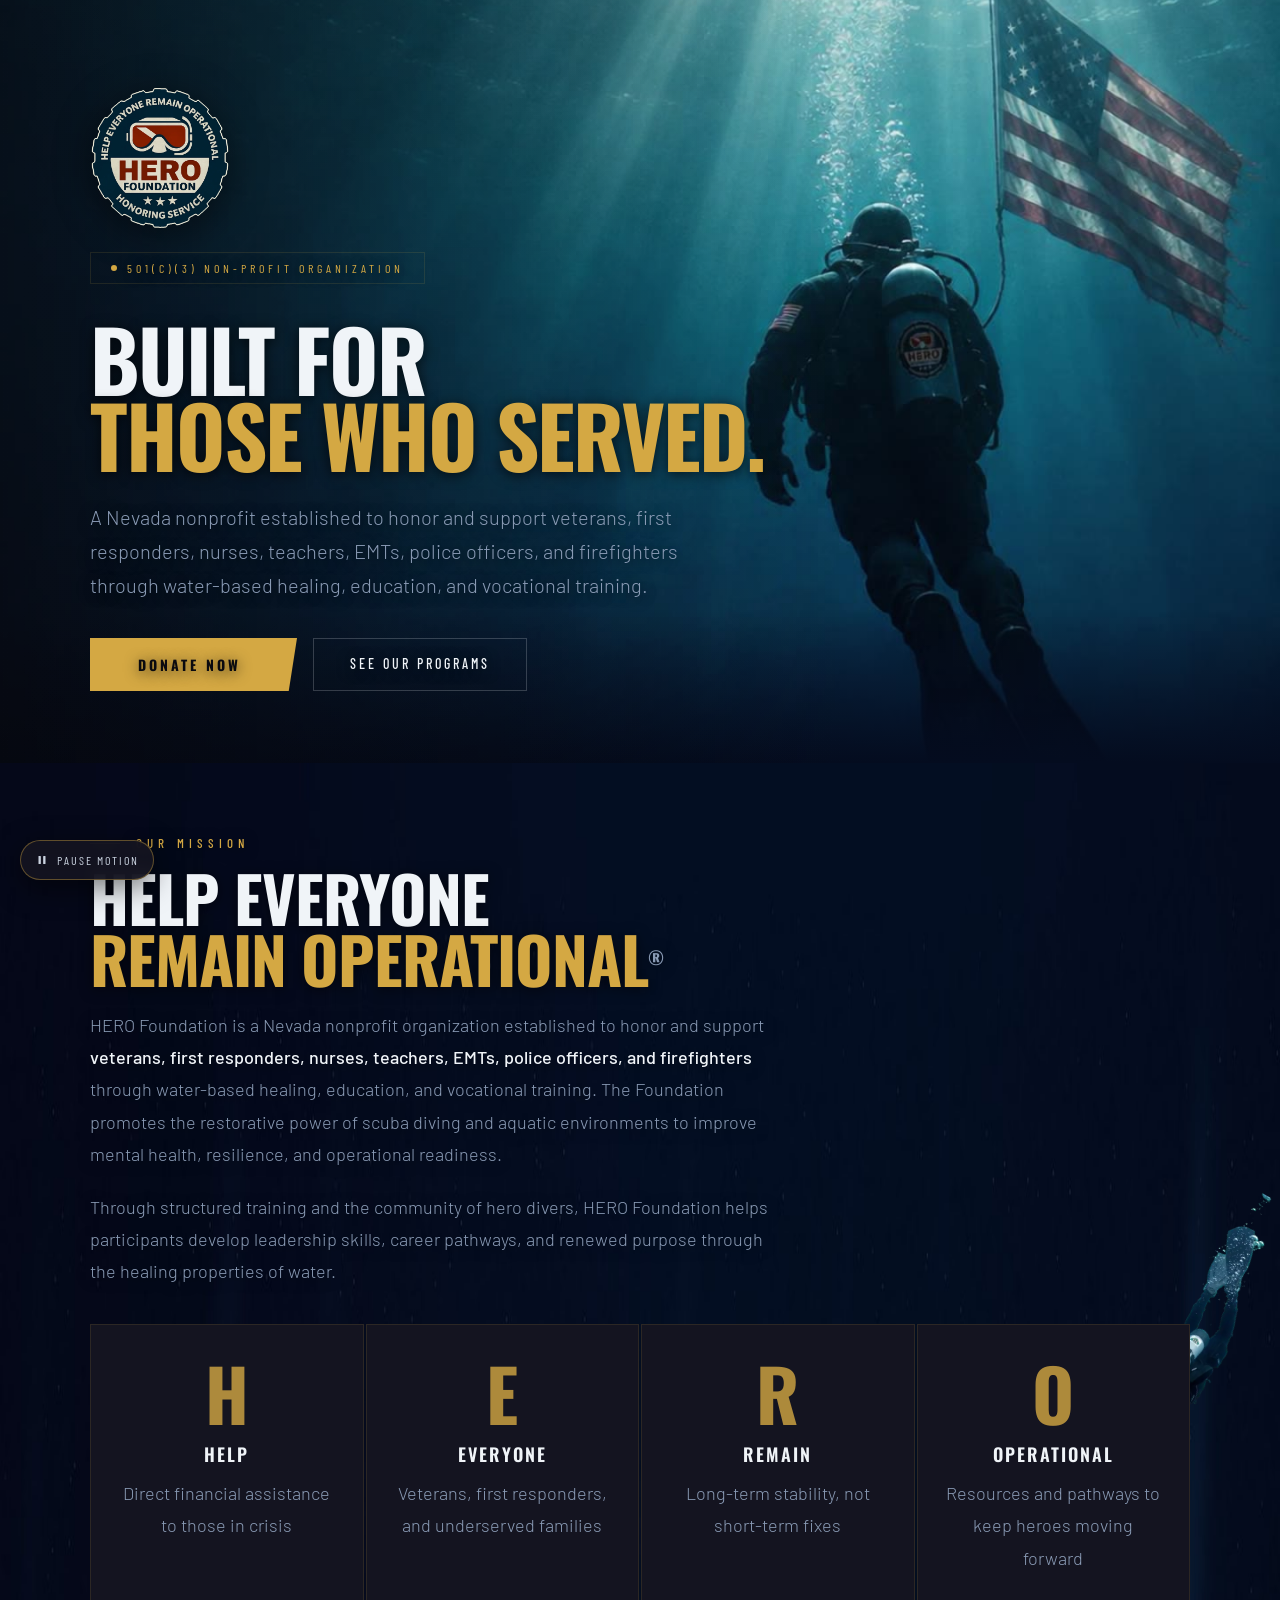
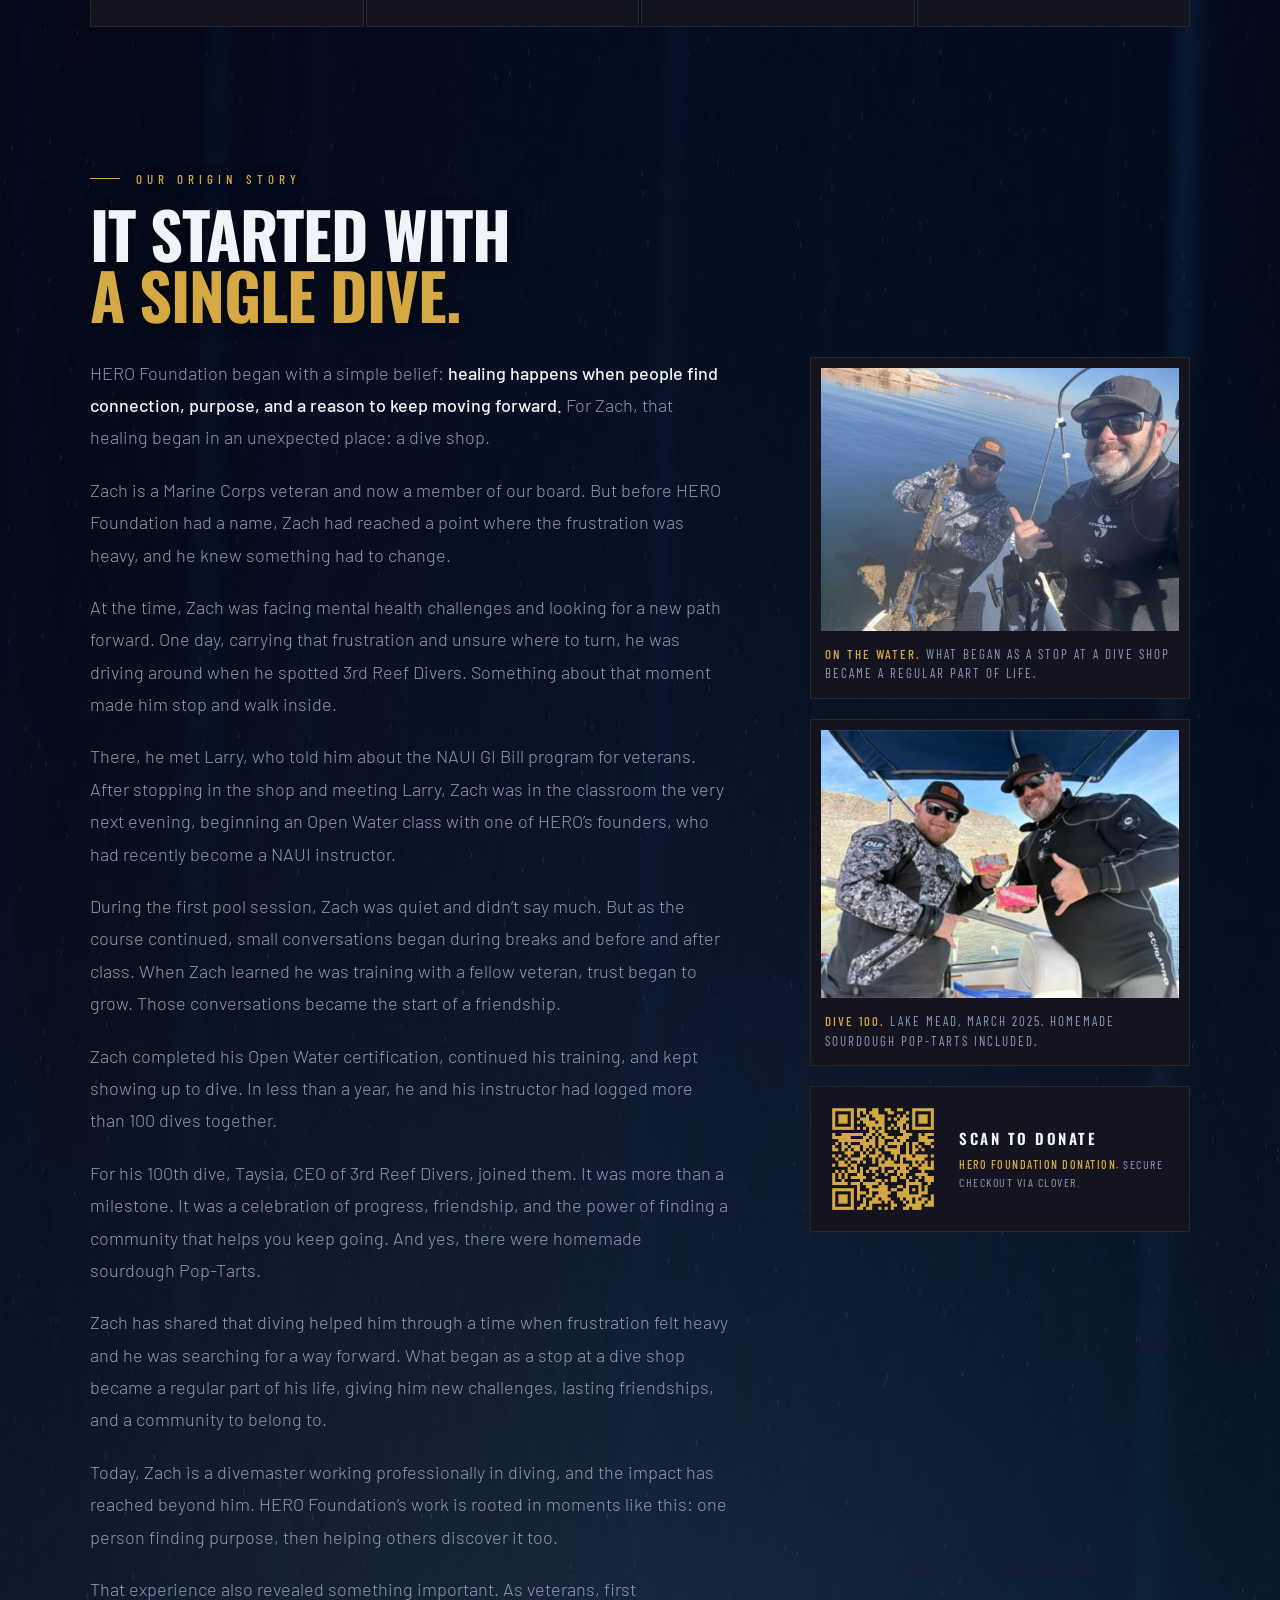
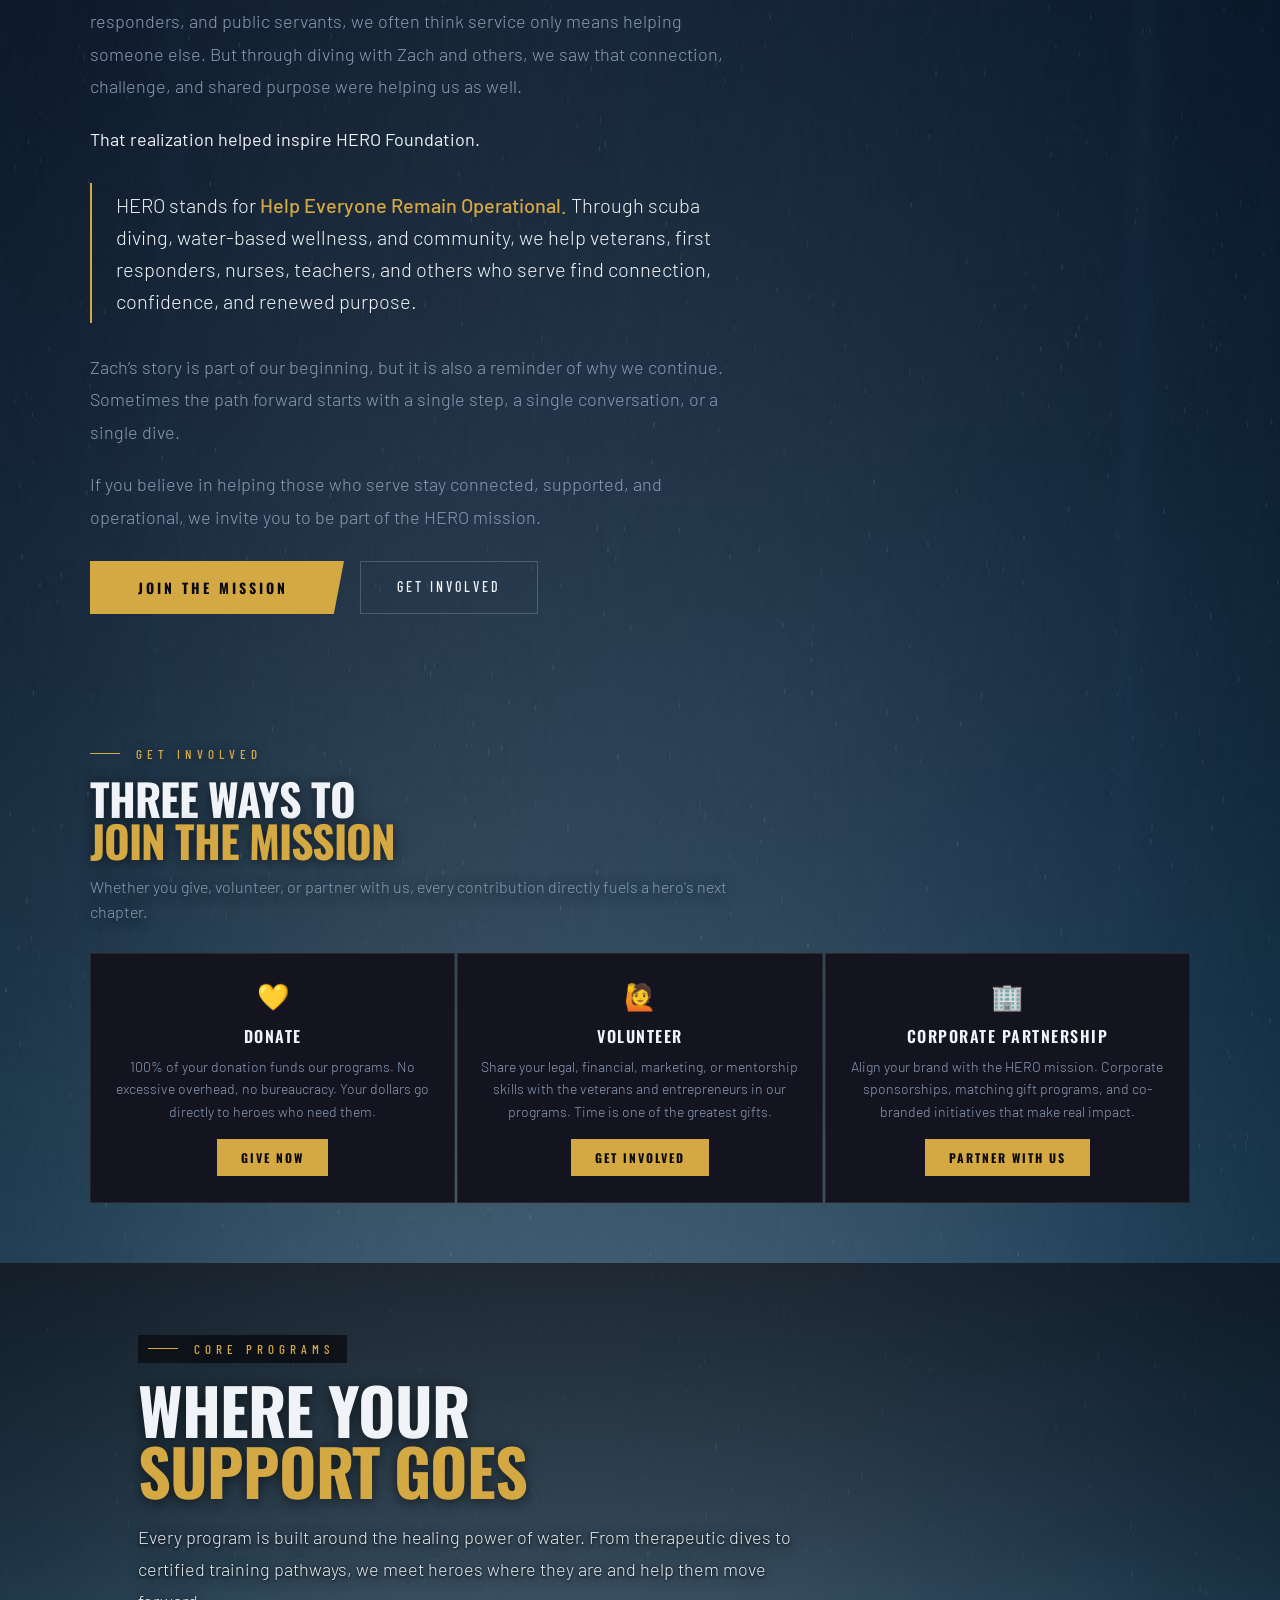
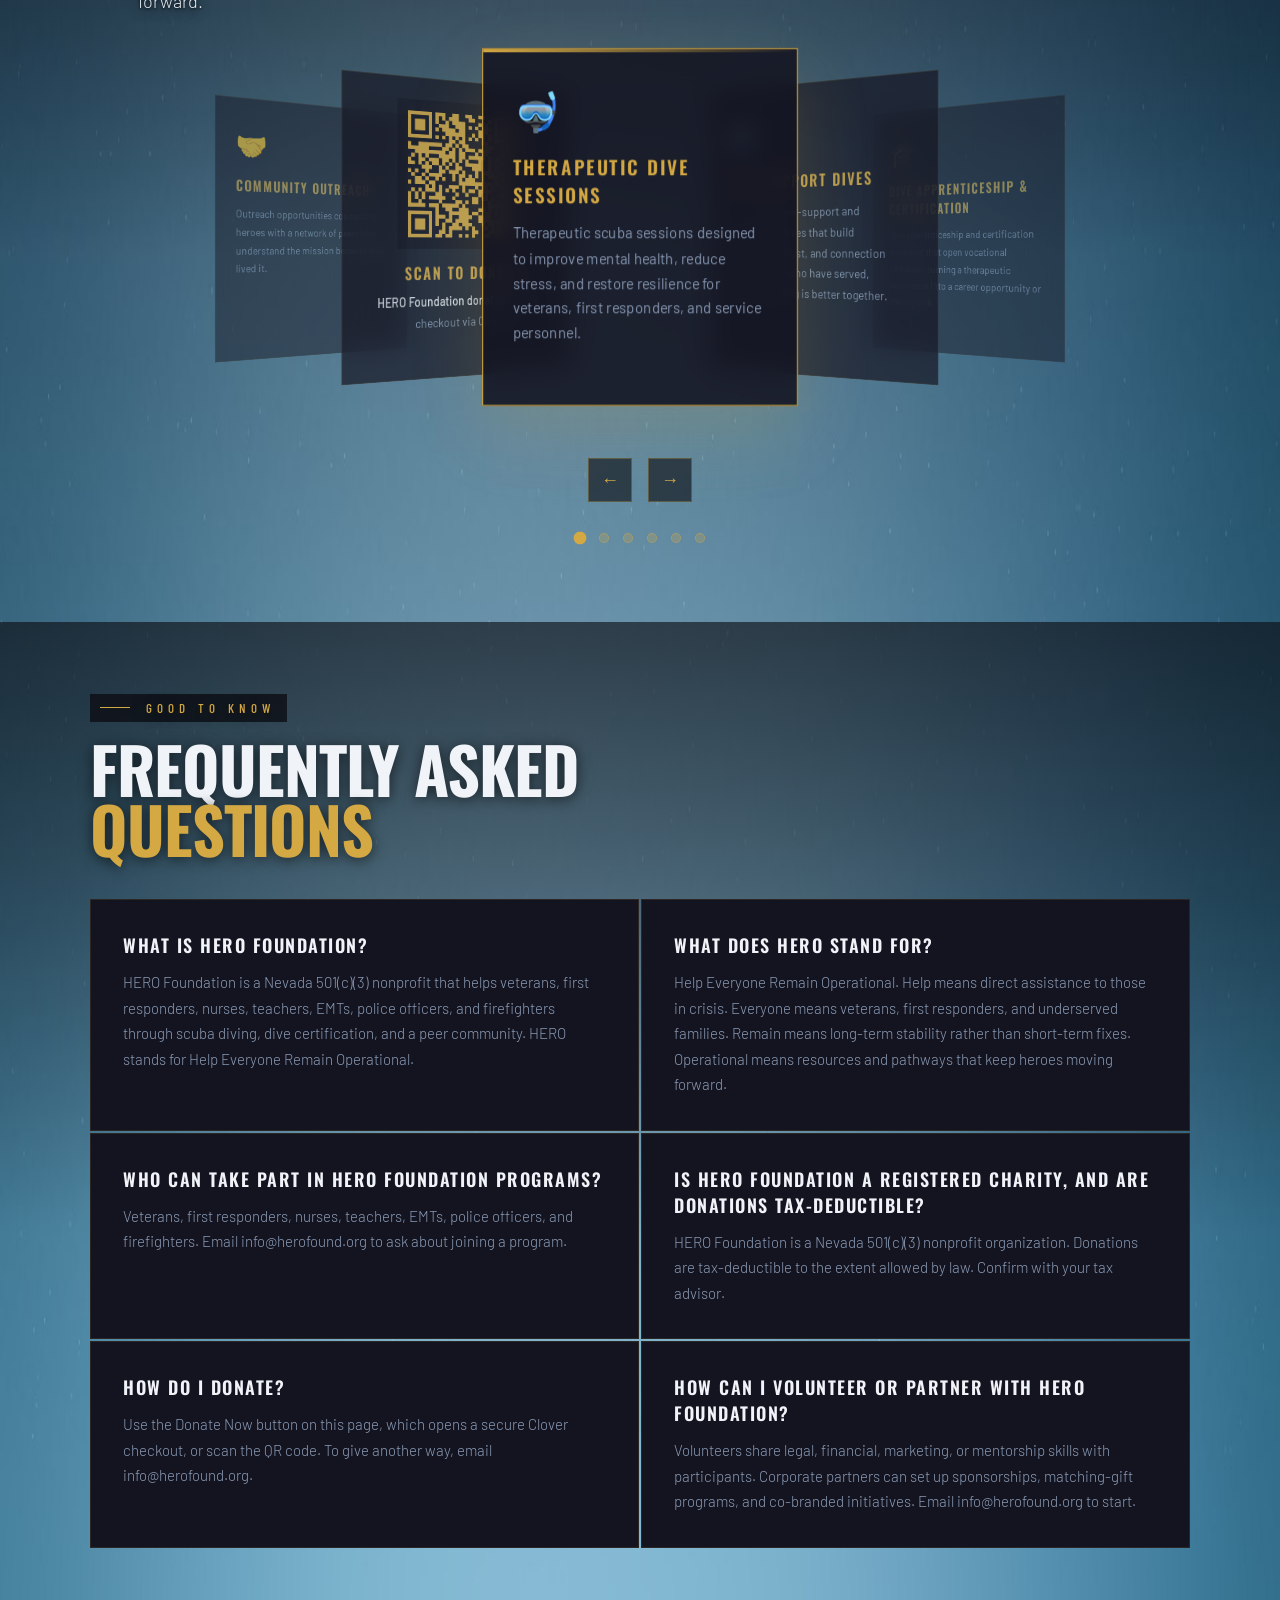
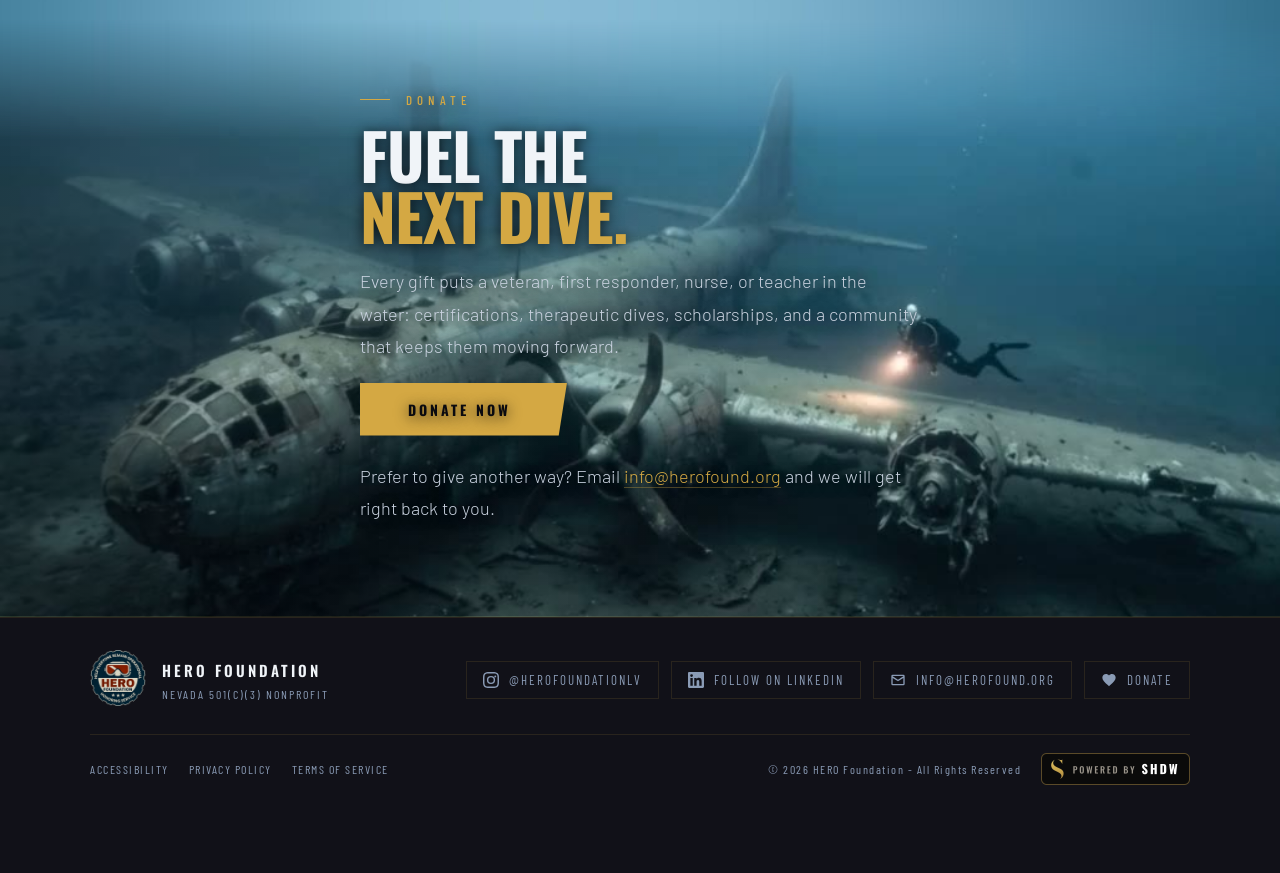
<file: index.html>
<!DOCTYPE html>
<html lang="en">
<head>
  <meta charset="UTF-8">
  <meta name="viewport" content="width=device-width, initial-scale=1.0">
  <title>HERO Foundation | Dive Therapy for Veterans &amp; First Responders</title>
  <meta name="description" content="Nevada 501(c)(3) helping veterans, first responders, nurses, and teachers heal through scuba diving and dive certification. Donate or volunteer today.">
  <link rel="canonical" href="https://herofound.org/">
  <meta name="robots" content="index, follow, max-image-preview:large">
  <meta name="theme-color" content="#0A0A0F">
  <link rel="icon" href="/favicon.ico" sizes="any">
  <link rel="icon" type="image/png" sizes="32x32" href="/favicon-32.png">
  <link rel="icon" type="image/png" sizes="192x192" href="/favicon-192.png">
  <link rel="apple-touch-icon" href="/apple-touch-icon.png">
  <link rel="manifest" href="/site.webmanifest">
  <meta property="og:type" content="website">
  <meta property="og:site_name" content="HERO Foundation">
  <meta property="og:locale" content="en_US">
  <meta property="og:url" content="https://herofound.org/">
  <meta property="og:title" content="HERO Foundation: Help Everyone Remain Operational">
  <meta property="og:description" content="A Nevada 501(c)(3) using scuba diving, dive certification, and community to help veterans, first responders, nurses, and teachers stay operational.">
  <meta property="og:image" content="https://herofound.org/og-image.jpg">
  <meta property="og:image:width" content="1200">
  <meta property="og:image:height" content="630">
  <meta property="og:image:alt" content="Scuba diver carrying an American flag underwater, lit by sunlight from the surface">
  <meta name="twitter:card" content="summary_large_image">
  <meta name="twitter:title" content="HERO Foundation: Help Everyone Remain Operational">
  <meta name="twitter:description" content="A Nevada 501(c)(3) using scuba diving, dive certification, and community to help veterans, first responders, nurses, and teachers stay operational.">
  <meta name="twitter:image" content="https://herofound.org/og-image.jpg">
  <meta name="twitter:image:alt" content="Scuba diver carrying an American flag underwater, lit by sunlight from the surface">
  <script type="application/ld+json">
  {
    "@context": "https://schema.org",
    "@graph": [
      {
        "@type": "NonprofitOrganization",
        "@id": "https://herofound.org/#organization",
        "name": "HERO Foundation",
        "alternateName": "Help Everyone Remain Operational",
        "slogan": "Help Everyone Remain Operational",
        "url": "https://herofound.org/",
        "image": "https://herofound.org/og-image.jpg",
        "logo": {
          "@type": "ImageObject",
          "url": "https://herofound.org/hero-foundation-logo-512.png",
          "width": 512,
          "height": 512
        },
        "email": "info@herofound.org",
        "description": "HERO Foundation (Help Everyone Remain Operational) is a Nevada 501(c)(3) nonprofit that uses scuba diving, dive certification, and peer community to support the mental health, resilience, and career pathways of veterans, first responders, nurses, teachers, EMTs, police officers, and firefighters.",
        "nonprofitStatus": "https://schema.org/Nonprofit501c3",
        "address": {
          "@type": "PostalAddress",
          "addressRegion": "NV",
          "addressCountry": "US"
        },
        "areaServed": {
          "@type": "State",
          "name": "Nevada"
        },
        "knowsAbout": [
          "Scuba diving therapy",
          "Veteran mental health",
          "First responder wellness",
          "Dive certification",
          "NAUI training"
        ],
        "sameAs": [
          "https://www.instagram.com/herofoundationlv/",
          "https://www.linkedin.com/company/hero-foundation"
        ],
        "contactPoint": {
          "@type": "ContactPoint",
          "email": "info@herofound.org",
          "contactType": "general inquiries",
          "availableLanguage": "English"
        },
        "potentialAction": {
          "@type": "DonateAction",
          "name": "Donate to HERO Foundation",
          "target": "https://link.clover.com/urlshortener/wZVcKj"
        }
      },
      {
        "@type": "WebSite",
        "@id": "https://herofound.org/#website",
        "url": "https://herofound.org/",
        "name": "HERO Foundation",
        "publisher": {
          "@id": "https://herofound.org/#organization"
        },
        "inLanguage": "en-US"
      },
      {
        "@type": "WebPage",
        "@id": "https://herofound.org/#webpage",
        "url": "https://herofound.org/",
        "name": "HERO Foundation | Dive Therapy for Veterans & First Responders",
        "description": "Nevada 501(c)(3) helping veterans, first responders, nurses, and teachers heal through scuba diving and dive certification. Donate or volunteer today.",
        "isPartOf": {
          "@id": "https://herofound.org/#website"
        },
        "about": {
          "@id": "https://herofound.org/#organization"
        },
        "primaryImageOfPage": {
          "@type": "ImageObject",
          "url": "https://herofound.org/og-image.jpg",
          "width": 1200,
          "height": 630,
          "caption": "Scuba diver carrying an American flag underwater, lit by sunlight from the surface"
        },
        "inLanguage": "en-US"
      },
      {
        "@type": "ItemList",
        "@id": "https://herofound.org/#programs-list",
        "name": "HERO Foundation core programs",
        "itemListOrder": "https://schema.org/ItemListOrderAscending",
        "itemListElement": [
          {
            "@type": "ListItem",
            "position": 1,
            "item": {
              "@type": "Service",
              "name": "Therapeutic Dive Sessions",
              "description": "Therapeutic scuba sessions designed to improve mental health, reduce stress, and restore resilience for veterans, first responders, and service personnel.",
              "provider": {
                "@id": "https://herofound.org/#organization"
              }
            }
          },
          {
            "@type": "ListItem",
            "position": 2,
            "item": {
              "@type": "Service",
              "name": "Peer-Support Dives",
              "description": "Structured peer-support and mentorship dives that build community, trust, and connection among those who have served, because healing is better together.",
              "provider": {
                "@id": "https://herofound.org/#organization"
              }
            }
          },
          {
            "@type": "ListItem",
            "position": 3,
            "item": {
              "@type": "Service",
              "name": "Dive Apprenticeship & Certification",
              "description": "Dive apprenticeship and certification programs that open vocational pathways, turning a therapeutic experience into a career opportunity or lifelong skill.",
              "provider": {
                "@id": "https://herofound.org/#organization"
              }
            }
          },
          {
            "@type": "ListItem",
            "position": 4,
            "item": {
              "@type": "Service",
              "name": "Educational Workshops",
              "description": "Workshops focused on stress recovery, ocean awareness, and personal development, providing tools that extend well beyond the water.",
              "provider": {
                "@id": "https://herofound.org/#organization"
              }
            }
          },
          {
            "@type": "ListItem",
            "position": 5,
            "item": {
              "@type": "Service",
              "name": "Community Outreach",
              "description": "Outreach opportunities connecting heroes with a network of peers who understand the mission because they lived it.",
              "provider": {
                "@id": "https://herofound.org/#organization"
              }
            }
          }
        ]
      },
      {
        "@type": "FAQPage",
        "@id": "https://herofound.org/#faq",
        "mainEntity": [
          {
            "@type": "Question",
            "name": "What is HERO Foundation?",
            "acceptedAnswer": {
              "@type": "Answer",
              "text": "HERO Foundation is a Nevada 501(c)(3) nonprofit that helps veterans, first responders, nurses, teachers, EMTs, police officers, and firefighters through scuba diving, dive certification, and a peer community. HERO stands for Help Everyone Remain Operational."
            }
          },
          {
            "@type": "Question",
            "name": "What does HERO stand for?",
            "acceptedAnswer": {
              "@type": "Answer",
              "text": "Help Everyone Remain Operational. Help means direct assistance to those in crisis. Everyone means veterans, first responders, and underserved families. Remain means long-term stability rather than short-term fixes. Operational means resources and pathways that keep heroes moving forward."
            }
          },
          {
            "@type": "Question",
            "name": "Who can take part in HERO Foundation programs?",
            "acceptedAnswer": {
              "@type": "Answer",
              "text": "Veterans, first responders, nurses, teachers, EMTs, police officers, and firefighters. Email info@herofound.org to ask about joining a program."
            }
          },
          {
            "@type": "Question",
            "name": "Is HERO Foundation a registered charity, and are donations tax-deductible?",
            "acceptedAnswer": {
              "@type": "Answer",
              "text": "HERO Foundation is a Nevada 501(c)(3) nonprofit organization. Donations are tax-deductible to the extent allowed by law. Confirm with your tax advisor."
            }
          },
          {
            "@type": "Question",
            "name": "How do I donate?",
            "acceptedAnswer": {
              "@type": "Answer",
              "text": "Use the Donate Now button on this page, which opens a secure Clover checkout, or scan the QR code. To give another way, email info@herofound.org."
            }
          },
          {
            "@type": "Question",
            "name": "How can I volunteer or partner with HERO Foundation?",
            "acceptedAnswer": {
              "@type": "Answer",
              "text": "Volunteers share legal, financial, marketing, or mentorship skills with participants. Corporate partners can set up sponsorships, matching-gift programs, and co-branded initiatives. Email info@herofound.org to start."
            }
          }
        ]
      }
    ]
  }
  </script>
  <link rel="preload" as="image" href="hero-diver-flag-poster.jpg">
  <link rel="preconnect" href="https://fonts.googleapis.com">
  <link rel="preconnect" href="https://fonts.gstatic.com" crossorigin>
  <link href="https://fonts.googleapis.com/css2?family=Oswald:wght@400;500;600;700&family=Barlow+Condensed:wght@300;400;500;600;700&family=Barlow:wght@300;400;500;600&display=swap" rel="stylesheet">
  <style>
    * { margin: 0; padding: 0; box-sizing: border-box; }
    [hidden] { display: none !important; }
    html { scroll-behavior: smooth; overflow-x: hidden; }

    :root {
      --white: #f0f4f8;
      --fog: #8a9bb5;
      --gold: #D4A843;
      --gold-dim: rgba(212,168,67,0.15);
      --gold-glow: rgba(212,168,67,0.08);
      --fund-dark: #0A0A0F;
      --fund-deep: #111118;
      --fund-card: #141420;
      --fund-border: rgba(212,168,67,0.12);
    }

    body {
      background: var(--fund-dark);
      color: var(--white);
      font-family: 'Barlow', sans-serif;
    }

    a { color: inherit; }
    a:hover { color: var(--white); }

    .foundation-page { background: var(--fund-dark); color: var(--white); font-family: 'Barlow', sans-serif; }
    html { scroll-padding-bottom: 96px; }
    a:focus-visible, button:focus-visible { outline: 2px solid var(--gold); outline-offset: 3px; }
    .skip-link {
      position: absolute; left: -999px; top: 8px; z-index: 1000;
      background: var(--gold); color: #0A0A0F; padding: 10px 16px; text-decoration: none;
      font-family: 'Oswald', sans-serif; font-size: 12px; letter-spacing: 2px; text-transform: uppercase;
    }
    .skip-link:focus { left: 8px; }
    .sr-only { position: absolute; width: 1px; height: 1px; padding: 0; margin: -1px; overflow: hidden; clip: rect(0,0,0,0); white-space: nowrap; border: 0; }

    .foundation-hero {
      min-height: 78vh;
      display: flex; align-items: center; justify-content: center;
      text-align: left; padding: 88px 48px 72px;
      position: relative; overflow: hidden;
      /* Poster frame sits under the looping video so the hero is never blank. */
      background: url('hero-diver-flag-poster.jpg') center 32% / cover no-repeat #060609;
    }

    .foundation-hero-video {
      position: absolute; inset: 0; z-index: 0;
      width: 100%; height: 100%;
      object-fit: cover; object-position: center 32%;
      pointer-events: none;
    }

    /* Gradient scrim over the video, under the copy. */
    .foundation-hero::before {
      content: ''; position: absolute; inset: 0; z-index: 1; pointer-events: none;
      background:
        linear-gradient(90deg, rgba(6,6,9,0.68) 0%, rgba(6,6,9,0.34) 38%, rgba(6,6,9,0) 66%),
        linear-gradient(180deg, rgba(6,6,9,0.10) 0%, rgba(10,10,15,0) 35%, rgba(10,10,15,0) 80%, #040c1f 100%);
    }

    @media (prefers-reduced-motion: reduce) {
      .foundation-hero-video { display: none; }
    }

    .foundation-hero-inner { width: 100%; max-width: 1100px; position: relative; z-index: 2; }
    .foundation-hero-copy { max-width: 760px; text-shadow: 0 2px 14px rgba(0,0,0,0.7); }
    .site-brand { display: block; width: max-content; margin-bottom: 24px; line-height: 0; }
    .site-brand img { width: 140px; height: 140px; display: block; filter: drop-shadow(0 6px 18px rgba(0,0,0,0.5)); }

    .foundation-badge {
      display: inline-flex; align-items: center; gap: 10px;
      font-family: 'Barlow Condensed', sans-serif; font-size: 12px;
      letter-spacing: 4px; text-transform: uppercase;
      color: var(--gold); border: 1px solid var(--fund-border);
      padding: 8px 20px; margin-bottom: 36px;
    }

    .foundation-badge::before {
      content: ''; width: 6px; height: 6px;
      background: var(--gold); border-radius: 50%;
      animation: pulse 2s ease-in-out infinite;
    }

    @keyframes pulse { 0%,100% { opacity:1; transform:scale(1); } 50% { opacity:0.5; transform:scale(1.4); } }

    .foundation-hero h1 {
      font-family: 'Oswald', sans-serif; font-weight: 700;
      font-size: clamp(48px, 6.6vw, 92px);
      line-height: 0.9; text-transform: uppercase; letter-spacing: -2px; margin-bottom: 28px;
    }

    .foundation-hero h1 em { font-style: normal; color: var(--gold); }

    .foundation-hero-sub {
      font-weight: 300; font-size: 20px; line-height: 1.7;
      color: var(--fog); max-width: 640px; margin: 0 0 36px;
    }

    .foundation-hero-actions { display: flex; gap: 16px; justify-content: flex-start; flex-wrap: wrap; }

    .btn-gold {
      display: inline-block; padding: 16px 48px;
      background: var(--gold); color: #0A0A0F;
      font-family: 'Oswald', sans-serif; font-weight: 700;
      font-size: 14px; letter-spacing: 3px; text-transform: uppercase;
      text-decoration: none; transition: all 0.3s ease;
      clip-path: polygon(0 0, 100% 0, 96% 100%, 0 100%); padding-right: 56px;
    }

    .btn-gold:hover { background: #e8ba50; transform: translateY(-2px); box-shadow: 0 8px 32px rgba(212,168,67,0.3); color: #0A0A0F; }

    .btn-fund-ghost {
      display: inline-block; padding: 16px 36px;
      background: transparent; color: var(--white);
      font-family: 'Barlow Condensed', sans-serif; font-weight: 500;
      font-size: 14px; letter-spacing: 3px; text-transform: uppercase;
      text-decoration: none; border: 1px solid rgba(240,244,248,0.2); transition: all 0.3s ease;
    }

    .btn-fund-ghost:hover { border-color: var(--gold); color: var(--gold); background: var(--gold-glow); }

    .foundation-stats {
      background: var(--fund-deep);
      border-top: 1px solid var(--fund-border);
      border-bottom: 1px solid var(--fund-border);
      padding: 36px 48px; display: flex; justify-content: center; flex-wrap: wrap;
    }

    .foundation-stat { text-align: center; flex: 1; min-width: 160px; padding: 0 32px; border-right: 1px solid var(--fund-border); display: flex; align-items: center; justify-content: center; }
    .foundation-stat:last-child { border-right: none; }

    .foundation-stat-title {
      font-family: 'Oswald', sans-serif; font-weight: 700;
      font-size: clamp(28px, 3.2vw, 44px); line-height: 1.05;
      text-transform: uppercase; letter-spacing: 1px; color: var(--gold);
    }

    .f-section { padding: 72px 48px; position: relative; overflow: hidden; }
    .f-section.dark { background: var(--fund-dark); }
    .f-section.deep { background: var(--fund-deep); }
    .f-wrap { max-width: 1100px; margin: 0 auto; position: relative; z-index: 5; }

    .f-tag {
      font-family: 'Barlow Condensed', sans-serif; font-weight: 500;
      font-size: 13px; letter-spacing: 5px; text-transform: uppercase;
      color: var(--gold); display: flex; align-items: center; gap: 16px; margin-bottom: 16px;
    }

    .f-tag::before { content: ''; width: 30px; height: 1px; background: var(--gold); }

    .f-section h2, .programs-section h2 {
      font-family: 'Oswald', sans-serif; font-weight: 700;
      font-size: clamp(36px, 5vw, 68px); line-height: 0.95;
      text-transform: uppercase; letter-spacing: -1px; margin-bottom: 20px;
    }

    .f-section h2 em, .programs-section h2 em { font-style: normal; color: var(--gold); }

    .f-section p, .programs-content > p {
      font-weight: 300; font-size: 18px; line-height: 1.8;
      color: var(--fog); max-width: 680px; margin-bottom: 20px;
    }

    .f-section p strong { color: var(--white); font-weight: 500; }

    .pillars-grid {
      display: grid; grid-template-columns: repeat(4, 1fr);
      gap: 2px; margin-top: 36px;
    }

    .f-pillar {
      background: var(--fund-card); border: 1px solid var(--fund-border);
      padding: 32px 24px; text-align: center; transition: all 0.3s ease;
    }

    .f-pillar:hover { border-color: var(--gold); background: var(--gold-glow); }

    .f-pillar-letter {
      font-family: 'Oswald', sans-serif; font-weight: 700;
      font-size: 72px; line-height: 1; color: var(--gold); opacity: 0.8; margin-bottom: 12px;
    }

    .f-pillar-word {
      font-family: 'Oswald', sans-serif; font-weight: 600;
      font-size: 18px; text-transform: uppercase; letter-spacing: 2px;
      color: var(--white); margin-bottom: 10px;
    }

    .f-pillar-desc { font-size: 14px; line-height: 1.6; color: var(--fog); margin: 0; }

    /* ── PROGRAMS COVERFLOW ── */
    .programs-section {
      position: relative; padding: 72px 0; overflow: hidden;
    }

    .programs-bg {
      position: absolute; inset: 0;
      background: url('programs-bg.jpg') center center / cover no-repeat;
    }

    .programs-bg::after {
      content: ''; position: absolute; inset: 0;
      background: linear-gradient(180deg,
        rgba(10,10,15,0.46) 0%,
        rgba(10,10,15,0.22) 40%,
        rgba(10,10,15,0.22) 60%,
        rgba(10,10,15,0.52) 100%);
    }

    .programs-content {
      position: relative; z-index: 5;
      max-width: 1100px; margin: 0 auto; padding: 0 48px;
    }
    .programs-content > .f-tag, .programs-content > h2, .programs-content > p { text-shadow: 0 2px 14px rgba(0,0,0,0.7); }

    /* coverflow stage */
    .coverflow-stage {
      position: relative; height: 380px;
      perspective: 1200px;
      margin-top: 40px; cursor: pointer;
      user-select: none;
    }

    .cf-track {
      position: relative; width: 100%; height: 100%;
      transform-style: preserve-3d;
    }

    .cf-card {
      position: absolute;
      width: 300px; height: 340px;
      top: 0; left: 50%; margin-left: -150px;
      background: rgba(20,20,32,0.88);
      border: 1px solid var(--fund-border);
      padding: 36px 28px;
      backdrop-filter: blur(12px);
      -webkit-backdrop-filter: blur(12px);
      transition: transform 0.9s cubic-bezier(0.25,0.46,0.45,0.94),
                  opacity 0.9s ease,
                  box-shadow 0.9s ease;
      will-change: transform, opacity;
      overflow: hidden;
    }

    .cf-card::before {
      content: ''; position: absolute; top: 0; left: 0;
      width: 100%; height: 3px;
      background: linear-gradient(90deg, var(--gold), transparent);
      transform: scaleX(0); transform-origin: left;
      transition: transform 0.4s ease;
    }

    .cf-card.cf-active::before { transform: scaleX(1); }
    .cf-card.cf-active { border-color: var(--gold); box-shadow: 0 24px 64px rgba(212,168,67,0.18); }

    .cf-card .program-icon { font-size: 36px; margin-bottom: 18px; display: block; }

    .cf-card h3 {
      font-family: 'Oswald', sans-serif; font-weight: 600;
      font-size: 18px; text-transform: uppercase; letter-spacing: 2px;
      color: var(--gold); margin-bottom: 12px;
    }

    .cf-card p { font-size: 14px; line-height: 1.7; color: var(--fog); margin: 0; }
    .cf-card.cf-donate { padding: 24px 28px; text-align: center; }
    .cf-card.cf-donate a { display: block; text-decoration: none; color: inherit; }
    .cf-card.cf-donate img { display: block; width: 168px; height: 168px; margin: 0 auto 14px; }
    .cf-card.cf-donate h3 { margin-bottom: 8px; }
    .cf-card.cf-donate p strong { color: var(--white); font-weight: 500; }

    /* nav dots */
    .cf-dots {
      display: flex; justify-content: center; gap: 0;
      margin-top: 24px;
    }

    /* Each dot is a 24px button (WCAG 2.5.8) drawing an 8px dot. */
    .cf-dot {
      width: 24px; height: 24px; padding: 0; border: 0; background: transparent;
      display: grid; place-items: center; cursor: pointer; appearance: none; -webkit-appearance: none;
    }
    .cf-dot::before {
      content: ''; width: 8px; height: 8px; border-radius: 50%;
      background: rgba(212,168,67,0.25);
      border: 1px solid rgba(212,168,67,0.4);
      transition: all 0.3s ease;
    }

    .cf-dot.active::before { background: var(--gold); transform: scale(1.3); }

    /* nav arrows */
    .cf-arrows {
      display: flex; justify-content: center; gap: 16px; margin-top: 20px;
    }

    .cf-arrow {
      width: 44px; height: 44px; padding: 0; font-family: inherit; appearance: none; -webkit-appearance: none;
      border: 1px solid rgba(212,168,67,0.3);
      background: rgba(10,10,15,0.6);
      color: var(--gold); font-size: 18px;
      display: flex; align-items: center; justify-content: center;
      cursor: pointer; transition: all 0.3s ease;
      backdrop-filter: blur(8px);
    }

    .cf-arrow:hover { border-color: var(--gold); background: rgba(212,168,67,0.1); }

    .impact-grid { display: grid; grid-template-columns: repeat(2, 1fr); gap: 2px; margin-top: 48px; }

    .impact-item {
      background: var(--fund-card); border: 1px solid var(--fund-border);
      padding: 36px; display: flex; gap: 24px; align-items: flex-start;
      transition: border-color 0.3s ease;
    }

    .impact-item:hover { border-color: var(--gold); }

    .impact-num {
      font-family: 'Oswald', sans-serif; font-weight: 700;
      font-size: 52px; line-height: 1; color: rgba(212,168,67,0.2); flex-shrink: 0;
    }

    .impact-item h3 {
      font-family: 'Oswald', sans-serif; font-weight: 600;
      font-size: 18px; text-transform: uppercase; letter-spacing: 1px;
      color: var(--white); margin-bottom: 8px;
    }

    .impact-item p { font-size: 15px; line-height: 1.7; color: var(--fog); margin: 0; }

    .ways-grid { display: grid; grid-template-columns: repeat(3, 1fr); gap: 2px; margin-top: 48px; }

    .way-card {
      background: var(--fund-card); border: 1px solid var(--fund-border);
      padding: 40px 32px; text-align: center; transition: all 0.3s ease;
    }

    .way-card:hover { border-color: var(--gold); background: var(--gold-glow); }

    .way-icon { font-size: 40px; margin-bottom: 20px; display: block; }

    .way-card h3 {
      font-family: 'Oswald', sans-serif; font-weight: 600;
      font-size: 20px; text-transform: uppercase; letter-spacing: 2px;
      color: var(--white); margin-bottom: 12px;
    }

    .way-card p { font-size: 15px; line-height: 1.7; color: var(--fog); margin: 0 0 24px; }

    .faq-grid { display: grid; grid-template-columns: repeat(2, 1fr); gap: 2px; margin-top: 40px; }
    .faq-item { background: var(--fund-card); border: 1px solid var(--fund-border); padding: 32px; }
    .faq-item h3 {
      font-family: 'Oswald', sans-serif; font-weight: 600;
      font-size: 18px; text-transform: uppercase; letter-spacing: 1.5px;
      color: var(--white); margin-bottom: 12px;
    }
    .faq-item p { font-size: 15px; line-height: 1.7; color: var(--fog); margin: 0; max-width: none; }

    .foundation-cta {
      padding: 88px 48px; text-align: center; position: relative; overflow: hidden;
      background: radial-gradient(ellipse at 50% 50%, rgba(212,168,67,0.08) 0%, transparent 60%),
                  linear-gradient(180deg, var(--fund-deep), var(--fund-dark));
    }

    .foundation-cta h2 {
      font-family: 'Oswald', sans-serif; font-weight: 700;
      font-size: clamp(44px, 6vw, 80px); line-height: 0.95;
      text-transform: uppercase; letter-spacing: -2px; margin-bottom: 20px;
    }

    .foundation-cta h2 em { font-style: normal; color: var(--gold); }

    .foundation-cta p {
      font-weight: 300; font-size: 18px; color: var(--fog);
      max-width: 520px; margin: 0 auto 40px; line-height: 1.6;
    }

    .foundation-cta-buttons { display: flex; gap: 16px; justify-content: center; flex-wrap: wrap; }

    /* ── ORIGIN STORY ── */
    .origin-grid {
      display: grid; grid-template-columns: minmax(0, 1fr) 380px;
      gap: 64px; align-items: start; margin-top: 32px;
    }
    .origin-story { order: 1; }
    .origin-story p { max-width: 640px; }
    .origin-lead { font-size: 22px; line-height: 1.6; color: var(--white); }
    .origin-story .origin-lead strong { font-weight: 500; }
    .origin-story .origin-turn { color: var(--white); font-weight: 400; }
    .origin-callout { border-left: 2px solid var(--gold); padding: 6px 0 6px 24px; margin: 28px 0; }
    .origin-callout p { margin: 0; color: var(--white); font-size: 20px; line-height: 1.6; }
    .origin-callout p em { color: var(--gold); font-style: normal; font-weight: 500; }
    .origin-actions { display: flex; gap: 16px; flex-wrap: wrap; margin-top: 28px; }
    .origin-photos { order: 2; position: sticky; top: 32px; display: grid; gap: 20px; }
    .origin-photo {
      margin: 0; background: var(--fund-card); border: 1px solid var(--fund-border);
      padding: 10px; transition: border-color 0.3s ease;
    }
    .origin-photo:hover { border-color: var(--gold); }
    .origin-photo img { display: block; width: 100%; height: auto; }
    .origin-photo figcaption {
      font-family: 'Barlow Condensed', sans-serif; font-size: 13px; letter-spacing: 2px;
      text-transform: uppercase; color: var(--fog); padding: 14px 4px 4px; line-height: 1.5;
    }
    .origin-photo figcaption strong { color: var(--gold); font-weight: 500; }
    .origin-qr {
      display: flex; align-items: center; gap: 16px;
      background: var(--fund-card); border: 1px solid var(--fund-border);
      padding: 12px 16px 12px 12px; text-decoration: none; color: inherit;
      transition: border-color 0.3s ease;
    }
    .origin-qr:hover { border-color: var(--gold); color: inherit; }
    .origin-qr img { display: block; width: 120px; height: 120px; flex-shrink: 0; }
    .origin-qr-label {
      font-family: 'Oswald', sans-serif; font-weight: 600; font-size: 15px;
      letter-spacing: 2.5px; text-transform: uppercase; color: var(--white); margin-bottom: 6px;
    }
    .origin-qr-sub {
      font-family: 'Barlow Condensed', sans-serif; font-size: 12px; letter-spacing: 1.5px;
      text-transform: uppercase; color: var(--fog); line-height: 1.5;
    }
    .origin-qr-sub strong { color: var(--gold); font-weight: 500; }

    /* ── WATER COLUMN + DESCENDING DIVER ── */
    /* One continuous dive: the flag diver at the surface, open water through the middle sections,
       the B-29 on the lakebed. The connector image stretches over every section between the two videos. */
    .dive-scope { position: relative; }
    .water-column {
      position: relative;
      background: url('water-column.jpg') center / 100% 100% no-repeat #040c1f;
    }
    .water-column .f-section.dark, .water-column .f-section.deep, .water-column .programs-section { background: transparent; }
    .water-column .programs-bg { display: none; }
    .water-column .f-tag, .water-column h2, .water-column .f-section > .f-wrap > p { text-shadow: 0 2px 14px rgba(0,0,0,0.6); }
    /* The lower half of the column is bright: darken the top of the two sections that sit on it. */
    .water-column .programs-section::before, .water-column #faq::before {
      content: ''; position: absolute; left: 0; right: 0; top: 0; height: 62%; pointer-events: none;
      background: linear-gradient(180deg, rgba(10,10,15,0.62) 0%, rgba(10,10,15,0.38) 45%, rgba(10,10,15,0) 100%);
    }
    .water-column .programs-content > p { color: #e6ecf3; text-shadow: 0 1px 3px rgba(0,0,0,0.9), 0 2px 14px rgba(0,0,0,0.7); }
    .water-column .programs-content > .f-tag, .water-column #faq .f-tag {
      background: rgba(10,10,15,0.74); padding: 6px 12px 6px 10px; width: max-content; max-width: 100%;
    }

    /* The diver rides above the videos and scrims (z 0/1) and below the copy (.f-wrap is z 5). */
    .dive-layer { position: absolute; inset: 0; z-index: 2; pointer-events: none; overflow: hidden; }
    .dive-diver {
      position: absolute; left: 0; top: 0;
      width: clamp(64px, 7.5vw, 112px); aspect-ratio: 240 / 773;
      will-change: transform; opacity: 0; transition: opacity 0.6s ease;
    }
    .dive-diver.ready { opacity: 1; }
    .dive-diver img { width: 100%; height: 100%; display: block; }
    /* Tablets have no gutter: a smaller diver rides the very edge, behind the content. */
    @media (max-width: 1199px) { .dive-diver { width: 60px; } }
    /* Phones: single column, no clear lane, so the diver sits out and only the water column shows. */
    @media (max-width: 767px) { .dive-layer { display: none; } }

    /* ── DONATE ── */
    .donate-section {
      /* Poster frame sits under the looping video so the section is never blank. */
      background: url('donate-wreck-poster.jpg') left 45% / 125% auto no-repeat var(--fund-dark);
      border-bottom: 1px solid var(--fund-border);
    }

    .donate-video {
      position: absolute; inset: 0; z-index: 0;
      /* Clip is mirrored; running it 125% wide from the left edge puts the diver in the clear right third. */
      width: 125%; height: 100%;
      object-fit: cover; object-position: left 45%;
      pointer-events: none;
    }

    /* Gradient scrim over the video, under the copy (.f-wrap is z-index 5). */
    .donate-section::before {
      content: ''; position: absolute; inset: 0; z-index: 1; pointer-events: none;
      background:
        linear-gradient(90deg, rgba(10,10,15,0.38) 0%, rgba(10,10,15,0.18) 38%, rgba(10,10,15,0) 66%);
    }

    /* Seam: the bottom rows of the water column, stretched and faded into the top of the wreck clip. */
    .donate-section::after {
      content: ''; position: absolute; left: 0; right: 0; top: 0; height: 120px; z-index: 1; pointer-events: none;
      background: url('water-column-edge.jpg') center top / 100% 100% no-repeat;
      -webkit-mask-image: linear-gradient(180deg, #000 0%, rgba(0,0,0,0) 100%);
      mask-image: linear-gradient(180deg, #000 0%, rgba(0,0,0,0) 100%);
    }

    @media (prefers-reduced-motion: reduce) {
      .donate-video { display: none; }
    }
    .donate-section { min-height: 440px; display: flex; align-items: center; }
    .donate-copy { position: relative; text-shadow: 0 2px 14px rgba(0,0,0,0.75); }
    .donate-copy p { max-width: 560px; color: #c9d2df; }
    .donate-actions { display: flex; gap: 16px; flex-wrap: wrap; align-items: center; margin-top: 8px; }
    .donate-alt { font-size: 15px; margin: 24px 0 0; }
    .donate-alt a { color: var(--gold); text-decoration: none; border-bottom: 1px solid rgba(212,168,67,0.35); }
    .donate-alt a:hover { color: var(--white); border-color: var(--white); }
    .donate-qr-frame { background: var(--fund-card); padding: 0; margin: 0 auto 18px; width: 100%; max-width: 272px; }
    .donate-qr-frame img { display: block; width: 100%; height: auto; }

    /* ── FLOATING DONATE PILL ── */
    .donate-fab {
      position: fixed; right: 20px; bottom: calc(20px + env(safe-area-inset-bottom, 0px));
      z-index: 900; display: flex; align-items: center; gap: 8px;
      opacity: 0; transform: translateY(16px); pointer-events: none;
      transition: opacity 0.4s ease, transform 0.4s ease;
    }
    .donate-fab.show { opacity: 1; transform: translateY(0); pointer-events: auto; }
    .donate-fab-link {
      display: inline-flex; align-items: center; gap: 8px;
      background: var(--gold); color: #0A0A0F; text-decoration: none;
      font-family: 'Oswald', sans-serif; font-weight: 700; font-size: 12px;
      letter-spacing: 2.5px; text-transform: uppercase;
      padding: 12px 18px; border-radius: 999px;
      box-shadow: 0 8px 28px rgba(0,0,0,0.5), 0 0 0 1px rgba(212,168,67,0.4);
      transition: background 0.3s ease, transform 0.3s ease;
    }
    .donate-fab-link:hover { background: #e8ba50; color: #0A0A0F; transform: translateY(-2px); }
    .donate-fab-link svg { width: 14px; height: 14px; }
    .donate-fab-qr { position: relative; }
    .donate-fab-qr-btn {
      width: 42px; height: 42px; border-radius: 50%; cursor: pointer;
      background: rgba(20,20,32,0.92); color: var(--gold);
      border: 1px solid rgba(212,168,67,0.4);
      display: inline-flex; align-items: center; justify-content: center;
      backdrop-filter: blur(8px); -webkit-backdrop-filter: blur(8px);
      transition: all 0.3s ease; box-shadow: 0 8px 28px rgba(0,0,0,0.5);
    }
    .donate-fab-qr-btn:hover, .donate-fab-qr-btn[aria-expanded="true"] { border-color: var(--gold); background: rgba(212,168,67,0.14); }
    .donate-fab-qr-btn svg { width: 18px; height: 18px; }
    .donate-pop {
      position: absolute; right: 0; bottom: calc(100% + 12px);
      width: 220px; background: var(--fund-card); border: 1px solid var(--fund-border);
      padding: 16px; text-align: center; box-shadow: 0 24px 64px rgba(0,0,0,0.55);
    }
    .donate-pop .donate-qr-frame { margin-bottom: 12px; }
    .donate-pop p {
      margin: 0; font-family: 'Barlow Condensed', sans-serif; font-size: 12px;
      letter-spacing: 2px; text-transform: uppercase; color: var(--fog); line-height: 1.5;
    }
    .donate-pop p strong { color: var(--white); font-weight: 500; display: block; font-size: 13px; }
    .donate-fab-link:focus-visible, .donate-fab-qr-btn:focus-visible { outline: 2px solid var(--white); outline-offset: 3px; }

    /* ── FOOTER ── */
    .foundation-footer {
      border-top: 1px solid var(--fund-border); background: var(--fund-deep);
      /* Extra bottom room so the fixed Pause motion control never sits over the legal links. */
      padding: 32px 48px 88px;
    }
    .footer-wrap {
      max-width: 1100px; margin: 0 auto;
      display: flex; justify-content: space-between; align-items: center; gap: 24px; flex-wrap: wrap;
    }
    .footer-brand {
      font-family: 'Oswald', sans-serif; font-weight: 600; font-size: 15px;
      letter-spacing: 3px; text-transform: uppercase; color: var(--white);
      display: flex; align-items: center; gap: 16px;
    }
    .footer-logo { width: 56px; height: 56px; flex: none; }
    .footer-brand span {
      display: block; font-family: 'Barlow Condensed', sans-serif; font-weight: 400;
      font-size: 12px; letter-spacing: 2px; color: var(--fog); margin-top: 6px;
    }
    .footer-links { display: flex; align-items: center; gap: 12px; flex-wrap: wrap; }
    .footer-link {
      display: inline-flex; align-items: center; gap: 10px;
      font-family: 'Barlow Condensed', sans-serif; font-size: 13px; letter-spacing: 2px;
      text-transform: uppercase; color: var(--fog); text-decoration: none;
      border: 1px solid var(--fund-border); padding: 10px 16px; transition: all 0.3s ease;
    }
    .footer-link:hover { color: var(--gold); border-color: var(--gold); background: var(--gold-glow); }
    .footer-link svg { width: 16px; height: 16px; fill: currentColor; }
    .footer-bottom {
      max-width: 1100px; margin: 24px auto 0; padding-top: 18px; border-top: 1px solid var(--fund-border);
      display: flex; justify-content: space-between; align-items: center; gap: 12px 24px; flex-wrap: wrap;
    }
    .footer-legal { display: flex; gap: 20px; flex-wrap: wrap; }
    .footer-legal a {
      font-family: 'Barlow Condensed', sans-serif; font-size: 12px; letter-spacing: 1.5px; text-transform: uppercase;
      color: var(--fog); text-decoration: none; border-bottom: 1px solid transparent; transition: all 0.3s ease;
    }
    .footer-legal a:hover { color: var(--gold); border-color: var(--gold); }
    .footer-copy { font-family: 'Barlow Condensed', sans-serif; font-size: 12px; letter-spacing: 1.5px; color: var(--fog); margin: 0; }
    /* Copyright and the small Powered by SHDW badge sit together at the right end of the bottom row. */
    .footer-meta { display: flex; align-items: center; gap: 12px 20px; flex-wrap: wrap; }
    .footer-badge { display: inline-flex; flex: none; line-height: 0; border-radius: 5px; }
    .footer-badge img { display: block; width: 149px; height: 32px; }

    @media (max-width: 1024px) {
      .origin-grid { grid-template-columns: minmax(0, 1fr) 320px; gap: 40px; }
    }

    /* ── COMPACT SECTION (Get Involved) ── */
    .btn-sm { display: inline-block; padding: 10px 24px; font-size: 12px; letter-spacing: 2px; clip-path: none; }
    .f-section-compact { padding: 60px 48px; }
    .f-section-compact h2 { font-size: clamp(28px, 3.6vw, 44px); margin-bottom: 12px; }
    .f-section-compact > .f-wrap > p { font-size: 16px; line-height: 1.6; margin-bottom: 0; }
    .f-section-compact .ways-grid { margin-top: 28px; }
    .f-section-compact .way-card { padding: 26px 22px; }
    .f-section-compact .way-icon { font-size: 26px; margin-bottom: 12px; }
    .f-section-compact .way-card h3 { font-size: 16px; letter-spacing: 1.5px; margin-bottom: 8px; }
    .f-section-compact .way-card p { font-size: 14px; line-height: 1.6; margin: 0 0 16px; }

    /* Reveal animations */
    .reveal { opacity: 0; transform: translateY(24px); transition: opacity 0.7s ease, transform 0.7s ease; }
    .reveal.visible { opacity: 1; transform: translateY(0); }
    .reveal-delay-1 { transition-delay: 0.1s; }
    .reveal-delay-2 { transition-delay: 0.2s; }
    .reveal-delay-3 { transition-delay: 0.3s; }
    .reveal-delay-4 { transition-delay: 0.4s; }

    @media (max-width: 768px) {
      .foundation-hero { padding: 72px 24px 56px; }
      .foundation-stats { flex-direction: column; }
      .foundation-stat { border-right: none; border-bottom: 1px solid var(--fund-border); padding: 18px 0; }
      .foundation-stat:last-child { border-bottom: none; }
      .f-section { padding: 48px 24px; }
      .f-section-compact { padding: 40px 24px; }
      .pillars-grid { grid-template-columns: repeat(2, 1fr); }
      .ways-grid { grid-template-columns: 1fr; }
      .faq-grid { grid-template-columns: 1fr; }
      .coverflow-stage { height: 420px; }
      .cf-card { width: 260px; margin-left: -130px; }
      .impact-grid { grid-template-columns: 1fr; }
      .foundation-hero {
        text-align: center;
        background: url('hero-diver-flag-poster.jpg') 72% 30% / cover no-repeat #060609;
      }
      .foundation-hero-video { object-position: 72% 30%; }
      .foundation-hero::before {
        background:
          linear-gradient(180deg, rgba(6,6,9,0.46) 0%, rgba(6,6,9,0.40) 50%, rgba(10,10,15,0.78) 88%, #040c1f 100%);
      }
      .foundation-hero-copy { max-width: none; }
      .site-brand { margin: 0 auto 18px; }
      .site-brand img { width: 104px; height: 104px; }
      .foundation-hero-sub { margin: 0 auto 40px; }
      .foundation-hero-actions { justify-content: center; }
      .origin-grid { grid-template-columns: 1fr; gap: 40px; }
      .origin-photos { order: 0; position: static; }
      .donate-section {
        background: url('donate-wreck-poster.jpg') 41% center / cover no-repeat var(--fund-dark);
      }
      /* Crop so the diver swims at the right edge, beside the ragged line ends; keep the scrim light so it reads. */
      .donate-video { width: 100%; object-position: 41% center; }
      .donate-section::before {
        background:
          linear-gradient(180deg, rgba(10,10,15,0.08) 0%, rgba(10,10,15,0.05) 50%, rgba(10,10,15,0.50) 100%);
      }
      .donate-fab { right: 16px; }
      .donate-fab-qr { display: none; }
      .foundation-footer { padding: 32px 24px 88px; }
      .footer-wrap, .footer-bottom { flex-direction: column; align-items: flex-start; }
    }

    @media (max-width: 420px) {
      .pillars-grid { grid-template-columns: 1fr; }
    }
  </style>
  <!-- Loaded after the page styles so its cursor rules win over the pointer rules above. -->
  <link rel="stylesheet" href="/cursor.css">
</head>
<body>

<div class="foundation-page">
  <a class="skip-link" href="#diveScope">Skip to content</a>

  <main class="dive-scope" id="diveScope" tabindex="-1">
  <div class="dive-layer" id="diveLayer" aria-hidden="true"><div class="dive-diver" id="diver"><img id="diverImg" alt="" src="diver/diver_00.webp" decoding="async"></div></div>

  <!-- HERO -->
  <section class="foundation-hero">
    <video class="foundation-hero-video" autoplay muted loop playsinline preload="auto" poster="hero-diver-flag-poster.jpg" aria-hidden="true" tabindex="-1">
      <source src="hero-diver-flag.mp4" type="video/mp4">
    </video>
    <div class="foundation-hero-inner">
      <div class="foundation-hero-copy">
      <a class="site-brand" href="/" aria-label="HERO Foundation home"><picture><source type="image/webp" srcset="hero-foundation-logo-512.webp"><img src="hero-foundation-logo-512.png" alt="HERO Foundation badge: red dive goggles above the words HERO Foundation, Honoring Service" width="140" height="140"></picture></a>
      <div class="foundation-badge reveal">501(c)(3) Non-Profit Organization</div>
      <h1 class="reveal reveal-delay-1">BUILT FOR<br><em>THOSE WHO SERVED.</em></h1>
      <p class="foundation-hero-sub reveal reveal-delay-2">A Nevada nonprofit established to honor and support veterans, first responders, nurses, teachers, EMTs, police officers, and firefighters through water-based healing, education, and vocational training.</p>
      <div class="foundation-hero-actions reveal reveal-delay-3">
        <a href="https://link.clover.com/urlshortener/wZVcKj" class="btn-gold" target="_blank" rel="noopener">Donate Now</a>
        <a href="#programs" class="btn-fund-ghost">See Our Programs</a>
      </div>
      </div>
    </div>
  </section>

  <!-- STATS: hidden for now (Oct 2026). To restore, delete this comment opener and the matching closer after the closing div.
  <div class="foundation-stats">
    <div class="foundation-stat reveal">
      <div class="foundation-stat-title">Heroes Supported</div>
    </div>
    <div class="foundation-stat reveal reveal-delay-1">
      <div class="foundation-stat-title">Community Partners</div>
    </div>
    <div class="foundation-stat reveal reveal-delay-2">
      <div class="foundation-stat-title">Mission Driven</div>
    </div>
    <div class="foundation-stat reveal reveal-delay-3">
      <div class="foundation-stat-title">Core Programs</div>
    </div>
  </div>
  -->

  <div class="water-column">

  <!-- MISSION -->
  <section class="f-section dark">
    <div class="f-wrap">
      <div class="f-tag reveal">Our Mission</div>
      <h2 class="reveal reveal-delay-1">HELP EVERYONE<br><em>REMAIN OPERATIONAL</em><sup style="font-size:18px; color:var(--fog);">®</sup></h2>
      <p class="reveal reveal-delay-2">HERO Foundation is a Nevada nonprofit organization established to honor and support <strong>veterans, first responders, nurses, teachers, EMTs, police officers, and firefighters</strong> through water-based healing, education, and vocational training. The Foundation promotes the restorative power of scuba diving and aquatic environments to improve mental health, resilience, and operational readiness.</p>
      <p class="reveal reveal-delay-3">Through structured training and the community of hero divers, HERO Foundation helps participants develop leadership skills, career pathways, and renewed purpose through the healing properties of water.</p>

      <div class="pillars-grid">
        <div class="f-pillar reveal">
          <div class="f-pillar-letter">H</div>
          <div class="f-pillar-word">Help</div>
          <p class="f-pillar-desc">Direct financial assistance to those in crisis</p>
        </div>
        <div class="f-pillar reveal reveal-delay-1">
          <div class="f-pillar-letter">E</div>
          <div class="f-pillar-word">Everyone</div>
          <p class="f-pillar-desc">Veterans, first responders, and underserved families</p>
        </div>
        <div class="f-pillar reveal reveal-delay-2">
          <div class="f-pillar-letter">R</div>
          <div class="f-pillar-word">Remain</div>
          <p class="f-pillar-desc">Long-term stability, not short-term fixes</p>
        </div>
        <div class="f-pillar reveal reveal-delay-3">
          <div class="f-pillar-letter">O</div>
          <div class="f-pillar-word">Operational</div>
          <p class="f-pillar-desc">Resources and pathways to keep heroes moving forward</p>
        </div>
      </div>
    </div>
  </section>

  <!-- ORIGIN STORY -->
  <section class="f-section deep" id="origin">
    <div class="f-wrap">
      <div class="f-tag reveal">Our Origin Story</div>
      <h2 class="reveal reveal-delay-1">IT STARTED WITH<br><em>A SINGLE DIVE.</em></h2>

      <div class="origin-grid">
        <div class="origin-photos">
          <figure class="origin-photo reveal">
            <img src="origin-recovery.jpg" alt="Two divers on a boat, one holding up a recovered anchor chain and the other giving a shaka sign" loading="lazy" width="1179" height="867">
            <figcaption><strong>On the water.</strong> What began as a stop at a dive shop became a regular part of life.</figcaption>
          </figure>
          <figure class="origin-photo reveal reveal-delay-1">
            <img src="origin-dive-100.jpg" alt="Two divers on a boat at Lake Mead holding homemade sourdough Pop-Tarts to celebrate a 100th dive" loading="lazy" width="709" height="532">
            <figcaption><strong>Dive 100.</strong> Lake Mead, March 2025. Homemade sourdough Pop-Tarts included.</figcaption>
          </figure>
          <a class="origin-qr reveal reveal-delay-2" href="https://link.clover.com/urlshortener/wZVcKj" target="_blank" rel="noopener" aria-label="Open the HERO Foundation donation page">
            <img src="donate-qr-gold.png" alt="QR code linking to the HERO Foundation donation page" width="624" height="624" loading="lazy">
            <div>
              <div class="origin-qr-label">Scan to Donate</div>
              <div class="origin-qr-sub"><strong>HERO Foundation donation.</strong> Secure checkout via Clover.</div>
            </div>
          </a>
        </div>

        <div class="origin-story">
          <p class="origin-lead reveal">HERO Foundation began with a simple belief: <strong>healing happens when people find connection, purpose, and a reason to keep moving forward.</strong> For Zach, that healing began in an unexpected place: a dive shop.</p>
          <p class="reveal">Zach is a Marine Corps veteran and now a member of our board. But before HERO Foundation had a name, Zach had reached a point where the frustration was heavy, and he knew something had to change.</p>
          <p class="reveal">At the time, Zach was facing mental health challenges and looking for a new path forward. One day, carrying that frustration and unsure where to turn, he was driving around when he spotted 3rd Reef Divers. Something about that moment made him stop and walk inside.</p>
          <p class="reveal">There, he met Larry, who told him about the NAUI GI Bill program for veterans. After stopping in the shop and meeting Larry, Zach was in the classroom the very next evening, beginning an Open Water class with one of HERO’s founders, who had recently become a NAUI instructor.</p>
          <p class="reveal">During the first pool session, Zach was quiet and didn’t say much. But as the course continued, small conversations began during breaks and before and after class. When Zach learned he was training with a fellow veteran, trust began to grow. Those conversations became the start of a friendship.</p>
          <p class="reveal">Zach completed his Open Water certification, continued his training, and kept showing up to dive. In less than a year, he and his instructor had logged more than 100 dives together.</p>
          <p class="reveal">For his 100th dive, Taysia, CEO of 3rd Reef Divers, joined them. It was more than a milestone. It was a celebration of progress, friendship, and the power of finding a community that helps you keep going. And yes, there were homemade sourdough Pop-Tarts.</p>
          <p class="reveal">Zach has shared that diving helped him through a time when frustration felt heavy and he was searching for a way forward. What began as a stop at a dive shop became a regular part of his life, giving him new challenges, lasting friendships, and a community to belong to.</p>
          <p class="reveal">Today, Zach is a divemaster working professionally in diving, and the impact has reached beyond him. HERO Foundation’s work is rooted in moments like this: one person finding purpose, then helping others discover it too.</p>
          <p class="reveal">That experience also revealed something important. As veterans, first responders, and public servants, we often think service only means helping someone else. But through diving with Zach and others, we saw that connection, challenge, and shared purpose were helping us as well.</p>
          <p class="origin-turn reveal">That realization helped inspire HERO Foundation.</p>
          <div class="origin-callout reveal">
            <p>HERO stands for <em>Help Everyone Remain Operational.</em> Through scuba diving, water-based wellness, and community, we help veterans, first responders, nurses, teachers, and others who serve find connection, confidence, and renewed purpose.</p>
          </div>
          <p class="reveal">Zach’s story is part of our beginning, but it is also a reminder of why we continue. Sometimes the path forward starts with a single step, a single conversation, or a single dive.</p>
          <p class="reveal">If you believe in helping those who serve stay connected, supported, and operational, we invite you to be part of the HERO mission.</p>
          <div class="origin-actions reveal">
            <a href="#donate" class="btn-gold">Join the Mission</a>
            <a href="#contact" class="btn-fund-ghost">Get Involved</a>
          </div>
        </div>
      </div>
    </div>
  </section>

  <!-- HOW TO HELP -->
  <section class="f-section dark f-section-compact" id="contact">
    <div class="f-wrap">
      <div class="f-tag reveal">Get Involved</div>
      <h2 class="reveal reveal-delay-1">THREE WAYS TO<br><em>JOIN THE MISSION</em></h2>
      <p class="reveal reveal-delay-2">Whether you give, volunteer, or partner with us, every contribution directly fuels a hero's next chapter.</p>

      <div class="ways-grid">
        <div class="way-card reveal">
          <span class="way-icon">💛</span>
          <h3>Donate</h3>
          <p>100% of your donation funds our programs. No excessive overhead, no bureaucracy. Your dollars go directly to heroes who need them.</p>
          <a href="https://link.clover.com/urlshortener/wZVcKj" class="btn-gold btn-sm" target="_blank" rel="noopener">Give Now</a>
        </div>
        <div class="way-card reveal reveal-delay-1">
          <span class="way-icon">🙋</span>
          <h3>Volunteer</h3>
          <p>Share your legal, financial, marketing, or mentorship skills with the veterans and entrepreneurs in our programs. Time is one of the greatest gifts.</p>
          <a href="mailto:info@herofound.org" class="btn-gold btn-sm">Get Involved</a>
        </div>
        <div class="way-card reveal reveal-delay-2">
          <span class="way-icon">🏢</span>
          <h3>Corporate Partnership</h3>
          <p>Align your brand with the HERO mission. Corporate sponsorships, matching gift programs, and co-branded initiatives that make real impact.</p>
          <a href="mailto:info@herofound.org" class="btn-gold btn-sm">Partner With Us</a>
        </div>
      </div>
    </div>
  </section>

  <!-- PROGRAMS -->
  <section class="programs-section" id="programs">
    <div class="programs-bg"></div>
    <div class="programs-content">
      <div class="f-tag reveal">Core Programs</div>
      <h2 class="reveal reveal-delay-1">WHERE YOUR<br><em>SUPPORT GOES</em></h2>
      <p class="reveal reveal-delay-2" style="max-width:680px;">Every program is built around the healing power of water. From therapeutic dives to certified training pathways, we meet heroes where they are and help them move forward.</p>

      <div class="coverflow-stage" id="cfStage" role="region" aria-roledescription="carousel" aria-label="Core programs">
        <div class="cf-track" id="cfTrack">
          <div class="cf-card" data-index="0">
            <span class="program-icon">🤿</span>
            <h3>Therapeutic Dive Sessions</h3>
            <p>Therapeutic scuba sessions designed to improve mental health, reduce stress, and restore resilience for veterans, first responders, and service personnel.</p>
          </div>
          <div class="cf-card" data-index="1">
            <span class="program-icon">🌊</span>
            <h3>Peer-Support Dives</h3>
            <p>Structured peer-support and mentorship dives that build community, trust, and connection among those who have served, because healing is better together.</p>
          </div>
          <div class="cf-card" data-index="2">
            <span class="program-icon">🎓</span>
            <h3>Dive Apprenticeship & Certification</h3>
            <p>Dive apprenticeship and certification programs that open vocational pathways, turning a therapeutic experience into a career opportunity or lifelong skill.</p>
          </div>
          <div class="cf-card" data-index="3">
            <span class="program-icon">📚</span>
            <h3>Educational Workshops</h3>
            <p>Workshops focused on stress recovery, ocean awareness, and personal development, providing tools that extend well beyond the water.</p>
          </div>
          <!-- SCHOLARSHIP CARD: hidden for now (Oct 2026). To restore, delete this comment opener and the matching closer after the closing div.
          <div class="cf-card" data-index="4">
            <span class="program-icon">🎖️</span>
            <h3>HERO Scholarship Program</h3>
            <p>Scholarships for veterans, first responders, nurses, teachers, EMTs, police officers, and firefighters pursuing dive certifications, education, and professional development.</p>
          </div>
          -->
          <div class="cf-card" data-index="5">
            <span class="program-icon">🤝</span>
            <h3>Community Outreach</h3>
            <p>Outreach opportunities connecting heroes with a network of peers who understand the mission because they lived it.</p>
          </div>
          <div class="cf-card cf-donate" data-index="6">
            <a href="https://link.clover.com/urlshortener/wZVcKj" target="_blank" rel="noopener" aria-label="Open the HERO Foundation donation page">
              <img src="donate-qr-gold.png" alt="QR code linking to the HERO Foundation donation page" width="624" height="624" loading="lazy">
              <h3>Scan to Donate</h3>
              <p><strong>HERO Foundation donation.</strong> Secure checkout via Clover.</p>
            </a>
          </div>
        </div>
      </div>

      <div class="cf-arrows">
        <button type="button" class="cf-arrow" id="cfPrev" aria-label="Previous program">&#8592;</button>
        <button type="button" class="cf-arrow" id="cfNext" aria-label="Next program">&#8594;</button>
      </div>
      <div class="cf-dots" id="cfDots"></div>
      <p class="sr-only" id="cfStatus" aria-live="polite"></p>
    </div>
  </section>

  <!-- IMPACT: hidden for now (Oct 2026) until the Foundation has results to report.
       To restore, delete this comment opener and the matching closer after </section>.
  <section class="f-section dark">
    <div class="f-wrap">
      <div class="f-tag reveal">Our Impact</div>
      <h2 class="reveal reveal-delay-1">MISSION<br><em>RESULTS</em></h2>

      <div class="impact-grid">
        <div class="impact-item reveal">
          <div class="impact-num">01</div>
          <div>
            <h3>Direct Financial Relief</h3>
            <p>Funds are directly distributed in emergency grants to veterans and first responders facing housing, medical, and family crises across the country.</p>
          </div>
        </div>
        <div class="impact-item reveal reveal-delay-1">
          <div class="impact-num">02</div>
          <div>
            <h3>Education Funded</h3>
            <p>Scholarships awarded to veterans and their families pursuing degrees, certifications, and trade programs to build new careers after service.</p>
          </div>
        </div>
        <div class="impact-item reveal reveal-delay-2">
          <div class="impact-num">03</div>
          <div>
            <h3>Businesses Launched</h3>
            <p>Veteran entrepreneurs guided through our entrepreneurship pipeline have launched sustainable businesses that now employ fellow veterans in their communities.</p>
          </div>
        </div>
        <div class="impact-item reveal reveal-delay-3">
          <div class="impact-num">04</div>
          <div>
            <h3>Community Built</h3>
            <p>A growing network of heroes supporting heroes: peer mentors, business partners, and friends who understand the mission because they lived it.</p>
          </div>
        </div>
      </div>
    </div>
  </section>
  -->

  <!-- FAQ -->
  <section class="f-section deep" id="faq">
    <div class="f-wrap">
      <div class="f-tag reveal">Good to Know</div>
      <h2 class="reveal reveal-delay-1">FREQUENTLY ASKED<br><em>QUESTIONS</em></h2>
      <div class="faq-grid">
        <div class="faq-item reveal">
          <h3>What is HERO Foundation?</h3>
          <p>HERO Foundation is a Nevada 501(c)(3) nonprofit that helps veterans, first responders, nurses, teachers, EMTs, police officers, and firefighters through scuba diving, dive certification, and a peer community. HERO stands for Help Everyone Remain Operational.</p>
        </div>
        <div class="faq-item reveal reveal-delay-1">
          <h3>What does HERO stand for?</h3>
          <p>Help Everyone Remain Operational. Help means direct assistance to those in crisis. Everyone means veterans, first responders, and underserved families. Remain means long-term stability rather than short-term fixes. Operational means resources and pathways that keep heroes moving forward.</p>
        </div>
        <div class="faq-item reveal reveal-delay-2">
          <h3>Who can take part in HERO Foundation programs?</h3>
          <p>Veterans, first responders, nurses, teachers, EMTs, police officers, and firefighters. Email info@herofound.org to ask about joining a program.</p>
        </div>
        <div class="faq-item reveal">
          <h3>Is HERO Foundation a registered charity, and are donations tax-deductible?</h3>
          <p>HERO Foundation is a Nevada 501(c)(3) nonprofit organization. Donations are tax-deductible to the extent allowed by law. Confirm with your tax advisor.</p>
        </div>
        <div class="faq-item reveal reveal-delay-1">
          <h3>How do I donate?</h3>
          <p>Use the Donate Now button on this page, which opens a secure Clover checkout, or scan the QR code. To give another way, email info@herofound.org.</p>
        </div>
        <div class="faq-item reveal reveal-delay-2">
          <h3>How can I volunteer or partner with HERO Foundation?</h3>
          <p>Volunteers share legal, financial, marketing, or mentorship skills with participants. Corporate partners can set up sponsorships, matching-gift programs, and co-branded initiatives. Email info@herofound.org to start.</p>
        </div>
      </div>
    </div>
  </section>

  </div><!-- /water-column -->

  <!-- DONATE -->
  <section class="f-section donate-section" id="donate">
    <video class="donate-video" autoplay muted loop playsinline preload="metadata" poster="donate-wreck-poster.jpg" aria-hidden="true" tabindex="-1">
      <source src="donate-wreck.mp4" type="video/mp4">
    </video>
    <div class="f-wrap">
      <div class="donate-copy">
          <div class="f-tag reveal">Donate</div>
          <h2 class="reveal reveal-delay-1">FUEL THE<br><em>NEXT DIVE.</em></h2>
          <p class="reveal reveal-delay-2">Every gift puts a veteran, first responder, nurse, or teacher in the water: certifications, therapeutic dives, scholarships, and a community that keeps them moving forward.</p>
          <div class="donate-actions reveal reveal-delay-3">
            <a href="https://link.clover.com/urlshortener/wZVcKj" class="btn-gold" target="_blank" rel="noopener">Donate Now</a>
          </div>
          <p class="donate-alt reveal reveal-delay-3">Prefer to give another way? Email <a href="mailto:info@herofound.org">info@herofound.org</a> and we will get right back to you.</p>
      </div>
    </div>
  </section>

  </main><!-- /dive-scope -->

  <!-- CTA: hidden for now (Oct 2026), it repeated the Donate and Origin Story calls above. To restore, delete this comment opener and the matching closer after </section>.
  <section class="foundation-cta">
    <div class="f-tag reveal" style="justify-content:center;"><span></span>The Mission Continues</div>
    <h2 class="reveal reveal-delay-1">STAND WITH<br><em>YOUR HEROES.</em></h2>
    <p class="reveal reveal-delay-2">These men and women gave everything. Now it's our turn. Join HERO Foundation and help us keep every hero operational.</p>
    <div class="foundation-cta-buttons reveal reveal-delay-3">
      <a href="https://link.clover.com/urlshortener/wZVcKj" class="btn-gold" target="_blank" rel="noopener">Donate Now</a>
      <a href="#origin" class="btn-fund-ghost">Read Our Story</a>
    </div>
  </section>
  -->

  <!-- FOOTER -->
  <footer class="foundation-footer">
    <div class="footer-wrap">
      <div class="footer-brand"><picture><source type="image/webp" srcset="hero-foundation-logo-512.webp"><img class="footer-logo" src="hero-foundation-logo-512.png" alt="" width="56" height="56"></picture><div>HERO Foundation<span>Nevada 501(c)(3) Nonprofit</span></div></div>
      <div class="footer-links">
        <a href="https://www.instagram.com/herofoundationlv/" class="footer-link" target="_blank" rel="noopener"><svg viewBox="0 0 24 24" aria-hidden="true"><path d="M12 2.16c3.2 0 3.58.01 4.85.07 1.17.05 1.8.25 2.23.41.56.22.96.48 1.38.9.42.42.68.82.9 1.38.16.42.36 1.06.41 2.23.06 1.27.07 1.65.07 4.85s-.01 3.58-.07 4.85c-.05 1.17-.25 1.8-.41 2.23-.22.56-.48.96-.9 1.38-.42.42-.82.68-1.38.9-.42.16-1.06.36-2.23.41-1.27.06-1.65.07-4.85.07s-3.58-.01-4.85-.07c-1.17-.05-1.8-.25-2.23-.41a3.7 3.7 0 0 1-1.38-.9 3.7 3.7 0 0 1-.9-1.38c-.16-.42-.36-1.06-.41-2.23C2.17 15.58 2.16 15.2 2.16 12s.01-3.58.07-4.85c.05-1.17.25-1.8.41-2.23.22-.56.48-.96.9-1.38.42-.42.82-.68 1.38-.9.42-.16 1.06-.36 2.23-.41C8.42 2.17 8.8 2.16 12 2.16M12 0C8.74 0 8.33.01 7.05.07 5.78.13 4.9.33 4.14.63a5.9 5.9 0 0 0-2.13 1.38A5.9 5.9 0 0 0 .63 4.14C.33 4.9.13 5.78.07 7.05.01 8.33 0 8.74 0 12s.01 3.67.07 4.95c.06 1.27.26 2.15.56 2.91.31.79.72 1.46 1.38 2.13a5.9 5.9 0 0 0 2.13 1.38c.76.3 1.64.5 2.91.56C8.33 23.99 8.74 24 12 24s3.67-.01 4.95-.07c1.27-.06 2.15-.26 2.91-.56a5.9 5.9 0 0 0 2.13-1.38 5.9 5.9 0 0 0 1.38-2.13c.3-.76.5-1.64.56-2.91.06-1.28.07-1.69.07-4.95s-.01-3.67-.07-4.95c-.06-1.27-.26-2.15-.56-2.91a5.9 5.9 0 0 0-1.38-2.13A5.9 5.9 0 0 0 19.86.63C19.1.33 18.22.13 16.95.07 15.67.01 15.26 0 12 0zm0 5.84A6.16 6.16 0 1 0 12 18.16 6.16 6.16 0 0 0 12 5.84zM12 16a4 4 0 1 1 0-8 4 4 0 0 1 0 8zm6.4-10.85a1.44 1.44 0 1 0 0 2.88 1.44 1.44 0 0 0 0-2.88z"/></svg>@herofoundationlv</a>
        <a href="https://www.linkedin.com/company/hero-foundation" class="footer-link" target="_blank" rel="noopener"><svg viewBox="0 0 24 24" aria-hidden="true"><path d="M20.45 20.45h-3.56v-5.57c0-1.33-.02-3.04-1.85-3.04-1.85 0-2.13 1.45-2.13 2.94v5.67H9.35V9h3.41v1.56h.05c.48-.9 1.64-1.85 3.37-1.85 3.6 0 4.27 2.37 4.27 5.46v6.28zM5.34 7.43a2.06 2.06 0 1 1 0-4.13 2.06 2.06 0 0 1 0 4.13zM7.12 20.45H3.56V9h3.56v11.45zM22.22 0H1.77C.79 0 0 .77 0 1.73v20.54C0 23.23.79 24 1.77 24h20.45c.98 0 1.78-.77 1.78-1.73V1.73C24 .77 23.2 0 22.22 0z"/></svg>Follow on LinkedIn</a>
        <a href="mailto:info@herofound.org" class="footer-link"><svg viewBox="0 0 24 24" aria-hidden="true"><path d="M20 4H4a2 2 0 0 0-2 2v12a2 2 0 0 0 2 2h16a2 2 0 0 0 2-2V6a2 2 0 0 0-2-2zm0 2v.51l-8 5-8-5V6h16zM4 18V8.83l8 5 8-5V18H4z"/></svg>info@herofound.org</a>
        <a href="https://link.clover.com/urlshortener/wZVcKj" class="footer-link" target="_blank" rel="noopener"><svg viewBox="0 0 24 24" fill="currentColor" aria-hidden="true"><path d="M12 21.35l-1.45-1.32C5.4 15.36 2 12.28 2 8.5 2 5.42 4.42 3 7.5 3c1.74 0 3.41.81 4.5 2.09C13.09 3.81 14.76 3 16.5 3 19.58 3 22 5.42 22 8.5c0 3.78-3.4 6.86-8.55 11.54L12 21.35z"/></svg>Donate</a>
      </div>
    </div>
    <div class="footer-bottom">
      <nav class="footer-legal" aria-label="Legal">
        <a href="/accessibility">Accessibility</a>
        <a href="/privacy-policy">Privacy Policy</a>
        <a href="/terms-of-service">Terms of Service</a>
      </nav>
      <div class="footer-meta">
        <div class="footer-copy">&copy; 2026 HERO Foundation - All Rights Reserved</div>
        <a class="footer-badge" href="https://www.shdw.com" title="Powered by SHDW" target="_blank" rel="noopener"><img src="/powered-by-shdw-compact-dark.png" srcset="/powered-by-shdw-compact-dark.png 1x, /powered-by-shdw-compact-dark@2x.png 2x" alt="Powered by SHDW" width="149" height="32" loading="lazy" decoding="async"></a>
      </div>
    </div>
  </footer>

</div>

<!-- FLOATING DONATE -->
<div class="donate-fab" id="donateFab">
  <div class="donate-fab-qr">
    <button type="button" class="donate-fab-qr-btn" id="donateFabQrBtn" aria-expanded="false" aria-controls="donateFabPop" aria-label="Show donation QR code"><svg viewBox="0 0 24 24" fill="none" stroke="currentColor" stroke-width="2" stroke-linejoin="round" aria-hidden="true"><rect x="3" y="3" width="7" height="7"/><rect x="14" y="3" width="7" height="7"/><rect x="3" y="14" width="7" height="7"/><path d="M14 14h3v3h-3zM19 14h2v2h-2zM14 19h2v2h-2zM19 19h2v2h-2z"/></svg></button>
    <div class="donate-pop" id="donateFabPop" hidden>
      <div class="donate-qr-frame"><img src="donate-qr-gold.png" alt="QR code linking to the HERO Foundation donation page" width="624" height="624"></div>
      <p><strong>Scan to donate</strong>HERO Foundation Donation</p>
    </div>
  </div>
  <a href="https://link.clover.com/urlshortener/wZVcKj" class="donate-fab-link" target="_blank" rel="noopener"><svg viewBox="0 0 24 24" fill="currentColor" aria-hidden="true"><path d="M12 21.35l-1.45-1.32C5.4 15.36 2 12.28 2 8.5 2 5.42 4.42 3 7.5 3c1.74 0 3.41.81 4.5 2.09C13.09 3.81 14.76 3 16.5 3 19.58 3 22 5.42 22 8.5c0 3.78-3.4 6.86-8.55 11.54L12 21.35z"/></svg>Donate Now</a>
</div>

<script src="/motion.js"></script>
<script>
  // Reveal on scroll
  const observer = new IntersectionObserver((entries) => {
    entries.forEach(e => { if (e.isIntersecting) e.target.classList.add('visible'); });
  }, { threshold: 0.1 });
  document.querySelectorAll('.reveal').forEach(el => observer.observe(el));

  // Coverflow
  (function() {
    const cards = Array.from(document.querySelectorAll('.cf-card'));
    const dotsContainer = document.getElementById('cfDots');
    const total = cards.length;
    let active = 0;
    let autoTimer;

    const status = document.getElementById('cfStatus');
    const titleOf = (card) => (card.querySelector('h3') || card).textContent.trim();
    // Slides and dots carry labels for screen readers; the dots are real buttons.
    cards.forEach((card, i) => {
      card.setAttribute('role', 'group');
      card.setAttribute('aria-roledescription', 'slide');
      card.setAttribute('aria-label', `${i + 1} of ${total}`);
      const d = document.createElement('button');
      d.type = 'button';
      d.className = 'cf-dot' + (i === 0 ? ' active' : '');
      d.setAttribute('aria-label', `Show program ${i + 1} of ${total}: ${titleOf(card)}`);
      if (i === 0) d.setAttribute('aria-current', 'true');
      d.addEventListener('click', () => goTo(i));
      dotsContainer.appendChild(d);
    });

    function layout() {
      const dots = dotsContainer.querySelectorAll('.cf-dot');
      // positions relative to active: -2, -1, 0, +1, +2 ...
      const configs = [
        { x: -640, rotY:  52, z: -220, opacity: 0,    scale: 0.75 },
        { x: -360, rotY:  48, z: -140, opacity: 0.55, scale: 0.82 },
        { x: -185, rotY:  38, z:  -60, opacity: 0.8,  scale: 0.91 },
        { x:    0, rotY:   0, z:   60, opacity: 1,    scale: 1    }, // active
        { x:  185, rotY: -38, z:  -60, opacity: 0.8,  scale: 0.91 },
        { x:  360, rotY: -48, z: -140, opacity: 0.55, scale: 0.82 },
        { x:  640, rotY: -52, z: -220, opacity: 0,    scale: 0.75 },
      ];

      cards.forEach((card, i) => {
        // offset from active (-total/2 .. +total/2), wrapped
        let offset = i - active;
        // wrap for circular
        if (offset > total / 2)  offset -= total;
        if (offset < -total / 2) offset += total;

        const configIndex = offset + 3; // center index = 3
        const cfg = configs[Math.max(0, Math.min(6, configIndex))];

        card.style.transform = `translateX(${cfg.x}px) translateZ(${cfg.z}px) rotateY(${cfg.rotY}deg) scale(${cfg.scale})`;
        card.style.opacity   = cfg.opacity;
        card.style.zIndex    = String(10 + (offset === 0 ? 5 : -Math.abs(offset)));
        card.classList.toggle('cf-active', offset === 0);
        card.style.pointerEvents = offset === 0 ? 'auto' : 'none';
      });

      dots.forEach((d, i) => {
        d.classList.toggle('active', i === active);
        if (i === active) d.setAttribute('aria-current', 'true'); else d.removeAttribute('aria-current');
      });
      if (status) status.textContent = `Program ${active + 1} of ${total}: ${titleOf(cards[active])}`;
    }

    function goTo(idx) {
      active = ((idx % total) + total) % total;
      layout();
      resetAuto();
    }

    function next() { goTo(active + 1); }
    function prev() { goTo(active - 1); }

    // Auto-advance stops while motion is paused (the Pause motion control) and while a keyboard user
    // is inside the carousel; the hover pause below covers mouse users.
    let focusInside = false;
    function motionPaused() { return document.documentElement.classList.contains('motion-paused'); }
    function resetAuto() {
      clearInterval(autoTimer);
      if (motionPaused() || focusInside) return;
      autoTimer = setInterval(next, 7000);
    }
    document.documentElement.addEventListener('motionchange', resetAuto);
    const programs = document.querySelector('.programs-content');
    programs.addEventListener('focusin', () => { focusInside = true; clearInterval(autoTimer); });
    programs.addEventListener('focusout', (e) => { if (!programs.contains(e.relatedTarget)) { focusInside = false; resetAuto(); } });

    document.getElementById('cfNext').addEventListener('click', next);
    document.getElementById('cfPrev').addEventListener('click', prev);

    // Pause auto-advance while the reader is hovering over the cards
    const stage = document.getElementById('cfStage');
    stage.addEventListener('mouseenter', () => clearInterval(autoTimer));
    stage.addEventListener('mouseleave', resetAuto);

    // Swipe support
    let touchStartX = 0;
    stage.addEventListener('touchstart', e => { touchStartX = e.touches[0].clientX; }, { passive: true });
    stage.addEventListener('touchend', e => {
      const dx = e.changedTouches[0].clientX - touchStartX;
      if (Math.abs(dx) > 40) dx < 0 ? next() : prev();
    });

    layout();
    resetAuto();
  })();

  // Floating donate pill: appears after the hero, hides while the Donate section is on screen
  (function() {
    const fab = document.getElementById('donateFab');
    const donateSection = document.getElementById('donate');
    const qrBtn = document.getElementById('donateFabQrBtn');
    const pop = document.getElementById('donateFabPop');
    if (!fab || !donateSection) return;
    let donateInView = false, footerInView = false;
    const footer = document.querySelector('.foundation-footer');

    function closePop() { pop.hidden = true; qrBtn.setAttribute('aria-expanded', 'false'); }
    function update() {
      const show = window.scrollY > 420 && !donateInView && !footerInView;
      fab.classList.toggle('show', show);
      if (!show) closePop();
    }
    new IntersectionObserver(entries => {
      entries.forEach(e => { if (e.target === donateSection) donateInView = e.isIntersecting; else footerInView = e.isIntersecting; });
      update();
    }, { threshold: 0.15 }).observe(donateSection);
    if (footer) new IntersectionObserver(entries => { entries.forEach(e => { footerInView = e.isIntersecting; }); update(); }, { threshold: 0.05 }).observe(footer);
    window.addEventListener('scroll', update, { passive: true });
    update();

    qrBtn.addEventListener('click', () => {
      const open = pop.hidden;
      pop.hidden = !open;
      qrBtn.setAttribute('aria-expanded', String(open));
    });
    document.addEventListener('click', e => { if (!fab.contains(e.target)) closePop(); });
    document.addEventListener('keydown', e => { if (e.key === 'Escape') closePop(); });
  })();
</script>

<script>
/* Descending diver: one diver waits head-up at the foot of the hero, below the flag diver. Scrolling down
   turns it nose-down and it swims the right-hand lane past the middle sections; scrolling up turns it head-up
   and plays the kick in reverse so its bubbles keep rising. When the scrolling stops it holds whichever way it
   was last heading. At the B-29 it levels off and hovers. Honors reduced motion. */
(function () {
  var layer = document.getElementById('diveLayer'), diver = document.getElementById('diver'), img = document.getElementById('diverImg');
  var scope = document.getElementById('diveScope'), hero = document.querySelector('.foundation-hero');
  var column = document.querySelector('.water-column'), wreck = document.getElementById('donate');
  if (!layer || !diver || !img || !scope || !hero || !column || !wreck) return;
  var reduce = window.matchMedia('(prefers-reduced-motion: reduce)').matches;
  var N = 61, frames = [img], loading = false;
  var P = null, lastY = window.scrollY, vel = 0, rot = 180, heading = 180, cur = null, f = 0, lastT = performance.now(), shown = 0, raf = 0;
  function lerp(a, b, t) { return a + (b - a) * t; }
  function ease(t) { return t < 0.5 ? 2 * t * t : 1 - Math.pow(-2 * t + 2, 2) / 2; }
  function enabled() { return window.innerWidth >= 768 && getComputedStyle(layer).display !== 'none'; }

  function preload() {
    if (loading || reduce || !enabled()) return;
    loading = true;
    var next = 1;
    function pump() {
      if (next >= N) return;
      var i = next++, im = new Image();
      im.onload = im.onerror = pump;
      im.src = 'diver/diver_' + (i < 10 ? '0' + i : i) + '.webp';
      frames[i] = im;
    }
    for (var k = 0; k < 4; k++) pump();
  }

  function measure() {
    var top = scope.getBoundingClientRect().top + window.scrollY;
    var h = hero.getBoundingClientRect(), c = column.getBoundingClientRect(), w = wreck.getBoundingClientRect();
    var vw = window.innerWidth, vh = window.innerHeight;
    var wide = vw >= 1200;
    var gutter = wide ? (vw - 1100) / 2 + 48 : 0;
    var dw = diver.offsetWidth || 100;
    var laneX = wide ? vw - Math.max(gutter / 2, dw / 2 + 12) : vw - dw / 2 - 6;
    P = [
      { x: laneX, y: Math.max(h.top + window.scrollY - top + h.height * 0.88, vh * 0.5) },
      { x: laneX, y: c.top + window.scrollY - top + vh * 0.35 },
      { x: laneX, y: c.bottom + window.scrollY - top - vh * 0.35 },
      { x: vw * 0.84, y: w.top + window.scrollY - top + w.height * 0.3 }
    ];
    for (var i = 1; i < P.length; i++) if (P[i].y < P[i - 1].y + 1) P[i].y = P[i - 1].y + 1;
    if (!diver.classList.contains('ready')) diver.classList.add('ready');
  }

  function pathX(y, vw) {
    var i = 0;
    while (i < P.length - 2 && y > P[i + 1].y) i++;
    var s = (y - P[i].y) / ((P[i + 1].y - P[i].y) || 1);
    s = Math.min(1, Math.max(0, s));
    var x = lerp(P[i].x, P[i + 1].x, ease(s));
    if (i === 1) x += Math.sin(s * Math.PI * 2.5) * Math.min(22, vw * 0.015);
    return x;
  }

  function frame(now) {
    raf = requestAnimationFrame(frame);
    if (!P || document.hidden || window.innerWidth < 768) { lastT = now; return; }
    var dt = Math.min(64, now - lastT); lastT = now;
    var top = scope.getBoundingClientRect().top + window.scrollY, vw = window.innerWidth, vh = window.innerHeight;
    var A = P[0], B = P[P.length - 1];
    // Starts moving with the first pixel of scroll, then eases to riding mid-screen.
    var sy = window.scrollY - top, off = lerp(A.y, vh * 0.5, Math.min(1, Math.max(0, sy / 600)));
    var y = Math.min(Math.max(sy + off, A.y), B.y);
    var t = (y - A.y) / ((B.y - A.y) || 1);
    var x = pathX(y, vw);
    var dy = window.scrollY - lastY; lastY = window.scrollY;
    vel = lerp(vel, (t > 0 && t < 1) ? dy : 0, 0.15);
    // Nose-down while scrolling down, head-up while scrolling up; at rest it keeps its last heading.
    // At the wreck it levels off (head toward the page) and hovers.
    if (Math.abs(vel) > 0.5) heading = vel > 0 ? 0 : 180;
    var target = t >= 0.97 ? 90 : heading;
    while (target - rot > 180) target -= 360;
    while (target - rot < -180) target += 360;
    rot = lerp(rot, target, 0.07);
    var dw = diver.offsetWidth, dh = diver.offsetHeight;
    if (!cur) cur = { x: x, y: y };
    cur.x = lerp(cur.x, x, 0.18); cur.y = lerp(cur.y, y, 0.18);
    var screenY = cur.y + top - window.scrollY;
    if (screenY > -dh && screenY < vh + dh) {
      // Scroll drives the kick; at rest it idles slowly. Head-up plays in reverse so the bubbles rise.
      var dir = Math.cos(rot * Math.PI / 180) < 0 ? -1 : 1;
      if (!document.documentElement.classList.contains('motion-paused')) f += dir * (Math.abs(vel) > 0.5 ? Math.min(2.2, Math.abs(vel) * 0.12) : dt / 1000 * 10);
      var idx = ((Math.round(f) % N) + N) % N, fr = frames[idx];
      if (idx !== shown && fr && fr.complete && fr.naturalWidth) { img.src = fr.src; shown = idx; }
    }
    diver.style.transform = 'translate(' + (cur.x - dw / 2) + 'px,' + (cur.y - dh / 2) + 'px) rotate(' + rot + 'deg)';
    window.__dive = { t: t, rot: rot, x: cur.x, y: cur.y, frame: shown, loaded: frames.filter(function (im) { return im && im.complete && im.naturalWidth; }).length };
  }

  measure();
  if (reduce) {
    var A0 = P[0];
    diver.style.transform = 'translate(' + (A0.x - diver.offsetWidth / 2) + 'px,' + (A0.y - diver.offsetHeight / 2) + 'px) rotate(180deg)';
  } else {
    raf = requestAnimationFrame(frame);
    var heroVideo = hero.querySelector('video');
    if (heroVideo) heroVideo.addEventListener('playing', preload, { once: true });
    window.addEventListener('scroll', preload, { once: true, passive: true });
    setTimeout(preload, 1500);
  }
  window.addEventListener('resize', function () { measure(); preload(); });
  window.addEventListener('load', measure);
  if (document.fonts && document.fonts.ready) document.fonts.ready.then(measure);
  if (window.ResizeObserver) new ResizeObserver(measure).observe(scope);
})();
</script>

</body>
</html>
</file>
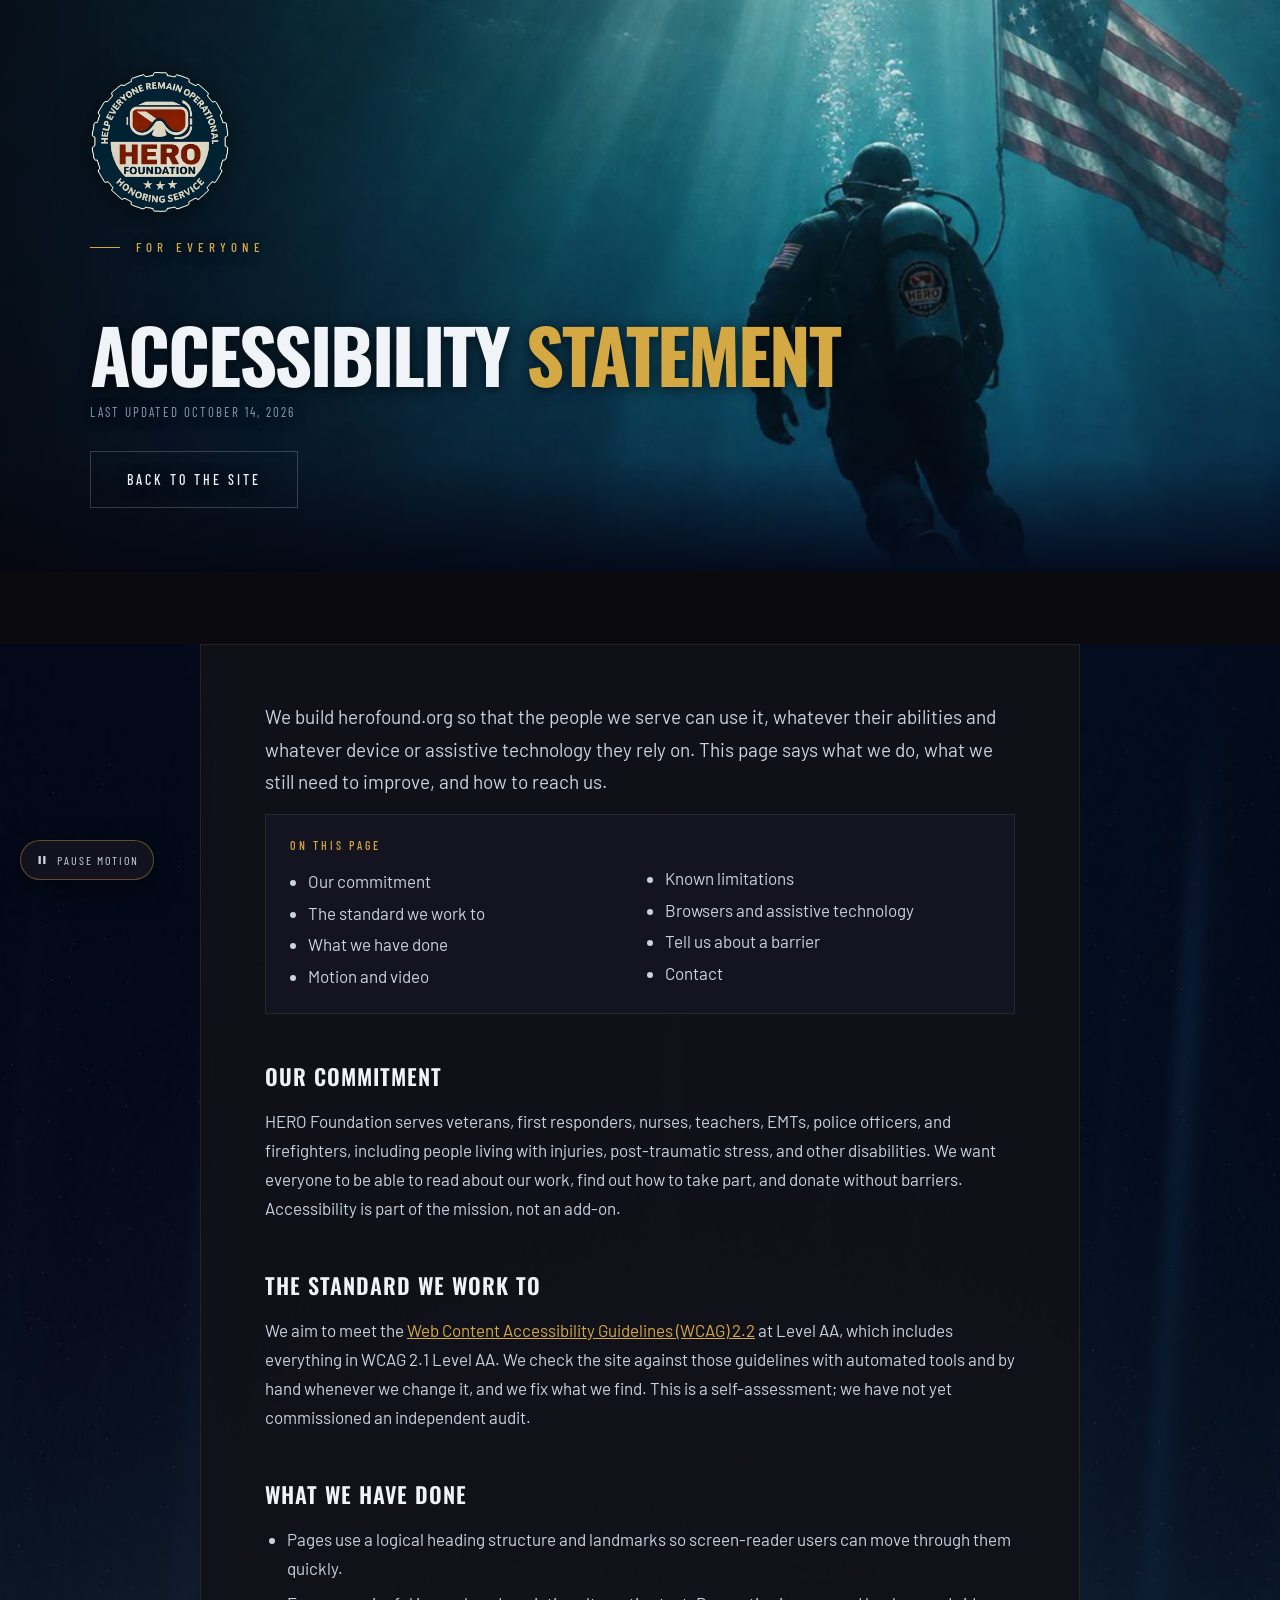
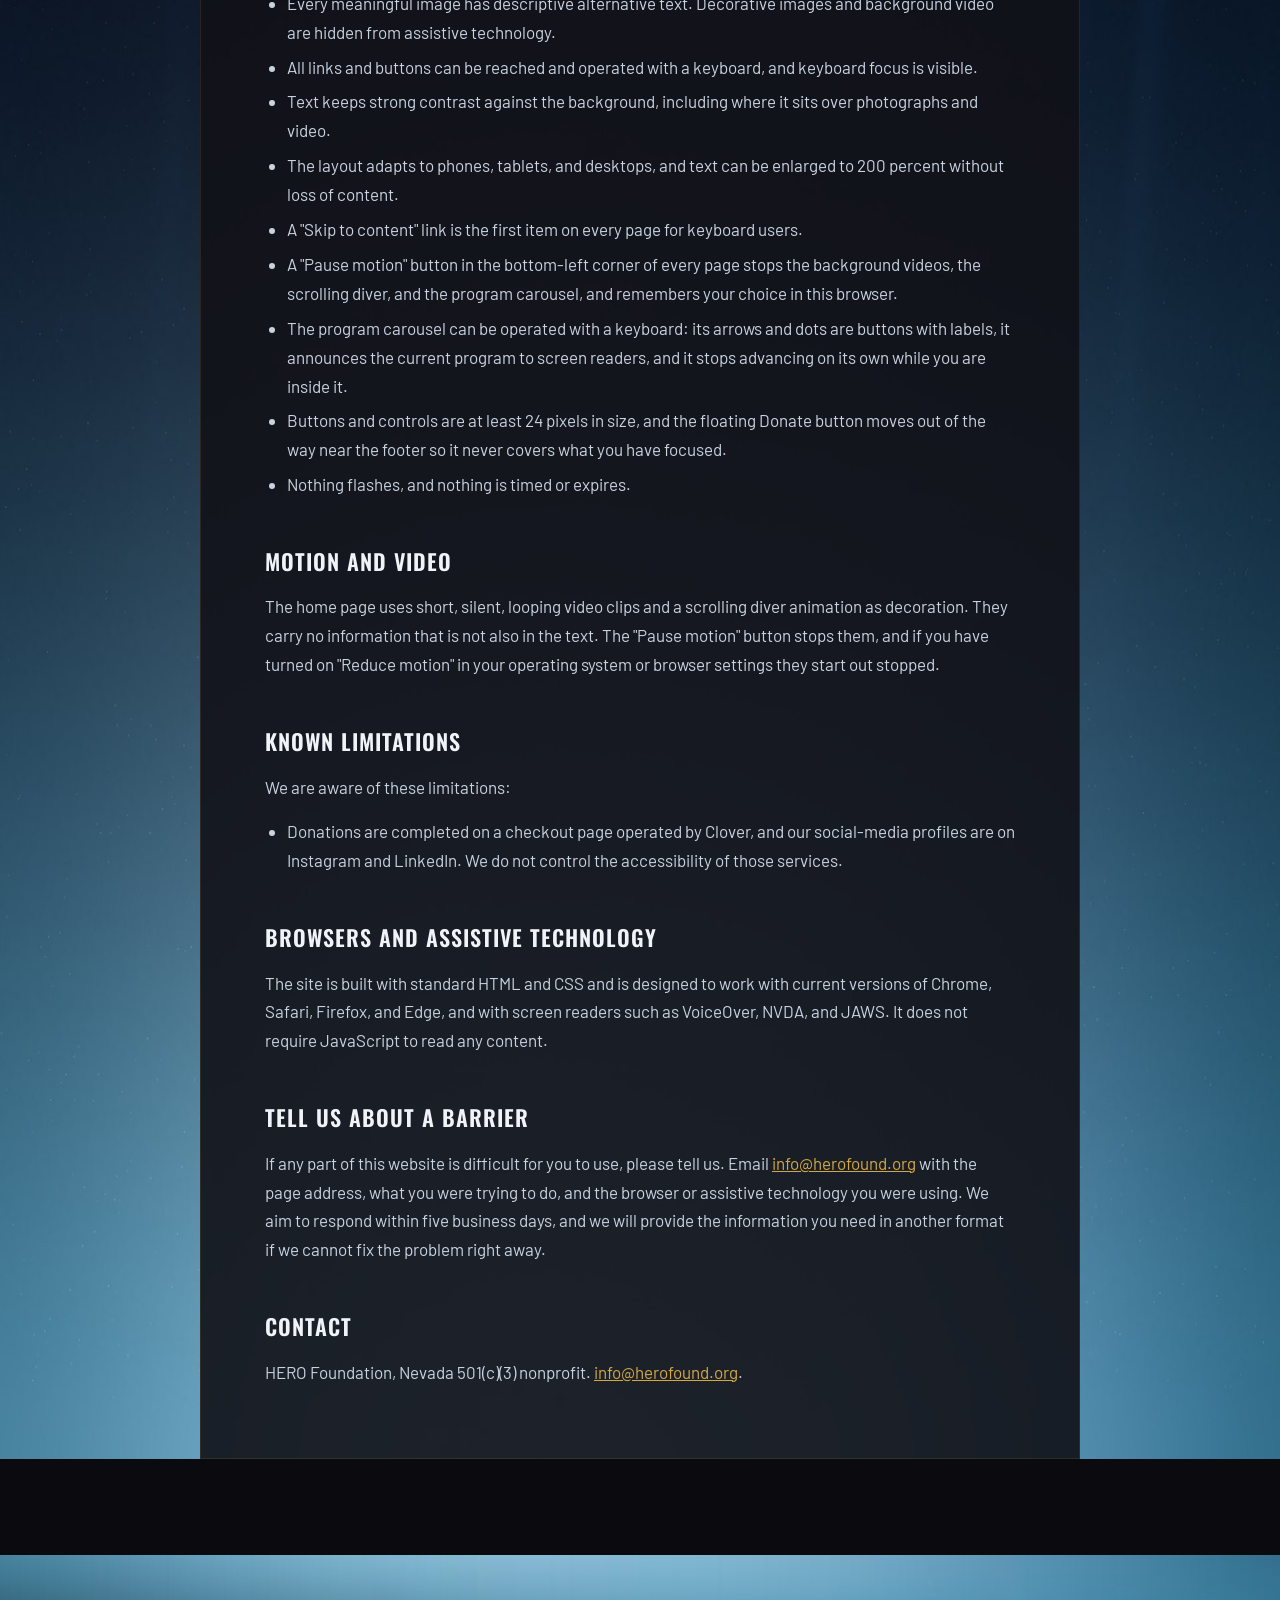
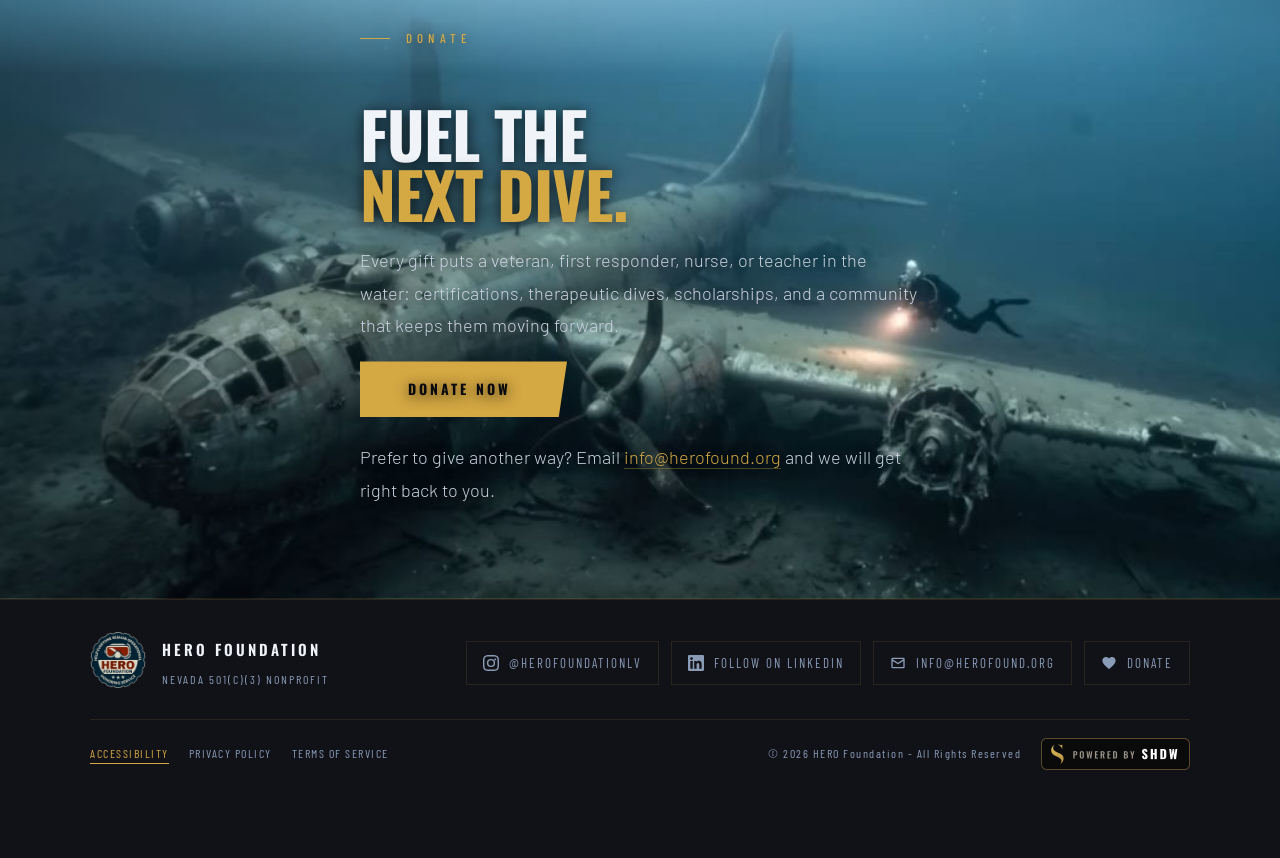
<file: accessibility.html>
<!DOCTYPE html>
<html lang="en">
<head>
  <meta charset="UTF-8">
  <meta name="viewport" content="width=device-width, initial-scale=1.0">
  <title>Accessibility Statement | HERO Foundation, Nevada 501(c)(3)</title>
  <meta name="description" content="HERO Foundation accessibility: WCAG 2.2 AA target, pause motion control, keyboard access, and how to report a barrier. Tell us if anything is hard to use.">
  <link rel="canonical" href="https://herofound.org/accessibility">
  <meta name="robots" content="index, follow">
  <meta name="theme-color" content="#0A0A0F">
  <link rel="icon" href="/favicon.ico" sizes="any">
  <link rel="icon" type="image/png" sizes="32x32" href="/favicon-32.png">
  <link rel="icon" type="image/png" sizes="192x192" href="/favicon-192.png">
  <link rel="apple-touch-icon" href="/apple-touch-icon.png">
  <link rel="manifest" href="/site.webmanifest">
  <meta property="og:type" content="website">
  <meta property="og:site_name" content="HERO Foundation">
  <meta property="og:locale" content="en_US">
  <meta property="og:url" content="https://herofound.org/accessibility">
  <meta property="og:title" content="Accessibility Statement | HERO Foundation, Nevada 501(c)(3)">
  <meta property="og:description" content="HERO Foundation accessibility: WCAG 2.2 AA target, pause motion control, keyboard access, and how to report a barrier. Tell us if anything is hard to use.">
  <meta property="og:image" content="https://herofound.org/og-image.jpg">
  <meta property="og:image:width" content="1200">
  <meta property="og:image:height" content="630">
  <meta property="og:image:alt" content="Scuba diver carrying an American flag underwater, lit by sunlight from the surface">
  <meta name="twitter:card" content="summary_large_image">
  <meta name="twitter:title" content="Accessibility Statement | HERO Foundation, Nevada 501(c)(3)">
  <meta name="twitter:description" content="HERO Foundation accessibility: WCAG 2.2 AA target, pause motion control, keyboard access, and how to report a barrier. Tell us if anything is hard to use.">
  <meta name="twitter:image" content="https://herofound.org/og-image.jpg">
  <script type="application/ld+json">
{
  "@context": "https://schema.org",
  "@graph": [
    {
      "@type": "WebPage",
      "@id": "https://herofound.org/accessibility#webpage",
      "url": "https://herofound.org/accessibility",
      "name": "Accessibility Statement | HERO Foundation, Nevada 501(c)(3)",
      "description": "HERO Foundation accessibility: WCAG 2.2 AA target, pause motion control, keyboard access, and how to report a barrier. Tell us if anything is hard to use.",
      "inLanguage": "en-US",
      "dateModified": "2026-10-14",
      "isPartOf": {
        "@id": "https://herofound.org/#website"
      },
      "about": {
        "@id": "https://herofound.org/#organization"
      },
      "publisher": {
        "@id": "https://herofound.org/#organization"
      },
      "breadcrumb": {
        "@id": "https://herofound.org/accessibility#breadcrumb"
      }
    },
    {
      "@type": "BreadcrumbList",
      "@id": "https://herofound.org/accessibility#breadcrumb",
      "itemListElement": [
        {
          "@type": "ListItem",
          "position": 1,
          "name": "Home",
          "item": "https://herofound.org/"
        },
        {
          "@type": "ListItem",
          "position": 2,
          "name": "Accessibility Statement",
          "item": "https://herofound.org/accessibility"
        }
      ]
    }
  ]
}
  </script>
  <link rel="preconnect" href="https://fonts.googleapis.com">
  <link rel="preconnect" href="https://fonts.gstatic.com" crossorigin>
  <link href="https://fonts.googleapis.com/css2?family=Oswald:wght@500;600;700&family=Barlow+Condensed:wght@400;500&family=Barlow:wght@400;500&display=swap" rel="stylesheet">
  <link rel="stylesheet" href="/legal.css">
</head>
<body>
  <a class="skip-link" href="#main">Skip to content</a>

  <!-- HERO: the home page's flag-diver hero, shorter, carrying the badge and the page title -->
  <section class="foundation-hero legal-hero">
    <video class="foundation-hero-video" autoplay muted loop playsinline preload="metadata" poster="hero-diver-flag-poster.jpg" aria-hidden="true" tabindex="-1">
      <source src="hero-diver-flag.mp4" type="video/mp4">
    </video>
    <div class="foundation-hero-inner">
      <div class="foundation-hero-copy">
        <a class="site-brand" href="/" aria-label="HERO Foundation home"><picture><source type="image/webp" srcset="hero-foundation-logo-512.webp"><img src="hero-foundation-logo-512.png" alt="HERO Foundation badge: red dive goggles above the words HERO Foundation, Honoring Service" width="140" height="140"></picture></a>
        <div class="f-tag">For everyone</div>
        <h1>Accessibility <em>Statement</em></h1>
        <p class="legal-updated">Last updated October 14, 2026</p>
        <div class="foundation-hero-actions"><a href="/" class="btn-fund-ghost">Back to the site</a></div>
      </div>
    </div>
  </section>

  <div class="water-column">
  <main id="main" class="legal-main">
    <p class="legal-lead">We build herofound.org so that the people we serve can use it, whatever their abilities and whatever device or assistive technology they rely on. This page says what we do, what we still need to improve, and how to reach us.</p>
    <nav class="legal-toc" aria-label="On this page"><strong>On this page</strong><ul><li><a href="#commitment">Our commitment</a></li><li><a href="#standard">The standard we work to</a></li><li><a href="#what-we-have-done">What we have done</a></li><li><a href="#motion">Motion and video</a></li><li><a href="#limitations">Known limitations</a></li><li><a href="#compatibility">Browsers and assistive technology</a></li><li><a href="#feedback">Tell us about a barrier</a></li><li><a href="#contact">Contact</a></li></ul></nav>

      <h2 id="commitment">Our commitment</h2>
      <p>HERO Foundation serves veterans, first responders, nurses, teachers, EMTs, police officers, and firefighters, including people living with injuries, post-traumatic stress, and other disabilities. We want everyone to be able to read about our work, find out how to take part, and donate without barriers. Accessibility is part of the mission, not an add-on.</p>

      <h2 id="standard">The standard we work to</h2>
      <p>We aim to meet the <a href="https://www.w3.org/TR/WCAG22/" target="_blank" rel="noopener">Web Content Accessibility Guidelines (WCAG) 2.2</a> at Level AA, which includes everything in WCAG 2.1 Level AA. We check the site against those guidelines with automated tools and by hand whenever we change it, and we fix what we find. This is a self-assessment; we have not yet commissioned an independent audit.</p>

      <h2 id="what-we-have-done">What we have done</h2>
      <ul>
        <li>Pages use a logical heading structure and landmarks so screen-reader users can move through them quickly.</li>
        <li>Every meaningful image has descriptive alternative text. Decorative images and background video are hidden from assistive technology.</li>
        <li>All links and buttons can be reached and operated with a keyboard, and keyboard focus is visible.</li>
        <li>Text keeps strong contrast against the background, including where it sits over photographs and video.</li>
        <li>The layout adapts to phones, tablets, and desktops, and text can be enlarged to 200 percent without loss of content.</li>
        <li>A "Skip to content" link is the first item on every page for keyboard users.</li>
        <li>A "Pause motion" button in the bottom-left corner of every page stops the background videos, the scrolling diver, and the program carousel, and remembers your choice in this browser.</li>
        <li>The program carousel can be operated with a keyboard: its arrows and dots are buttons with labels, it announces the current program to screen readers, and it stops advancing on its own while you are inside it.</li>
        <li>Buttons and controls are at least 24 pixels in size, and the floating Donate button moves out of the way near the footer so it never covers what you have focused.</li>
        <li>Nothing flashes, and nothing is timed or expires.</li>
      </ul>

      <h2 id="motion">Motion and video</h2>
      <p>The home page uses short, silent, looping video clips and a scrolling diver animation as decoration. They carry no information that is not also in the text. The "Pause motion" button stops them, and if you have turned on "Reduce motion" in your operating system or browser settings they start out stopped.</p>

      <h2 id="limitations">Known limitations</h2>
      <p>We are aware of these limitations:</p>
      <ul>
        <li>Donations are completed on a checkout page operated by Clover, and our social-media profiles are on Instagram and LinkedIn. We do not control the accessibility of those services.</li>
      </ul>

      <h2 id="compatibility">Browsers and assistive technology</h2>
      <p>The site is built with standard HTML and CSS and is designed to work with current versions of Chrome, Safari, Firefox, and Edge, and with screen readers such as VoiceOver, NVDA, and JAWS. It does not require JavaScript to read any content.</p>

      <h2 id="feedback">Tell us about a barrier</h2>
      <p>If any part of this website is difficult for you to use, please tell us. Email <a href="mailto:info@herofound.org">info@herofound.org</a> with the page address, what you were trying to do, and the browser or assistive technology you were using. We aim to respond within five business days, and we will provide the information you need in another format if we cannot fix the problem right away.</p>

      <h2 id="contact">Contact</h2>
      <p>HERO Foundation, Nevada 501(c)(3) nonprofit. <a href="mailto:info@herofound.org">info@herofound.org</a>.</p>

  </main>
  </div>

  <!-- DONATE: the home page's B-29 block -->
  <section class="f-section donate-section" id="donate">
    <video class="donate-video" autoplay muted loop playsinline preload="metadata" poster="donate-wreck-poster.jpg" aria-hidden="true" tabindex="-1">
      <source src="donate-wreck.mp4" type="video/mp4">
    </video>
    <div class="f-wrap">
      <div class="donate-copy">
          <div class="f-tag">Donate</div>
          <h2>FUEL THE<br><em>NEXT DIVE.</em></h2>
          <p>Every gift puts a veteran, first responder, nurse, or teacher in the water: certifications, therapeutic dives, scholarships, and a community that keeps them moving forward.</p>
          <div class="donate-actions">
            <a href="https://link.clover.com/urlshortener/wZVcKj" class="btn-gold" target="_blank" rel="noopener">Donate Now</a>
          </div>
          <p class="donate-alt">Prefer to give another way? Email <a href="mailto:info@herofound.org">info@herofound.org</a> and we will get right back to you.</p>
      </div>
    </div>
  </section>

  <footer class="foundation-footer">
    <div class="footer-wrap">
      <div class="footer-brand"><picture><source type="image/webp" srcset="hero-foundation-logo-512.webp"><img class="footer-logo" src="hero-foundation-logo-512.png" alt="" width="56" height="56"></picture><div>HERO Foundation<span>Nevada 501(c)(3) Nonprofit</span></div></div>
      <div class="footer-links">
        <a href="https://www.instagram.com/herofoundationlv/" class="footer-link" target="_blank" rel="noopener"><svg viewBox="0 0 24 24" aria-hidden="true"><path d="M12 2.16c3.2 0 3.58.01 4.85.07 1.17.05 1.8.25 2.23.41.56.22.96.48 1.38.9.42.42.68.82.9 1.38.16.42.36 1.06.41 2.23.06 1.27.07 1.65.07 4.85s-.01 3.58-.07 4.85c-.05 1.17-.25 1.8-.41 2.23-.22.56-.48.96-.9 1.38-.42.42-.82.68-1.38.9-.42.16-1.06.36-2.23.41-1.27.06-1.65.07-4.85.07s-3.58-.01-4.85-.07c-1.17-.05-1.8-.25-2.23-.41a3.7 3.7 0 0 1-1.38-.9 3.7 3.7 0 0 1-.9-1.38c-.16-.42-.36-1.06-.41-2.23C2.17 15.58 2.16 15.2 2.16 12s.01-3.58.07-4.85c.05-1.17.25-1.8.41-2.23.22-.56.48-.96.9-1.38.42-.42.82-.68 1.38-.9.42-.16 1.06-.36 2.23-.41C8.42 2.17 8.8 2.16 12 2.16M12 0C8.74 0 8.33.01 7.05.07 5.78.13 4.9.33 4.14.63a5.9 5.9 0 0 0-2.13 1.38A5.9 5.9 0 0 0 .63 4.14C.33 4.9.13 5.78.07 7.05.01 8.33 0 8.74 0 12s.01 3.67.07 4.95c.06 1.27.26 2.15.56 2.91.31.79.72 1.46 1.38 2.13a5.9 5.9 0 0 0 2.13 1.38c.76.3 1.64.5 2.91.56C8.33 23.99 8.74 24 12 24s3.67-.01 4.95-.07c1.27-.06 2.15-.26 2.91-.56a5.9 5.9 0 0 0 2.13-1.38 5.9 5.9 0 0 0 1.38-2.13c.3-.76.5-1.64.56-2.91.06-1.28.07-1.69.07-4.95s-.01-3.67-.07-4.95c-.06-1.27-.26-2.15-.56-2.91a5.9 5.9 0 0 0-1.38-2.13A5.9 5.9 0 0 0 19.86.63C19.1.33 18.22.13 16.95.07 15.67.01 15.26 0 12 0zm0 5.84A6.16 6.16 0 1 0 12 18.16 6.16 6.16 0 0 0 12 5.84zM12 16a4 4 0 1 1 0-8 4 4 0 0 1 0 8zm6.4-10.85a1.44 1.44 0 1 0 0 2.88 1.44 1.44 0 0 0 0-2.88z"/></svg>@herofoundationlv</a>
        <a href="https://www.linkedin.com/company/hero-foundation" class="footer-link" target="_blank" rel="noopener"><svg viewBox="0 0 24 24" aria-hidden="true"><path d="M20.45 20.45h-3.56v-5.57c0-1.33-.02-3.04-1.85-3.04-1.85 0-2.13 1.45-2.13 2.94v5.67H9.35V9h3.41v1.56h.05c.48-.9 1.64-1.85 3.37-1.85 3.6 0 4.27 2.37 4.27 5.46v6.28zM5.34 7.43a2.06 2.06 0 1 1 0-4.13 2.06 2.06 0 0 1 0 4.13zM7.12 20.45H3.56V9h3.56v11.45zM22.22 0H1.77C.79 0 0 .77 0 1.73v20.54C0 23.23.79 24 1.77 24h20.45c.98 0 1.78-.77 1.78-1.73V1.73C24 .77 23.2 0 22.22 0z"/></svg>Follow on LinkedIn</a>
        <a href="mailto:info@herofound.org" class="footer-link"><svg viewBox="0 0 24 24" aria-hidden="true"><path d="M20 4H4a2 2 0 0 0-2 2v12a2 2 0 0 0 2 2h16a2 2 0 0 0 2-2V6a2 2 0 0 0-2-2zm0 2v.51l-8 5-8-5V6h16zM4 18V8.83l8 5 8-5V18H4z"/></svg>info@herofound.org</a>
        <a href="https://link.clover.com/urlshortener/wZVcKj" class="footer-link" target="_blank" rel="noopener"><svg viewBox="0 0 24 24" fill="currentColor" aria-hidden="true"><path d="M12 21.35l-1.45-1.32C5.4 15.36 2 12.28 2 8.5 2 5.42 4.42 3 7.5 3c1.74 0 3.41.81 4.5 2.09C13.09 3.81 14.76 3 16.5 3 19.58 3 22 5.42 22 8.5c0 3.78-3.4 6.86-8.55 11.54L12 21.35z"/></svg>Donate</a>
      </div>
    </div>
    <div class="footer-bottom">
      <nav class="footer-legal" aria-label="Legal">
        <a href="/accessibility" aria-current="page">Accessibility</a>
        <a href="/privacy-policy">Privacy Policy</a>
        <a href="/terms-of-service">Terms of Service</a>
      </nav>
      <div class="footer-meta">
        <div class="footer-copy">&copy; 2026 HERO Foundation - All Rights Reserved</div>
        <a class="footer-badge" href="https://www.shdw.com" title="Powered by SHDW" target="_blank" rel="noopener"><img src="/powered-by-shdw-compact-dark.png" srcset="/powered-by-shdw-compact-dark.png 1x, /powered-by-shdw-compact-dark@2x.png 2x" alt="Powered by SHDW" width="149" height="32" loading="lazy" decoding="async"></a>
      </div>
    </div>
  </footer>
<script src="/motion.js"></script>
</body>
</html>
</file>
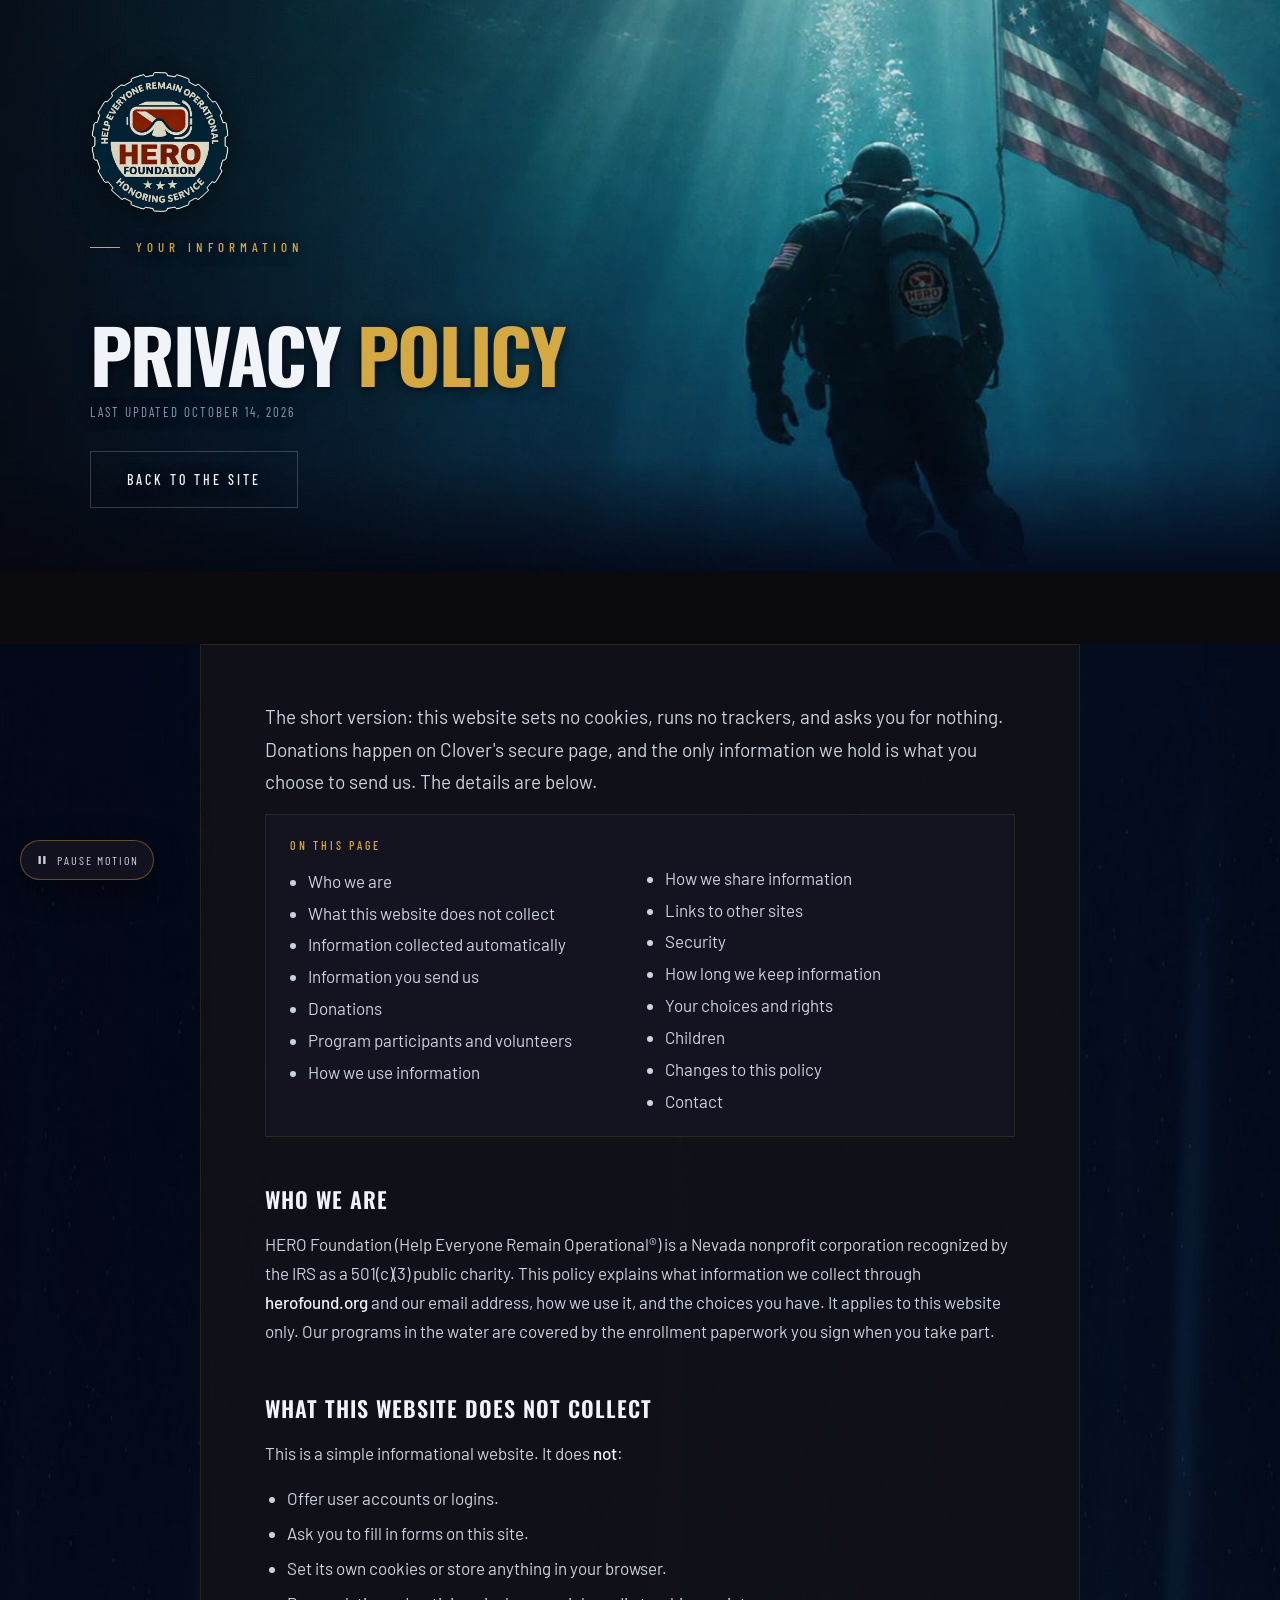
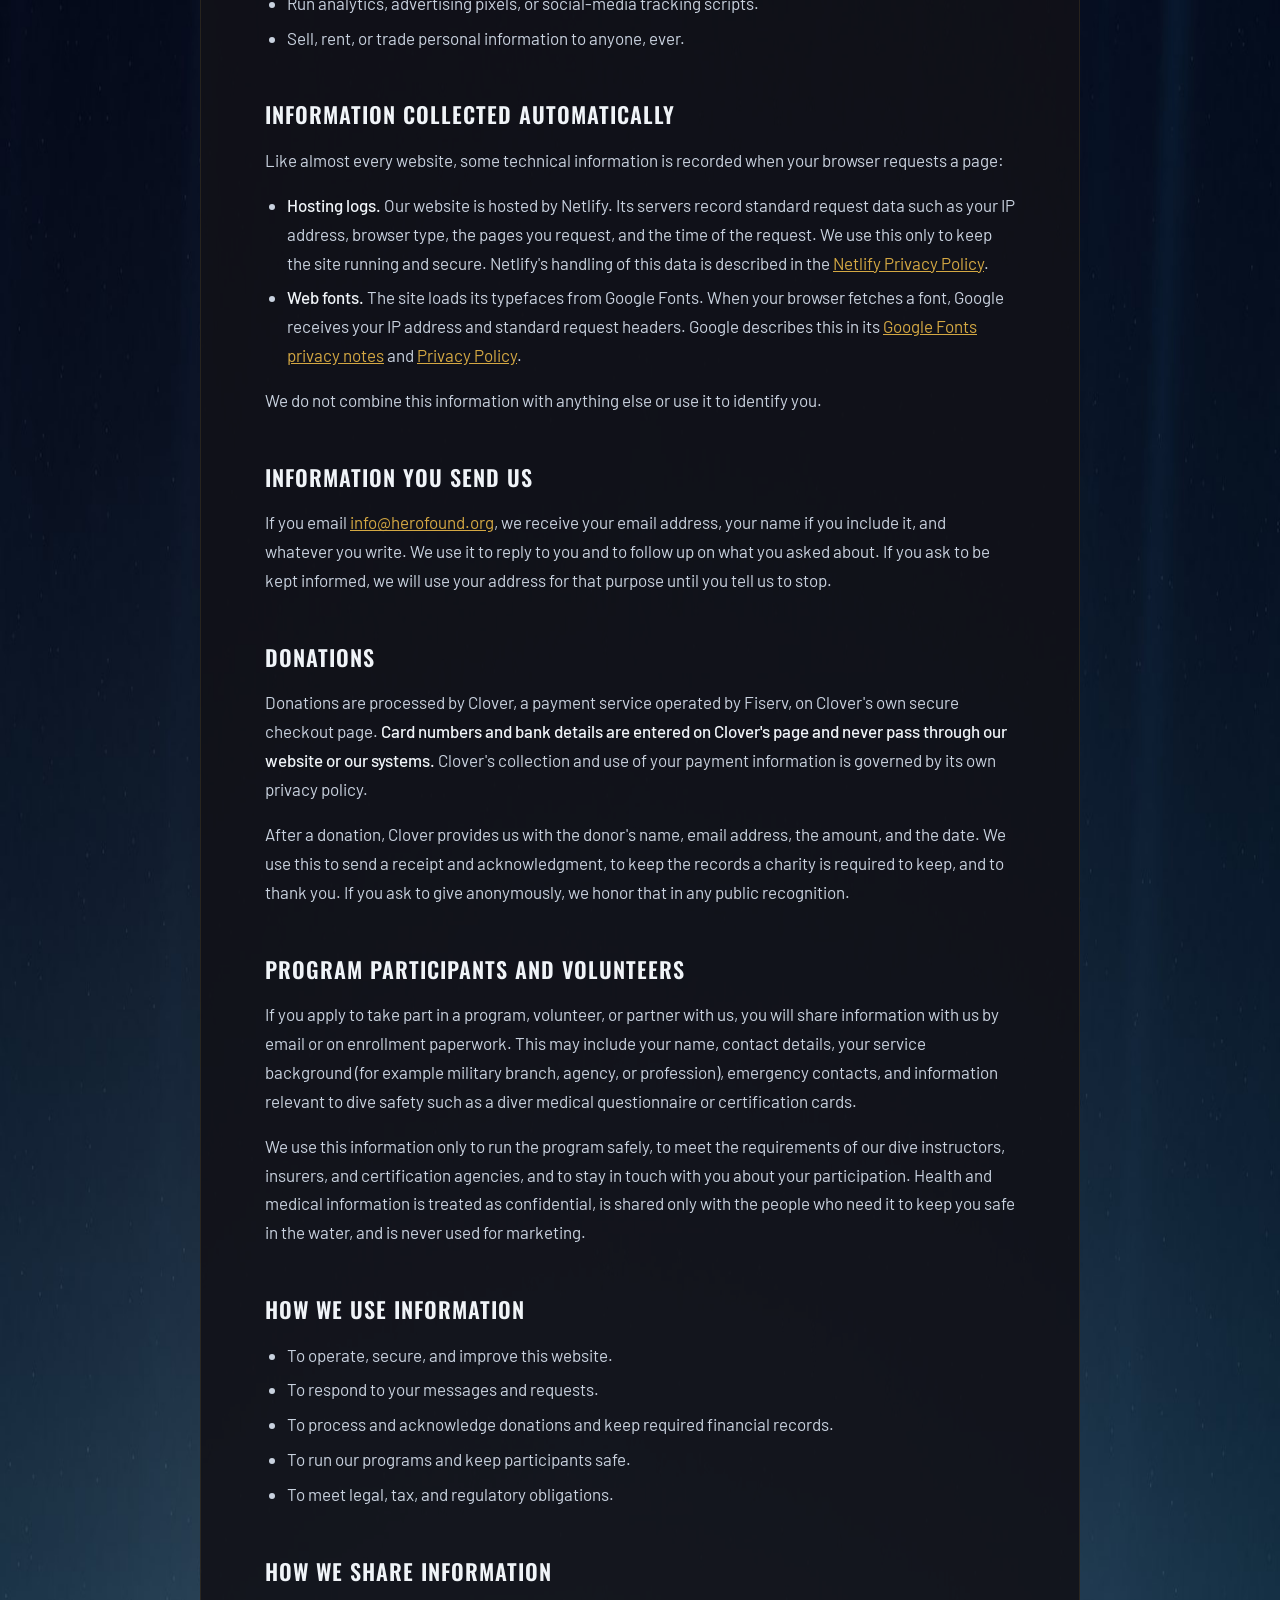
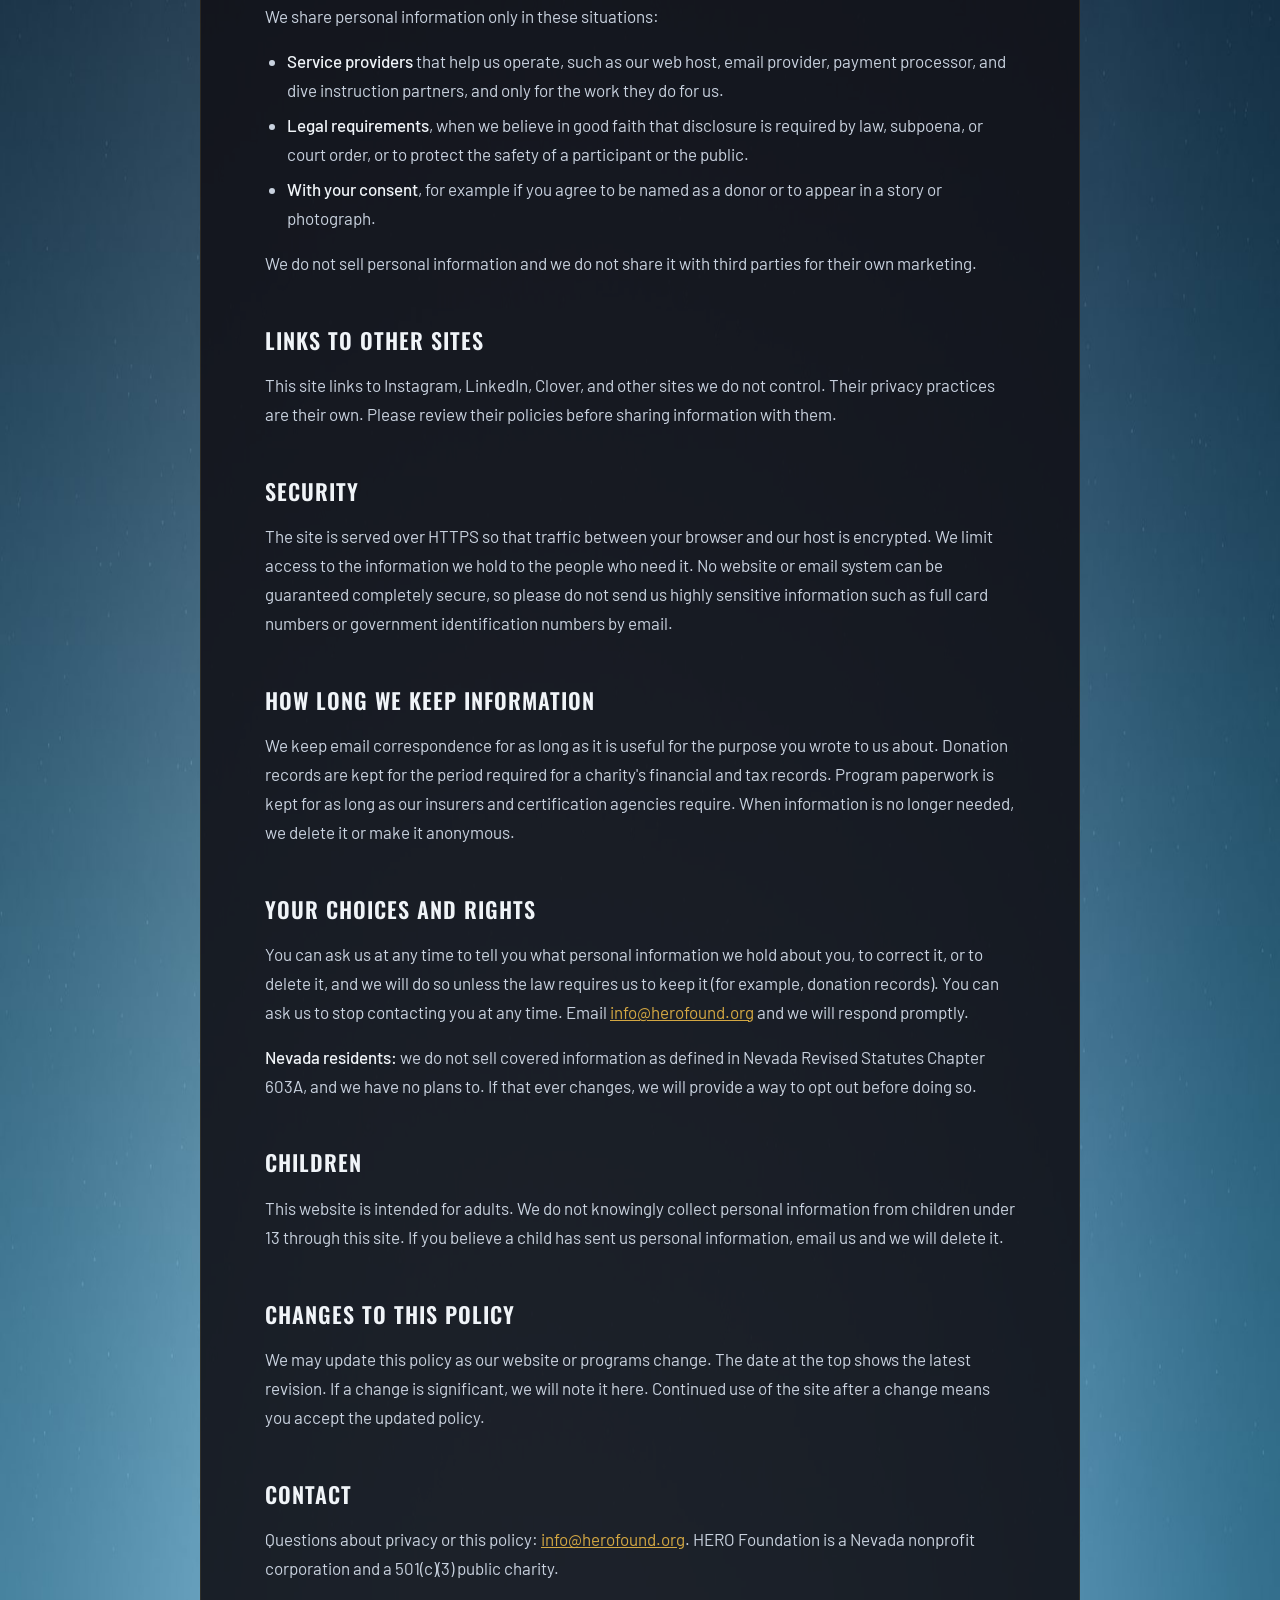
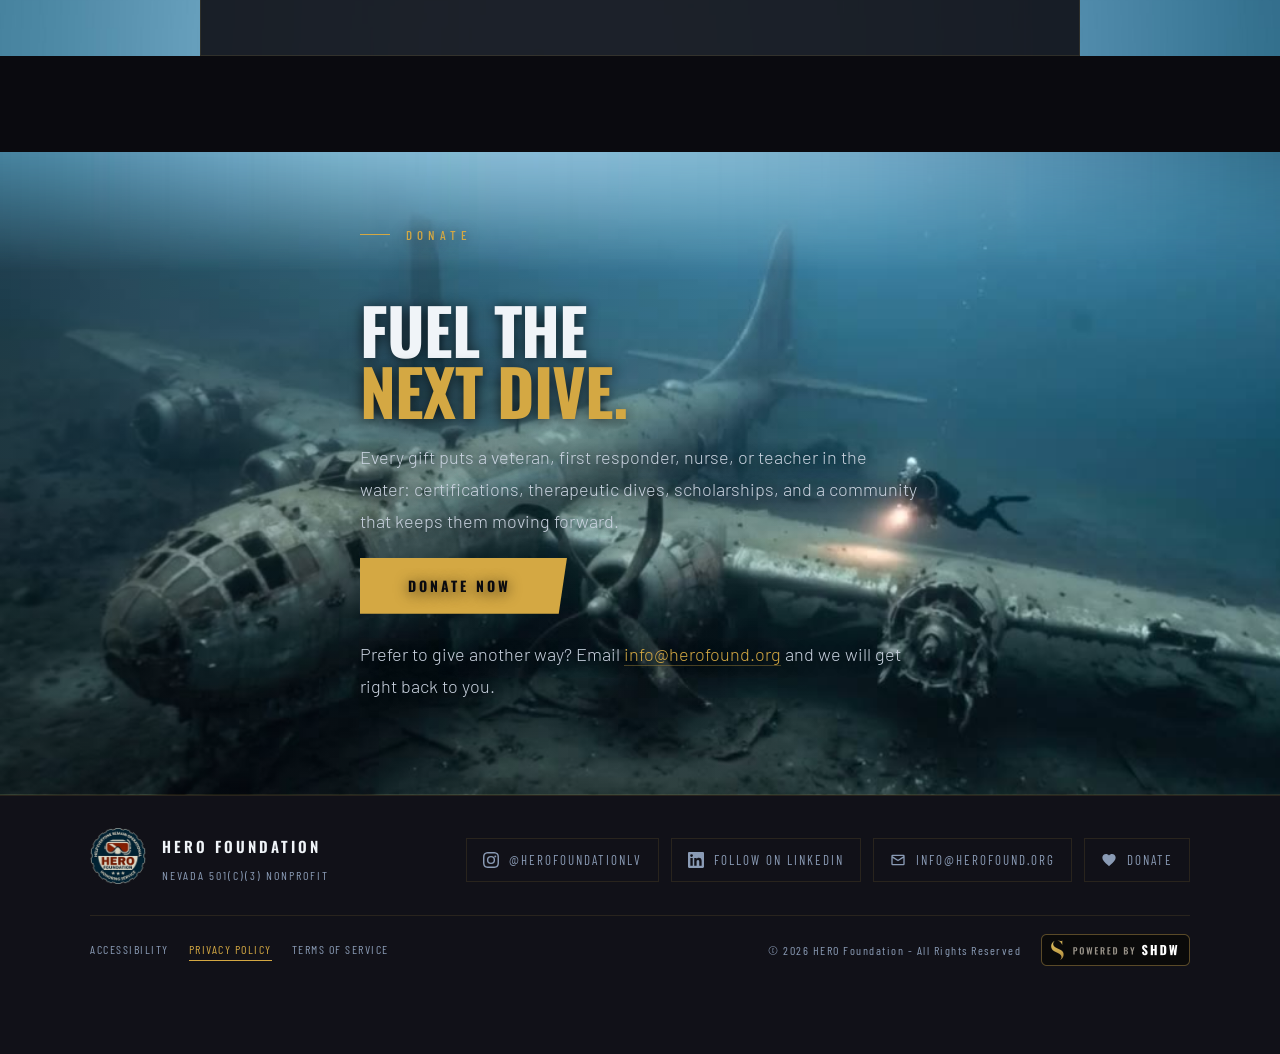
<file: privacy-policy.html>
<!DOCTYPE html>
<html lang="en">
<head>
  <meta charset="UTF-8">
  <meta name="viewport" content="width=device-width, initial-scale=1.0">
  <title>Privacy Policy | HERO Foundation, Nevada 501(c)(3)</title>
  <meta name="description" content="How HERO Foundation handles information on herofound.org: no accounts, no cookies, no tracking, donations processed by Clover. Read the full policy here.">
  <link rel="canonical" href="https://herofound.org/privacy-policy">
  <meta name="robots" content="index, follow">
  <meta name="theme-color" content="#0A0A0F">
  <link rel="icon" href="/favicon.ico" sizes="any">
  <link rel="icon" type="image/png" sizes="32x32" href="/favicon-32.png">
  <link rel="icon" type="image/png" sizes="192x192" href="/favicon-192.png">
  <link rel="apple-touch-icon" href="/apple-touch-icon.png">
  <link rel="manifest" href="/site.webmanifest">
  <meta property="og:type" content="website">
  <meta property="og:site_name" content="HERO Foundation">
  <meta property="og:locale" content="en_US">
  <meta property="og:url" content="https://herofound.org/privacy-policy">
  <meta property="og:title" content="Privacy Policy | HERO Foundation, Nevada 501(c)(3)">
  <meta property="og:description" content="How HERO Foundation handles information on herofound.org: no accounts, no cookies, no tracking, donations processed by Clover. Read the full policy here.">
  <meta property="og:image" content="https://herofound.org/og-image.jpg">
  <meta property="og:image:width" content="1200">
  <meta property="og:image:height" content="630">
  <meta property="og:image:alt" content="Scuba diver carrying an American flag underwater, lit by sunlight from the surface">
  <meta name="twitter:card" content="summary_large_image">
  <meta name="twitter:title" content="Privacy Policy | HERO Foundation, Nevada 501(c)(3)">
  <meta name="twitter:description" content="How HERO Foundation handles information on herofound.org: no accounts, no cookies, no tracking, donations processed by Clover. Read the full policy here.">
  <meta name="twitter:image" content="https://herofound.org/og-image.jpg">
  <script type="application/ld+json">
{
  "@context": "https://schema.org",
  "@graph": [
    {
      "@type": "WebPage",
      "@id": "https://herofound.org/privacy-policy#webpage",
      "url": "https://herofound.org/privacy-policy",
      "name": "Privacy Policy | HERO Foundation, Nevada 501(c)(3)",
      "description": "How HERO Foundation handles information on herofound.org: no accounts, no cookies, no tracking, donations processed by Clover. Read the full policy here.",
      "inLanguage": "en-US",
      "dateModified": "2026-10-14",
      "isPartOf": {
        "@id": "https://herofound.org/#website"
      },
      "about": {
        "@id": "https://herofound.org/#organization"
      },
      "publisher": {
        "@id": "https://herofound.org/#organization"
      },
      "breadcrumb": {
        "@id": "https://herofound.org/privacy-policy#breadcrumb"
      }
    },
    {
      "@type": "BreadcrumbList",
      "@id": "https://herofound.org/privacy-policy#breadcrumb",
      "itemListElement": [
        {
          "@type": "ListItem",
          "position": 1,
          "name": "Home",
          "item": "https://herofound.org/"
        },
        {
          "@type": "ListItem",
          "position": 2,
          "name": "Privacy Policy",
          "item": "https://herofound.org/privacy-policy"
        }
      ]
    }
  ]
}
  </script>
  <link rel="preconnect" href="https://fonts.googleapis.com">
  <link rel="preconnect" href="https://fonts.gstatic.com" crossorigin>
  <link href="https://fonts.googleapis.com/css2?family=Oswald:wght@500;600;700&family=Barlow+Condensed:wght@400;500&family=Barlow:wght@400;500&display=swap" rel="stylesheet">
  <link rel="stylesheet" href="/legal.css">
</head>
<body>
  <a class="skip-link" href="#main">Skip to content</a>

  <!-- HERO: the home page's flag-diver hero, shorter, carrying the badge and the page title -->
  <section class="foundation-hero legal-hero">
    <video class="foundation-hero-video" autoplay muted loop playsinline preload="metadata" poster="hero-diver-flag-poster.jpg" aria-hidden="true" tabindex="-1">
      <source src="hero-diver-flag.mp4" type="video/mp4">
    </video>
    <div class="foundation-hero-inner">
      <div class="foundation-hero-copy">
        <a class="site-brand" href="/" aria-label="HERO Foundation home"><picture><source type="image/webp" srcset="hero-foundation-logo-512.webp"><img src="hero-foundation-logo-512.png" alt="HERO Foundation badge: red dive goggles above the words HERO Foundation, Honoring Service" width="140" height="140"></picture></a>
        <div class="f-tag">Your information</div>
        <h1>Privacy <em>Policy</em></h1>
        <p class="legal-updated">Last updated October 14, 2026</p>
        <div class="foundation-hero-actions"><a href="/" class="btn-fund-ghost">Back to the site</a></div>
      </div>
    </div>
  </section>

  <div class="water-column">
  <main id="main" class="legal-main">
    <p class="legal-lead">The short version: this website sets no cookies, runs no trackers, and asks you for nothing. Donations happen on Clover's secure page, and the only information we hold is what you choose to send us. The details are below.</p>
    <nav class="legal-toc" aria-label="On this page"><strong>On this page</strong><ul><li><a href="#who-we-are">Who we are</a></li><li><a href="#what-we-do-not-collect">What this website does not collect</a></li><li><a href="#collected-automatically">Information collected automatically</a></li><li><a href="#information-you-send">Information you send us</a></li><li><a href="#donations">Donations</a></li><li><a href="#programs-and-volunteers">Program participants and volunteers</a></li><li><a href="#how-we-use">How we use information</a></li><li><a href="#how-we-share">How we share information</a></li><li><a href="#third-party-links">Links to other sites</a></li><li><a href="#security">Security</a></li><li><a href="#retention">How long we keep information</a></li><li><a href="#your-choices">Your choices and rights</a></li><li><a href="#children">Children</a></li><li><a href="#changes">Changes to this policy</a></li><li><a href="#contact">Contact</a></li></ul></nav>

      <h2 id="who-we-are">Who we are</h2>
      <p>HERO Foundation (Help Everyone Remain Operational&reg;) is a Nevada nonprofit corporation recognized by the IRS as a 501(c)(3) public charity. This policy explains what information we collect through <strong>herofound.org</strong> and our email address, how we use it, and the choices you have. It applies to this website only. Our programs in the water are covered by the enrollment paperwork you sign when you take part.</p>

      <h2 id="what-we-do-not-collect">What this website does not collect</h2>
      <p>This is a simple informational website. It does <strong>not</strong>:</p>
      <ul>
        <li>Offer user accounts or logins.</li>
        <li>Ask you to fill in forms on this site.</li>
        <li>Set its own cookies or store anything in your browser.</li>
        <li>Run analytics, advertising pixels, or social-media tracking scripts.</li>
        <li>Sell, rent, or trade personal information to anyone, ever.</li>
      </ul>

      <h2 id="collected-automatically">Information collected automatically</h2>
      <p>Like almost every website, some technical information is recorded when your browser requests a page:</p>
      <ul>
        <li><strong>Hosting logs.</strong> Our website is hosted by Netlify. Its servers record standard request data such as your IP address, browser type, the pages you request, and the time of the request. We use this only to keep the site running and secure. Netlify's handling of this data is described in the <a href="https://www.netlify.com/privacy/" target="_blank" rel="noopener">Netlify Privacy Policy</a>.</li>
        <li><strong>Web fonts.</strong> The site loads its typefaces from Google Fonts. When your browser fetches a font, Google receives your IP address and standard request headers. Google describes this in its <a href="https://developers.google.com/fonts/faq/privacy" target="_blank" rel="noopener">Google Fonts privacy notes</a> and <a href="https://policies.google.com/privacy" target="_blank" rel="noopener">Privacy Policy</a>.</li>
      </ul>
      <p>We do not combine this information with anything else or use it to identify you.</p>

      <h2 id="information-you-send">Information you send us</h2>
      <p>If you email <a href="mailto:info@herofound.org">info@herofound.org</a>, we receive your email address, your name if you include it, and whatever you write. We use it to reply to you and to follow up on what you asked about. If you ask to be kept informed, we will use your address for that purpose until you tell us to stop.</p>

      <h2 id="donations">Donations</h2>
      <p>Donations are processed by Clover, a payment service operated by Fiserv, on Clover's own secure checkout page. <strong>Card numbers and bank details are entered on Clover's page and never pass through our website or our systems.</strong> Clover's collection and use of your payment information is governed by its own privacy policy.</p>
      <p>After a donation, Clover provides us with the donor's name, email address, the amount, and the date. We use this to send a receipt and acknowledgment, to keep the records a charity is required to keep, and to thank you. If you ask to give anonymously, we honor that in any public recognition.</p>

      <h2 id="programs-and-volunteers">Program participants and volunteers</h2>
      <p>If you apply to take part in a program, volunteer, or partner with us, you will share information with us by email or on enrollment paperwork. This may include your name, contact details, your service background (for example military branch, agency, or profession), emergency contacts, and information relevant to dive safety such as a diver medical questionnaire or certification cards.</p>
      <p>We use this information only to run the program safely, to meet the requirements of our dive instructors, insurers, and certification agencies, and to stay in touch with you about your participation. Health and medical information is treated as confidential, is shared only with the people who need it to keep you safe in the water, and is never used for marketing.</p>

      <h2 id="how-we-use">How we use information</h2>
      <ul>
        <li>To operate, secure, and improve this website.</li>
        <li>To respond to your messages and requests.</li>
        <li>To process and acknowledge donations and keep required financial records.</li>
        <li>To run our programs and keep participants safe.</li>
        <li>To meet legal, tax, and regulatory obligations.</li>
      </ul>

      <h2 id="how-we-share">How we share information</h2>
      <p>We share personal information only in these situations:</p>
      <ul>
        <li><strong>Service providers</strong> that help us operate, such as our web host, email provider, payment processor, and dive instruction partners, and only for the work they do for us.</li>
        <li><strong>Legal requirements</strong>, when we believe in good faith that disclosure is required by law, subpoena, or court order, or to protect the safety of a participant or the public.</li>
        <li><strong>With your consent</strong>, for example if you agree to be named as a donor or to appear in a story or photograph.</li>
      </ul>
      <p>We do not sell personal information and we do not share it with third parties for their own marketing.</p>

      <h2 id="third-party-links">Links to other sites</h2>
      <p>This site links to Instagram, LinkedIn, Clover, and other sites we do not control. Their privacy practices are their own. Please review their policies before sharing information with them.</p>

      <h2 id="security">Security</h2>
      <p>The site is served over HTTPS so that traffic between your browser and our host is encrypted. We limit access to the information we hold to the people who need it. No website or email system can be guaranteed completely secure, so please do not send us highly sensitive information such as full card numbers or government identification numbers by email.</p>

      <h2 id="retention">How long we keep information</h2>
      <p>We keep email correspondence for as long as it is useful for the purpose you wrote to us about. Donation records are kept for the period required for a charity's financial and tax records. Program paperwork is kept for as long as our insurers and certification agencies require. When information is no longer needed, we delete it or make it anonymous.</p>

      <h2 id="your-choices">Your choices and rights</h2>
      <p>You can ask us at any time to tell you what personal information we hold about you, to correct it, or to delete it, and we will do so unless the law requires us to keep it (for example, donation records). You can ask us to stop contacting you at any time. Email <a href="mailto:info@herofound.org">info@herofound.org</a> and we will respond promptly.</p>
      <p><strong>Nevada residents:</strong> we do not sell covered information as defined in Nevada Revised Statutes Chapter 603A, and we have no plans to. If that ever changes, we will provide a way to opt out before doing so.</p>

      <h2 id="children">Children</h2>
      <p>This website is intended for adults. We do not knowingly collect personal information from children under 13 through this site. If you believe a child has sent us personal information, email us and we will delete it.</p>

      <h2 id="changes">Changes to this policy</h2>
      <p>We may update this policy as our website or programs change. The date at the top shows the latest revision. If a change is significant, we will note it here. Continued use of the site after a change means you accept the updated policy.</p>

      <h2 id="contact">Contact</h2>
      <p>Questions about privacy or this policy: <a href="mailto:info@herofound.org">info@herofound.org</a>. HERO Foundation is a Nevada nonprofit corporation and a 501(c)(3) public charity.</p>

  </main>
  </div>

  <!-- DONATE: the home page's B-29 block -->
  <section class="f-section donate-section" id="donate">
    <video class="donate-video" autoplay muted loop playsinline preload="metadata" poster="donate-wreck-poster.jpg" aria-hidden="true" tabindex="-1">
      <source src="donate-wreck.mp4" type="video/mp4">
    </video>
    <div class="f-wrap">
      <div class="donate-copy">
          <div class="f-tag">Donate</div>
          <h2>FUEL THE<br><em>NEXT DIVE.</em></h2>
          <p>Every gift puts a veteran, first responder, nurse, or teacher in the water: certifications, therapeutic dives, scholarships, and a community that keeps them moving forward.</p>
          <div class="donate-actions">
            <a href="https://link.clover.com/urlshortener/wZVcKj" class="btn-gold" target="_blank" rel="noopener">Donate Now</a>
          </div>
          <p class="donate-alt">Prefer to give another way? Email <a href="mailto:info@herofound.org">info@herofound.org</a> and we will get right back to you.</p>
      </div>
    </div>
  </section>

  <footer class="foundation-footer">
    <div class="footer-wrap">
      <div class="footer-brand"><picture><source type="image/webp" srcset="hero-foundation-logo-512.webp"><img class="footer-logo" src="hero-foundation-logo-512.png" alt="" width="56" height="56"></picture><div>HERO Foundation<span>Nevada 501(c)(3) Nonprofit</span></div></div>
      <div class="footer-links">
        <a href="https://www.instagram.com/herofoundationlv/" class="footer-link" target="_blank" rel="noopener"><svg viewBox="0 0 24 24" aria-hidden="true"><path d="M12 2.16c3.2 0 3.58.01 4.85.07 1.17.05 1.8.25 2.23.41.56.22.96.48 1.38.9.42.42.68.82.9 1.38.16.42.36 1.06.41 2.23.06 1.27.07 1.65.07 4.85s-.01 3.58-.07 4.85c-.05 1.17-.25 1.8-.41 2.23-.22.56-.48.96-.9 1.38-.42.42-.82.68-1.38.9-.42.16-1.06.36-2.23.41-1.27.06-1.65.07-4.85.07s-3.58-.01-4.85-.07c-1.17-.05-1.8-.25-2.23-.41a3.7 3.7 0 0 1-1.38-.9 3.7 3.7 0 0 1-.9-1.38c-.16-.42-.36-1.06-.41-2.23C2.17 15.58 2.16 15.2 2.16 12s.01-3.58.07-4.85c.05-1.17.25-1.8.41-2.23.22-.56.48-.96.9-1.38.42-.42.82-.68 1.38-.9.42-.16 1.06-.36 2.23-.41C8.42 2.17 8.8 2.16 12 2.16M12 0C8.74 0 8.33.01 7.05.07 5.78.13 4.9.33 4.14.63a5.9 5.9 0 0 0-2.13 1.38A5.9 5.9 0 0 0 .63 4.14C.33 4.9.13 5.78.07 7.05.01 8.33 0 8.74 0 12s.01 3.67.07 4.95c.06 1.27.26 2.15.56 2.91.31.79.72 1.46 1.38 2.13a5.9 5.9 0 0 0 2.13 1.38c.76.3 1.64.5 2.91.56C8.33 23.99 8.74 24 12 24s3.67-.01 4.95-.07c1.27-.06 2.15-.26 2.91-.56a5.9 5.9 0 0 0 2.13-1.38 5.9 5.9 0 0 0 1.38-2.13c.3-.76.5-1.64.56-2.91.06-1.28.07-1.69.07-4.95s-.01-3.67-.07-4.95c-.06-1.27-.26-2.15-.56-2.91a5.9 5.9 0 0 0-1.38-2.13A5.9 5.9 0 0 0 19.86.63C19.1.33 18.22.13 16.95.07 15.67.01 15.26 0 12 0zm0 5.84A6.16 6.16 0 1 0 12 18.16 6.16 6.16 0 0 0 12 5.84zM12 16a4 4 0 1 1 0-8 4 4 0 0 1 0 8zm6.4-10.85a1.44 1.44 0 1 0 0 2.88 1.44 1.44 0 0 0 0-2.88z"/></svg>@herofoundationlv</a>
        <a href="https://www.linkedin.com/company/hero-foundation" class="footer-link" target="_blank" rel="noopener"><svg viewBox="0 0 24 24" aria-hidden="true"><path d="M20.45 20.45h-3.56v-5.57c0-1.33-.02-3.04-1.85-3.04-1.85 0-2.13 1.45-2.13 2.94v5.67H9.35V9h3.41v1.56h.05c.48-.9 1.64-1.85 3.37-1.85 3.6 0 4.27 2.37 4.27 5.46v6.28zM5.34 7.43a2.06 2.06 0 1 1 0-4.13 2.06 2.06 0 0 1 0 4.13zM7.12 20.45H3.56V9h3.56v11.45zM22.22 0H1.77C.79 0 0 .77 0 1.73v20.54C0 23.23.79 24 1.77 24h20.45c.98 0 1.78-.77 1.78-1.73V1.73C24 .77 23.2 0 22.22 0z"/></svg>Follow on LinkedIn</a>
        <a href="mailto:info@herofound.org" class="footer-link"><svg viewBox="0 0 24 24" aria-hidden="true"><path d="M20 4H4a2 2 0 0 0-2 2v12a2 2 0 0 0 2 2h16a2 2 0 0 0 2-2V6a2 2 0 0 0-2-2zm0 2v.51l-8 5-8-5V6h16zM4 18V8.83l8 5 8-5V18H4z"/></svg>info@herofound.org</a>
        <a href="https://link.clover.com/urlshortener/wZVcKj" class="footer-link" target="_blank" rel="noopener"><svg viewBox="0 0 24 24" fill="currentColor" aria-hidden="true"><path d="M12 21.35l-1.45-1.32C5.4 15.36 2 12.28 2 8.5 2 5.42 4.42 3 7.5 3c1.74 0 3.41.81 4.5 2.09C13.09 3.81 14.76 3 16.5 3 19.58 3 22 5.42 22 8.5c0 3.78-3.4 6.86-8.55 11.54L12 21.35z"/></svg>Donate</a>
      </div>
    </div>
    <div class="footer-bottom">
      <nav class="footer-legal" aria-label="Legal">
        <a href="/accessibility">Accessibility</a>
        <a href="/privacy-policy" aria-current="page">Privacy Policy</a>
        <a href="/terms-of-service">Terms of Service</a>
      </nav>
      <div class="footer-meta">
        <div class="footer-copy">&copy; 2026 HERO Foundation - All Rights Reserved</div>
        <a class="footer-badge" href="https://www.shdw.com" title="Powered by SHDW" target="_blank" rel="noopener"><img src="/powered-by-shdw-compact-dark.png" srcset="/powered-by-shdw-compact-dark.png 1x, /powered-by-shdw-compact-dark@2x.png 2x" alt="Powered by SHDW" width="149" height="32" loading="lazy" decoding="async"></a>
      </div>
    </div>
  </footer>
<script src="/motion.js"></script>
</body>
</html>
</file>
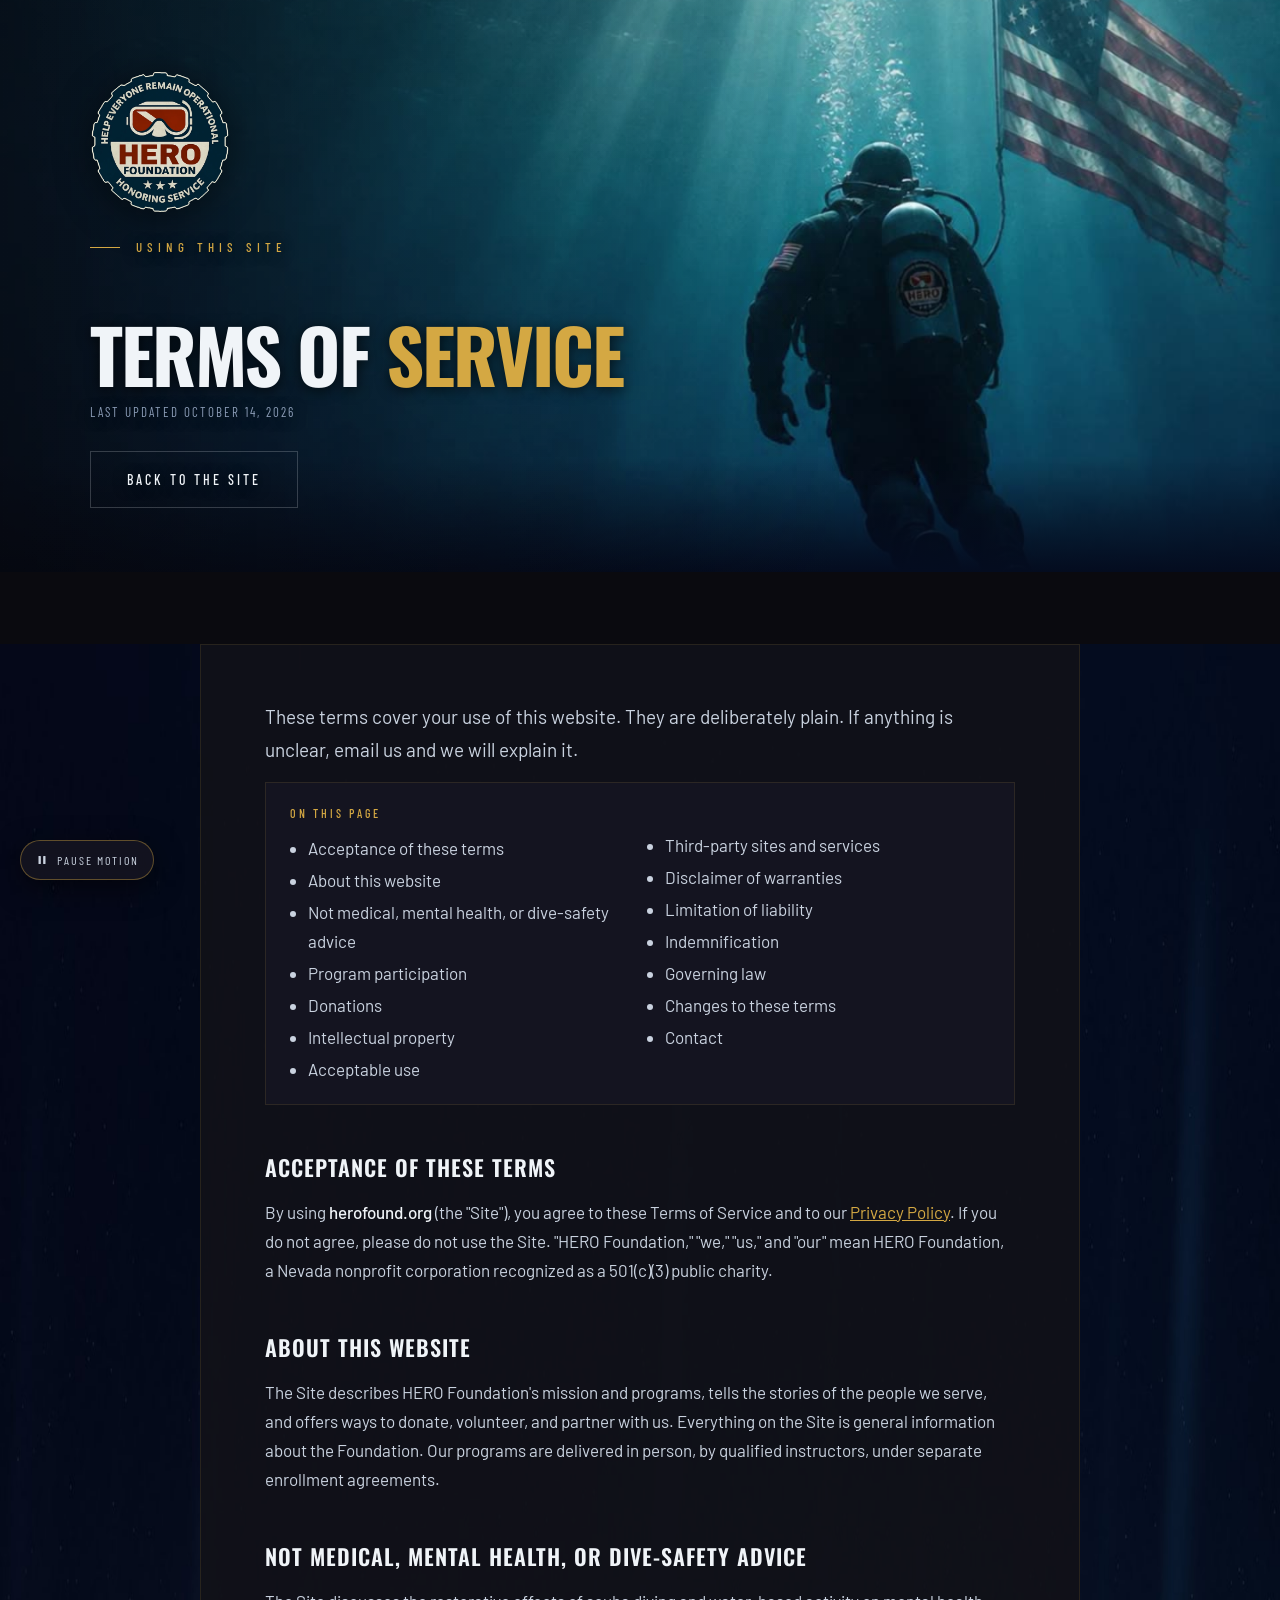
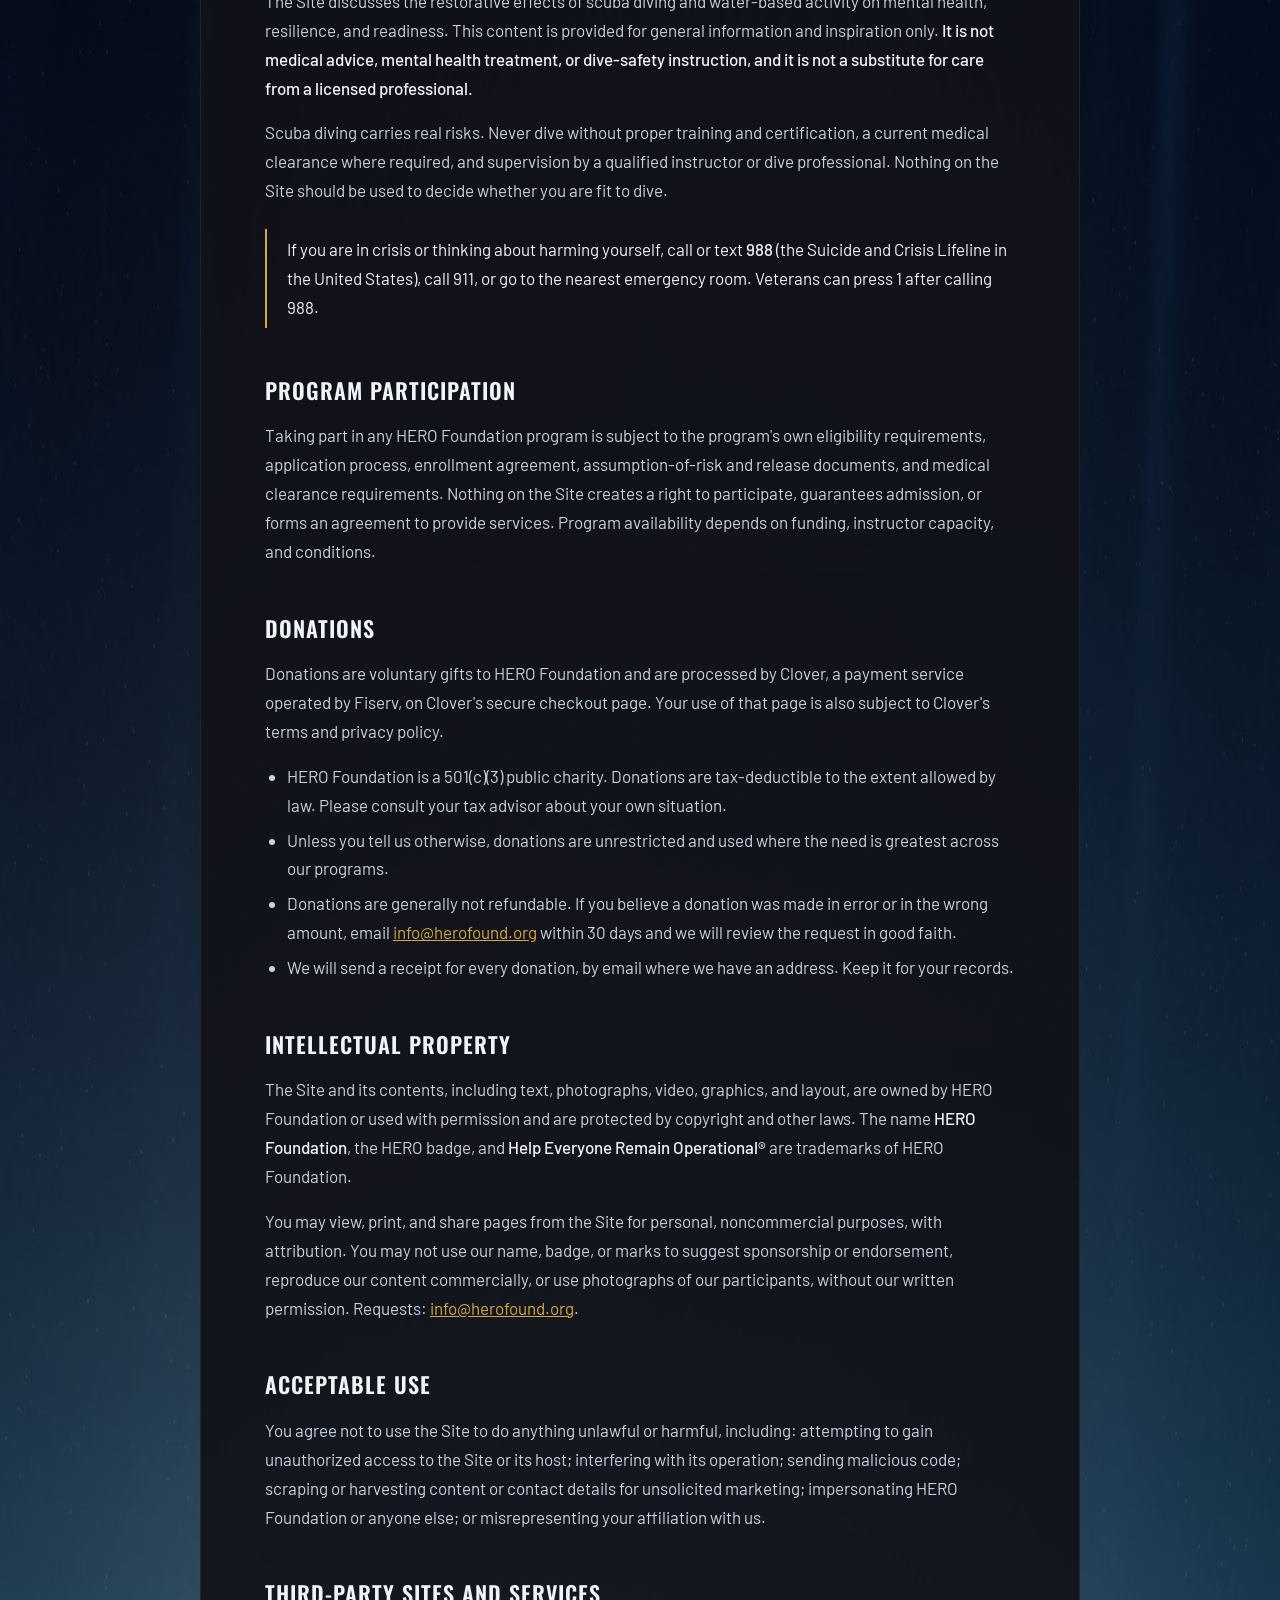
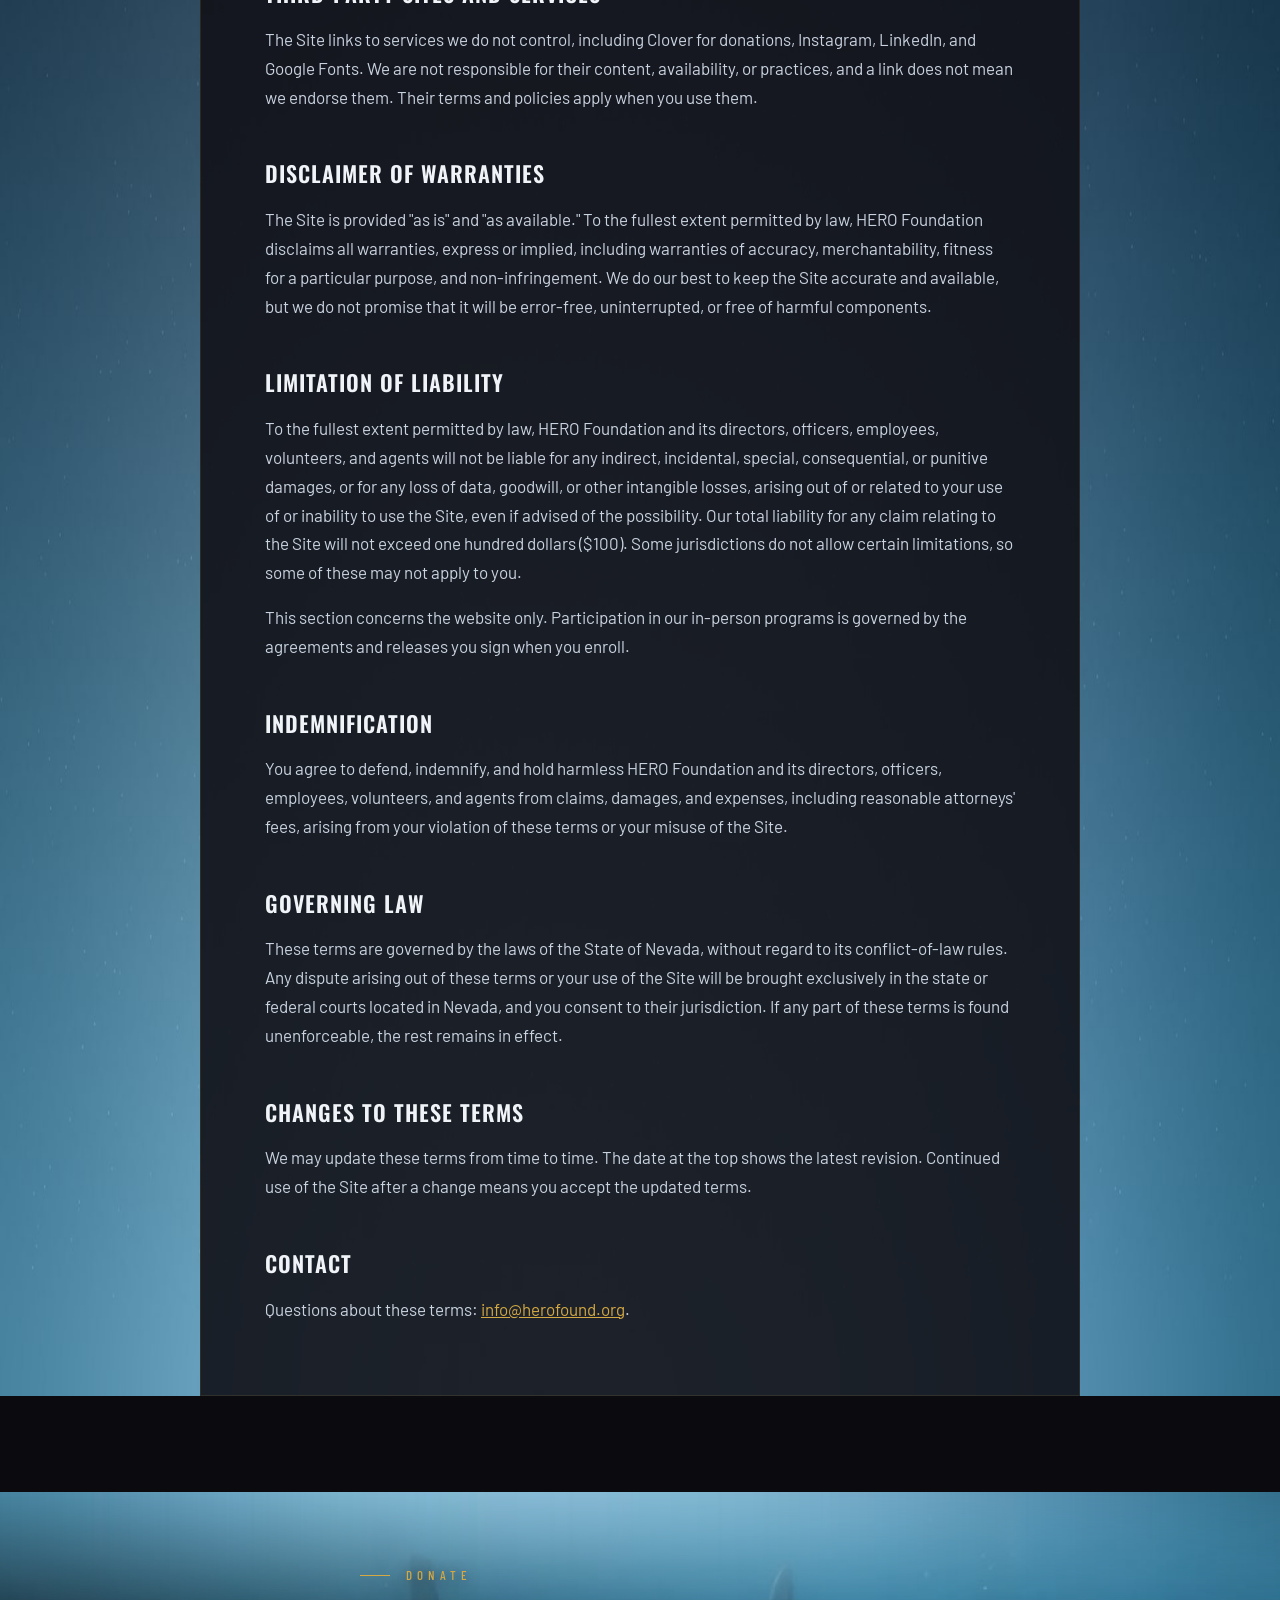
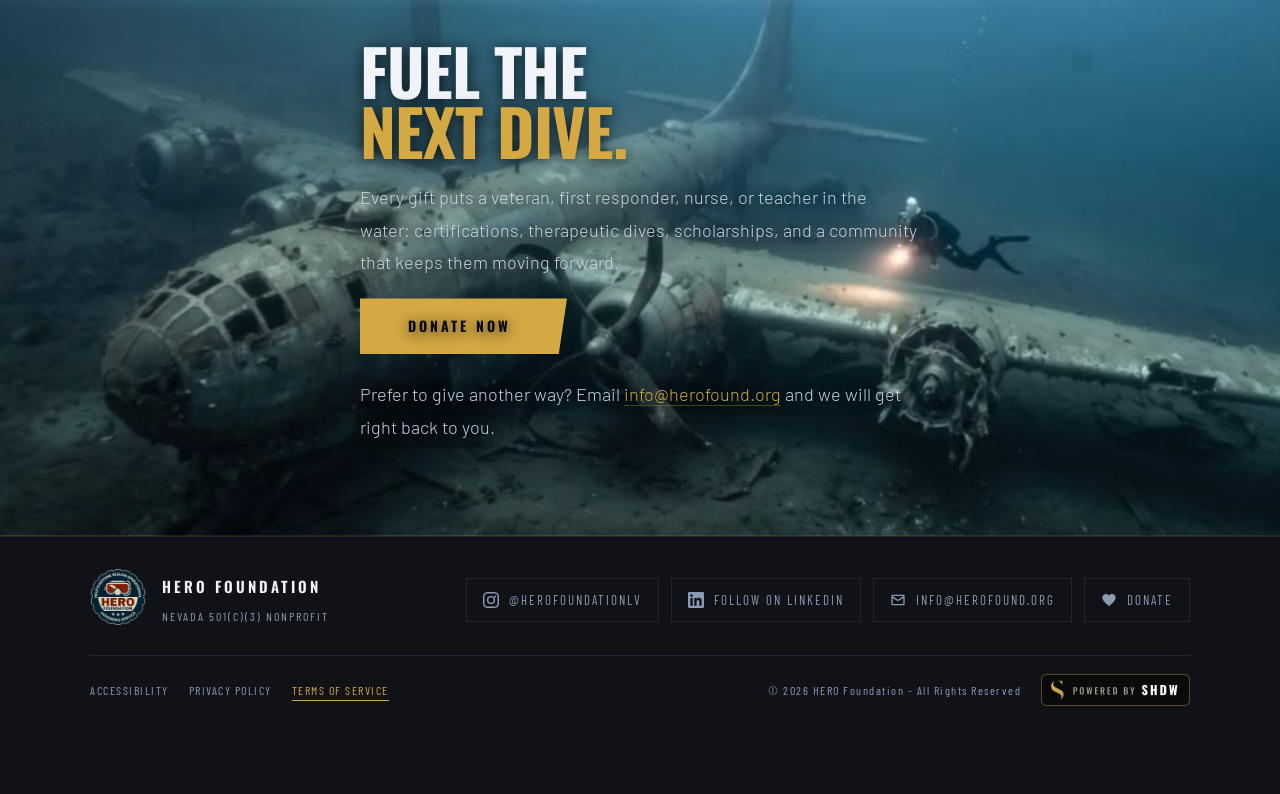
<file: terms-of-service.html>
<!DOCTYPE html>
<html lang="en">
<head>
  <meta charset="UTF-8">
  <meta name="viewport" content="width=device-width, initial-scale=1.0">
  <title>Terms of Service | HERO Foundation, Nevada 501(c)(3)</title>
  <meta name="description" content="Terms for using herofound.org: what the site is for, donations, trademarks, disclaimers, and Nevada governing law. Read them before using the site.">
  <link rel="canonical" href="https://herofound.org/terms-of-service">
  <meta name="robots" content="index, follow">
  <meta name="theme-color" content="#0A0A0F">
  <link rel="icon" href="/favicon.ico" sizes="any">
  <link rel="icon" type="image/png" sizes="32x32" href="/favicon-32.png">
  <link rel="icon" type="image/png" sizes="192x192" href="/favicon-192.png">
  <link rel="apple-touch-icon" href="/apple-touch-icon.png">
  <link rel="manifest" href="/site.webmanifest">
  <meta property="og:type" content="website">
  <meta property="og:site_name" content="HERO Foundation">
  <meta property="og:locale" content="en_US">
  <meta property="og:url" content="https://herofound.org/terms-of-service">
  <meta property="og:title" content="Terms of Service | HERO Foundation, Nevada 501(c)(3)">
  <meta property="og:description" content="Terms for using herofound.org: what the site is for, donations, trademarks, disclaimers, and Nevada governing law. Read them before using the site.">
  <meta property="og:image" content="https://herofound.org/og-image.jpg">
  <meta property="og:image:width" content="1200">
  <meta property="og:image:height" content="630">
  <meta property="og:image:alt" content="Scuba diver carrying an American flag underwater, lit by sunlight from the surface">
  <meta name="twitter:card" content="summary_large_image">
  <meta name="twitter:title" content="Terms of Service | HERO Foundation, Nevada 501(c)(3)">
  <meta name="twitter:description" content="Terms for using herofound.org: what the site is for, donations, trademarks, disclaimers, and Nevada governing law. Read them before using the site.">
  <meta name="twitter:image" content="https://herofound.org/og-image.jpg">
  <script type="application/ld+json">
{
  "@context": "https://schema.org",
  "@graph": [
    {
      "@type": "WebPage",
      "@id": "https://herofound.org/terms-of-service#webpage",
      "url": "https://herofound.org/terms-of-service",
      "name": "Terms of Service | HERO Foundation, Nevada 501(c)(3)",
      "description": "Terms for using herofound.org: what the site is for, donations, trademarks, disclaimers, and Nevada governing law. Read them before using the site.",
      "inLanguage": "en-US",
      "dateModified": "2026-10-14",
      "isPartOf": {
        "@id": "https://herofound.org/#website"
      },
      "about": {
        "@id": "https://herofound.org/#organization"
      },
      "publisher": {
        "@id": "https://herofound.org/#organization"
      },
      "breadcrumb": {
        "@id": "https://herofound.org/terms-of-service#breadcrumb"
      }
    },
    {
      "@type": "BreadcrumbList",
      "@id": "https://herofound.org/terms-of-service#breadcrumb",
      "itemListElement": [
        {
          "@type": "ListItem",
          "position": 1,
          "name": "Home",
          "item": "https://herofound.org/"
        },
        {
          "@type": "ListItem",
          "position": 2,
          "name": "Terms of Service",
          "item": "https://herofound.org/terms-of-service"
        }
      ]
    }
  ]
}
  </script>
  <link rel="preconnect" href="https://fonts.googleapis.com">
  <link rel="preconnect" href="https://fonts.gstatic.com" crossorigin>
  <link href="https://fonts.googleapis.com/css2?family=Oswald:wght@500;600;700&family=Barlow+Condensed:wght@400;500&family=Barlow:wght@400;500&display=swap" rel="stylesheet">
  <link rel="stylesheet" href="/legal.css">
</head>
<body>
  <a class="skip-link" href="#main">Skip to content</a>

  <!-- HERO: the home page's flag-diver hero, shorter, carrying the badge and the page title -->
  <section class="foundation-hero legal-hero">
    <video class="foundation-hero-video" autoplay muted loop playsinline preload="metadata" poster="hero-diver-flag-poster.jpg" aria-hidden="true" tabindex="-1">
      <source src="hero-diver-flag.mp4" type="video/mp4">
    </video>
    <div class="foundation-hero-inner">
      <div class="foundation-hero-copy">
        <a class="site-brand" href="/" aria-label="HERO Foundation home"><picture><source type="image/webp" srcset="hero-foundation-logo-512.webp"><img src="hero-foundation-logo-512.png" alt="HERO Foundation badge: red dive goggles above the words HERO Foundation, Honoring Service" width="140" height="140"></picture></a>
        <div class="f-tag">Using this site</div>
        <h1>Terms of <em>Service</em></h1>
        <p class="legal-updated">Last updated October 14, 2026</p>
        <div class="foundation-hero-actions"><a href="/" class="btn-fund-ghost">Back to the site</a></div>
      </div>
    </div>
  </section>

  <div class="water-column">
  <main id="main" class="legal-main">
    <p class="legal-lead">These terms cover your use of this website. They are deliberately plain. If anything is unclear, email us and we will explain it.</p>
    <nav class="legal-toc" aria-label="On this page"><strong>On this page</strong><ul><li><a href="#acceptance">Acceptance of these terms</a></li><li><a href="#about">About this website</a></li><li><a href="#not-advice">Not medical, mental health, or dive-safety advice</a></li><li><a href="#programs">Program participation</a></li><li><a href="#donations">Donations</a></li><li><a href="#intellectual-property">Intellectual property</a></li><li><a href="#acceptable-use">Acceptable use</a></li><li><a href="#third-party">Third-party sites and services</a></li><li><a href="#disclaimer">Disclaimer of warranties</a></li><li><a href="#liability">Limitation of liability</a></li><li><a href="#indemnification">Indemnification</a></li><li><a href="#governing-law">Governing law</a></li><li><a href="#changes">Changes to these terms</a></li><li><a href="#contact">Contact</a></li></ul></nav>

      <h2 id="acceptance">Acceptance of these terms</h2>
      <p>By using <strong>herofound.org</strong> (the "Site"), you agree to these Terms of Service and to our <a href="/privacy-policy">Privacy Policy</a>. If you do not agree, please do not use the Site. "HERO Foundation," "we," "us," and "our" mean HERO Foundation, a Nevada nonprofit corporation recognized as a 501(c)(3) public charity.</p>

      <h2 id="about">About this website</h2>
      <p>The Site describes HERO Foundation's mission and programs, tells the stories of the people we serve, and offers ways to donate, volunteer, and partner with us. Everything on the Site is general information about the Foundation. Our programs are delivered in person, by qualified instructors, under separate enrollment agreements.</p>

      <h2 id="not-advice">Not medical, mental health, or dive-safety advice</h2>
      <p>The Site discusses the restorative effects of scuba diving and water-based activity on mental health, resilience, and readiness. This content is provided for general information and inspiration only. <strong>It is not medical advice, mental health treatment, or dive-safety instruction, and it is not a substitute for care from a licensed professional.</strong></p>
      <p>Scuba diving carries real risks. Never dive without proper training and certification, a current medical clearance where required, and supervision by a qualified instructor or dive professional. Nothing on the Site should be used to decide whether you are fit to dive.</p>
      <div class="legal-note"><p>If you are in crisis or thinking about harming yourself, call or text <strong>988</strong> (the Suicide and Crisis Lifeline in the United States), call 911, or go to the nearest emergency room. Veterans can press 1 after calling 988.</p></div>

      <h2 id="programs">Program participation</h2>
      <p>Taking part in any HERO Foundation program is subject to the program's own eligibility requirements, application process, enrollment agreement, assumption-of-risk and release documents, and medical clearance requirements. Nothing on the Site creates a right to participate, guarantees admission, or forms an agreement to provide services. Program availability depends on funding, instructor capacity, and conditions.</p>

      <h2 id="donations">Donations</h2>
      <p>Donations are voluntary gifts to HERO Foundation and are processed by Clover, a payment service operated by Fiserv, on Clover's secure checkout page. Your use of that page is also subject to Clover's terms and privacy policy.</p>
      <ul>
        <li>HERO Foundation is a 501(c)(3) public charity. Donations are tax-deductible to the extent allowed by law. Please consult your tax advisor about your own situation.</li>
        <li>Unless you tell us otherwise, donations are unrestricted and used where the need is greatest across our programs.</li>
        <li>Donations are generally not refundable. If you believe a donation was made in error or in the wrong amount, email <a href="mailto:info@herofound.org">info@herofound.org</a> within 30 days and we will review the request in good faith.</li>
        <li>We will send a receipt for every donation, by email where we have an address. Keep it for your records.</li>
      </ul>

      <h2 id="intellectual-property">Intellectual property</h2>
      <p>The Site and its contents, including text, photographs, video, graphics, and layout, are owned by HERO Foundation or used with permission and are protected by copyright and other laws. The name <strong>HERO Foundation</strong>, the HERO badge, and <strong>Help Everyone Remain Operational&reg;</strong> are trademarks of HERO Foundation.</p>
      <p>You may view, print, and share pages from the Site for personal, noncommercial purposes, with attribution. You may not use our name, badge, or marks to suggest sponsorship or endorsement, reproduce our content commercially, or use photographs of our participants, without our written permission. Requests: <a href="mailto:info@herofound.org">info@herofound.org</a>.</p>

      <h2 id="acceptable-use">Acceptable use</h2>
      <p>You agree not to use the Site to do anything unlawful or harmful, including: attempting to gain unauthorized access to the Site or its host; interfering with its operation; sending malicious code; scraping or harvesting content or contact details for unsolicited marketing; impersonating HERO Foundation or anyone else; or misrepresenting your affiliation with us.</p>

      <h2 id="third-party">Third-party sites and services</h2>
      <p>The Site links to services we do not control, including Clover for donations, Instagram, LinkedIn, and Google Fonts. We are not responsible for their content, availability, or practices, and a link does not mean we endorse them. Their terms and policies apply when you use them.</p>

      <h2 id="disclaimer">Disclaimer of warranties</h2>
      <p>The Site is provided "as is" and "as available." To the fullest extent permitted by law, HERO Foundation disclaims all warranties, express or implied, including warranties of accuracy, merchantability, fitness for a particular purpose, and non-infringement. We do our best to keep the Site accurate and available, but we do not promise that it will be error-free, uninterrupted, or free of harmful components.</p>

      <h2 id="liability">Limitation of liability</h2>
      <p>To the fullest extent permitted by law, HERO Foundation and its directors, officers, employees, volunteers, and agents will not be liable for any indirect, incidental, special, consequential, or punitive damages, or for any loss of data, goodwill, or other intangible losses, arising out of or related to your use of or inability to use the Site, even if advised of the possibility. Our total liability for any claim relating to the Site will not exceed one hundred dollars ($100). Some jurisdictions do not allow certain limitations, so some of these may not apply to you.</p>
      <p>This section concerns the website only. Participation in our in-person programs is governed by the agreements and releases you sign when you enroll.</p>

      <h2 id="indemnification">Indemnification</h2>
      <p>You agree to defend, indemnify, and hold harmless HERO Foundation and its directors, officers, employees, volunteers, and agents from claims, damages, and expenses, including reasonable attorneys' fees, arising from your violation of these terms or your misuse of the Site.</p>

      <h2 id="governing-law">Governing law</h2>
      <p>These terms are governed by the laws of the State of Nevada, without regard to its conflict-of-law rules. Any dispute arising out of these terms or your use of the Site will be brought exclusively in the state or federal courts located in Nevada, and you consent to their jurisdiction. If any part of these terms is found unenforceable, the rest remains in effect.</p>

      <h2 id="changes">Changes to these terms</h2>
      <p>We may update these terms from time to time. The date at the top shows the latest revision. Continued use of the Site after a change means you accept the updated terms.</p>

      <h2 id="contact">Contact</h2>
      <p>Questions about these terms: <a href="mailto:info@herofound.org">info@herofound.org</a>.</p>

  </main>
  </div>

  <!-- DONATE: the home page's B-29 block -->
  <section class="f-section donate-section" id="donate">
    <video class="donate-video" autoplay muted loop playsinline preload="metadata" poster="donate-wreck-poster.jpg" aria-hidden="true" tabindex="-1">
      <source src="donate-wreck.mp4" type="video/mp4">
    </video>
    <div class="f-wrap">
      <div class="donate-copy">
          <div class="f-tag">Donate</div>
          <h2>FUEL THE<br><em>NEXT DIVE.</em></h2>
          <p>Every gift puts a veteran, first responder, nurse, or teacher in the water: certifications, therapeutic dives, scholarships, and a community that keeps them moving forward.</p>
          <div class="donate-actions">
            <a href="https://link.clover.com/urlshortener/wZVcKj" class="btn-gold" target="_blank" rel="noopener">Donate Now</a>
          </div>
          <p class="donate-alt">Prefer to give another way? Email <a href="mailto:info@herofound.org">info@herofound.org</a> and we will get right back to you.</p>
      </div>
    </div>
  </section>

  <footer class="foundation-footer">
    <div class="footer-wrap">
      <div class="footer-brand"><picture><source type="image/webp" srcset="hero-foundation-logo-512.webp"><img class="footer-logo" src="hero-foundation-logo-512.png" alt="" width="56" height="56"></picture><div>HERO Foundation<span>Nevada 501(c)(3) Nonprofit</span></div></div>
      <div class="footer-links">
        <a href="https://www.instagram.com/herofoundationlv/" class="footer-link" target="_blank" rel="noopener"><svg viewBox="0 0 24 24" aria-hidden="true"><path d="M12 2.16c3.2 0 3.58.01 4.85.07 1.17.05 1.8.25 2.23.41.56.22.96.48 1.38.9.42.42.68.82.9 1.38.16.42.36 1.06.41 2.23.06 1.27.07 1.65.07 4.85s-.01 3.58-.07 4.85c-.05 1.17-.25 1.8-.41 2.23-.22.56-.48.96-.9 1.38-.42.42-.82.68-1.38.9-.42.16-1.06.36-2.23.41-1.27.06-1.65.07-4.85.07s-3.58-.01-4.85-.07c-1.17-.05-1.8-.25-2.23-.41a3.7 3.7 0 0 1-1.38-.9 3.7 3.7 0 0 1-.9-1.38c-.16-.42-.36-1.06-.41-2.23C2.17 15.58 2.16 15.2 2.16 12s.01-3.58.07-4.85c.05-1.17.25-1.8.41-2.23.22-.56.48-.96.9-1.38.42-.42.82-.68 1.38-.9.42-.16 1.06-.36 2.23-.41C8.42 2.17 8.8 2.16 12 2.16M12 0C8.74 0 8.33.01 7.05.07 5.78.13 4.9.33 4.14.63a5.9 5.9 0 0 0-2.13 1.38A5.9 5.9 0 0 0 .63 4.14C.33 4.9.13 5.78.07 7.05.01 8.33 0 8.74 0 12s.01 3.67.07 4.95c.06 1.27.26 2.15.56 2.91.31.79.72 1.46 1.38 2.13a5.9 5.9 0 0 0 2.13 1.38c.76.3 1.64.5 2.91.56C8.33 23.99 8.74 24 12 24s3.67-.01 4.95-.07c1.27-.06 2.15-.26 2.91-.56a5.9 5.9 0 0 0 2.13-1.38 5.9 5.9 0 0 0 1.38-2.13c.3-.76.5-1.64.56-2.91.06-1.28.07-1.69.07-4.95s-.01-3.67-.07-4.95c-.06-1.27-.26-2.15-.56-2.91a5.9 5.9 0 0 0-1.38-2.13A5.9 5.9 0 0 0 19.86.63C19.1.33 18.22.13 16.95.07 15.67.01 15.26 0 12 0zm0 5.84A6.16 6.16 0 1 0 12 18.16 6.16 6.16 0 0 0 12 5.84zM12 16a4 4 0 1 1 0-8 4 4 0 0 1 0 8zm6.4-10.85a1.44 1.44 0 1 0 0 2.88 1.44 1.44 0 0 0 0-2.88z"/></svg>@herofoundationlv</a>
        <a href="https://www.linkedin.com/company/hero-foundation" class="footer-link" target="_blank" rel="noopener"><svg viewBox="0 0 24 24" aria-hidden="true"><path d="M20.45 20.45h-3.56v-5.57c0-1.33-.02-3.04-1.85-3.04-1.85 0-2.13 1.45-2.13 2.94v5.67H9.35V9h3.41v1.56h.05c.48-.9 1.64-1.85 3.37-1.85 3.6 0 4.27 2.37 4.27 5.46v6.28zM5.34 7.43a2.06 2.06 0 1 1 0-4.13 2.06 2.06 0 0 1 0 4.13zM7.12 20.45H3.56V9h3.56v11.45zM22.22 0H1.77C.79 0 0 .77 0 1.73v20.54C0 23.23.79 24 1.77 24h20.45c.98 0 1.78-.77 1.78-1.73V1.73C24 .77 23.2 0 22.22 0z"/></svg>Follow on LinkedIn</a>
        <a href="mailto:info@herofound.org" class="footer-link"><svg viewBox="0 0 24 24" aria-hidden="true"><path d="M20 4H4a2 2 0 0 0-2 2v12a2 2 0 0 0 2 2h16a2 2 0 0 0 2-2V6a2 2 0 0 0-2-2zm0 2v.51l-8 5-8-5V6h16zM4 18V8.83l8 5 8-5V18H4z"/></svg>info@herofound.org</a>
        <a href="https://link.clover.com/urlshortener/wZVcKj" class="footer-link" target="_blank" rel="noopener"><svg viewBox="0 0 24 24" fill="currentColor" aria-hidden="true"><path d="M12 21.35l-1.45-1.32C5.4 15.36 2 12.28 2 8.5 2 5.42 4.42 3 7.5 3c1.74 0 3.41.81 4.5 2.09C13.09 3.81 14.76 3 16.5 3 19.58 3 22 5.42 22 8.5c0 3.78-3.4 6.86-8.55 11.54L12 21.35z"/></svg>Donate</a>
      </div>
    </div>
    <div class="footer-bottom">
      <nav class="footer-legal" aria-label="Legal">
        <a href="/accessibility">Accessibility</a>
        <a href="/privacy-policy">Privacy Policy</a>
        <a href="/terms-of-service" aria-current="page">Terms of Service</a>
      </nav>
      <div class="footer-meta">
        <div class="footer-copy">&copy; 2026 HERO Foundation - All Rights Reserved</div>
        <a class="footer-badge" href="https://www.shdw.com" title="Powered by SHDW" target="_blank" rel="noopener"><img src="/powered-by-shdw-compact-dark.png" srcset="/powered-by-shdw-compact-dark.png 1x, /powered-by-shdw-compact-dark@2x.png 2x" alt="Powered by SHDW" width="149" height="32" loading="lazy" decoding="async"></a>
      </div>
    </div>
  </footer>
<script src="/motion.js"></script>
</body>
</html>
</file>
<file: cursor.css>
/* Underwater pointer for herofound.org: a slim diver-down pennant in the site's palette (gold pole,
   badge red, cream diagonal). Over links and buttons the flag turns gold, like the site's hover states.
   Applied only on devices with a real pointer; phones and tablets never show a cursor. Hotspot is the
   pole tip (5,1). PNGs are drawn at 32px (1x) and 64px (2x); browsers ignore larger cursors. */
@media (hover: hover) and (pointer: fine) {
  html, body {
    cursor: url('/cursor-flag.png') 5 1, auto;
    cursor: -webkit-image-set(url('/cursor-flag.png') 1x, url('/cursor-flag@2x.png') 2x) 5 1, auto;
    cursor: image-set(url('/cursor-flag.png') 1x, url('/cursor-flag@2x.png') 2x) 5 1, auto;
  }
  a, button, [role="button"], summary, label,
  .coverflow-stage, .cf-card, .cf-dot, .cf-arrow, .donate-fab-link, .donate-fab-qr-btn {
    cursor: url('/cursor-flag-gold.png') 5 1, pointer;
    cursor: -webkit-image-set(url('/cursor-flag-gold.png') 1x, url('/cursor-flag-gold@2x.png') 2x) 5 1, pointer;
    cursor: image-set(url('/cursor-flag-gold.png') 1x, url('/cursor-flag-gold@2x.png') 2x) 5 1, pointer;
  }
}
</file>
<file: legal.css>
/* Shell for the Accessibility, Privacy Policy, and Terms of Service pages.
   The hero, water column, Donate block, and buttons reuse the home page's class names and
   their rules are copied in below the marker by tools/sync_legal_css.py. Everything above
   the marker is hand-written. The footer block must match the footer in index.html. */
:root {
  --white: #f0f4f8;
  --fog: #8a9bb5;
  --gold: #D4A843;
  --gold-dim: rgba(212,168,67,0.15);
  --gold-glow: rgba(212,168,67,0.08);
  --fund-dark: #0A0A0F;
  --fund-deep: #111118;
  --fund-card: #141420;
  --fund-border: rgba(212,168,67,0.12);
}
* { box-sizing: border-box; }
html { scroll-behavior: smooth; }
body {
  margin: 0; background: var(--fund-dark); color: var(--white);
  font-family: 'Barlow', sans-serif; font-size: 17px; line-height: 1.7;
  -webkit-font-smoothing: antialiased; overflow-x: hidden;
}
a { color: var(--gold); }
a:hover { color: var(--white); }
a:focus-visible { outline: 2px solid var(--gold); outline-offset: 3px; }

.skip-link {
  position: absolute; left: -999px; top: 8px; z-index: 1000;
  background: var(--gold); color: #0A0A0F; padding: 10px 16px; text-decoration: none;
  font-family: 'Oswald', sans-serif; font-size: 12px; letter-spacing: 2px; text-transform: uppercase;
}
.skip-link:focus { left: 8px; }
html { scroll-padding-bottom: 96px; }

/* >>> synced from index.html by tools/sync_legal_css.py; do not edit by hand */
/* Class names are the same as on the home page so these rules apply unchanged. */
.foundation-hero {
  min-height: 78vh;
  display: flex; align-items: center; justify-content: center;
  text-align: left; padding: 88px 48px 72px;
  position: relative; overflow: hidden;
  /* Poster frame sits under the looping video so the hero is never blank. */
  background: url('hero-diver-flag-poster.jpg') center 32% / cover no-repeat #060609;
}
.foundation-hero-video {
  position: absolute; inset: 0; z-index: 0;
  width: 100%; height: 100%;
  object-fit: cover; object-position: center 32%;
  pointer-events: none;
}
.foundation-hero::before {
  content: ''; position: absolute; inset: 0; z-index: 1; pointer-events: none;
  background:
    linear-gradient(90deg, rgba(6,6,9,0.68) 0%, rgba(6,6,9,0.34) 38%, rgba(6,6,9,0) 66%),
    linear-gradient(180deg, rgba(6,6,9,0.10) 0%, rgba(10,10,15,0) 35%, rgba(10,10,15,0) 80%, #040c1f 100%);
}
.foundation-hero-inner { width: 100%; max-width: 1100px; position: relative; z-index: 2; }
.foundation-hero-copy { max-width: 760px; text-shadow: 0 2px 14px rgba(0,0,0,0.7); }
.site-brand { display: block; width: max-content; margin-bottom: 24px; line-height: 0; }
.site-brand img { width: 140px; height: 140px; display: block; filter: drop-shadow(0 6px 18px rgba(0,0,0,0.5)); }
.foundation-hero h1 {
  font-family: 'Oswald', sans-serif; font-weight: 700;
  font-size: clamp(48px, 6.6vw, 92px);
  line-height: 0.9; text-transform: uppercase; letter-spacing: -2px; margin-bottom: 28px;
}
.foundation-hero h1 em { font-style: normal; color: var(--gold); }
.foundation-hero-sub {
  font-weight: 300; font-size: 20px; line-height: 1.7;
  color: var(--fog); max-width: 640px; margin: 0 0 36px;
}
.foundation-hero-actions { display: flex; gap: 16px; justify-content: flex-start; flex-wrap: wrap; }
.btn-gold {
  display: inline-block; padding: 16px 48px;
  background: var(--gold); color: #0A0A0F;
  font-family: 'Oswald', sans-serif; font-weight: 700;
  font-size: 14px; letter-spacing: 3px; text-transform: uppercase;
  text-decoration: none; transition: all 0.3s ease;
  clip-path: polygon(0 0, 100% 0, 96% 100%, 0 100%); padding-right: 56px;
}
.btn-gold:hover { background: #e8ba50; transform: translateY(-2px); box-shadow: 0 8px 32px rgba(212,168,67,0.3); color: #0A0A0F; }
.btn-fund-ghost {
  display: inline-block; padding: 16px 36px;
  background: transparent; color: var(--white);
  font-family: 'Barlow Condensed', sans-serif; font-weight: 500;
  font-size: 14px; letter-spacing: 3px; text-transform: uppercase;
  text-decoration: none; border: 1px solid rgba(240,244,248,0.2); transition: all 0.3s ease;
}
.btn-fund-ghost:hover { border-color: var(--gold); color: var(--gold); background: var(--gold-glow); }
.f-section { padding: 72px 48px; position: relative; overflow: hidden; }
.f-wrap { max-width: 1100px; margin: 0 auto; position: relative; z-index: 5; }
.f-tag {
  font-family: 'Barlow Condensed', sans-serif; font-weight: 500;
  font-size: 13px; letter-spacing: 5px; text-transform: uppercase;
  color: var(--gold); display: flex; align-items: center; gap: 16px; margin-bottom: 16px;
}
.f-tag::before { content: ''; width: 30px; height: 1px; background: var(--gold); }
.f-section h2, .programs-section h2 {
  font-family: 'Oswald', sans-serif; font-weight: 700;
  font-size: clamp(36px, 5vw, 68px); line-height: 0.95;
  text-transform: uppercase; letter-spacing: -1px; margin-bottom: 20px;
}
.f-section h2 em, .programs-section h2 em { font-style: normal; color: var(--gold); }
.f-section p, .programs-content > p {
  font-weight: 300; font-size: 18px; line-height: 1.8;
  color: var(--fog); max-width: 680px; margin-bottom: 20px;
}
.f-section p strong { color: var(--white); font-weight: 500; }
.water-column {
  position: relative;
  background: url('water-column.jpg') center / 100% 100% no-repeat #040c1f;
}
.donate-section {
  /* Poster frame sits under the looping video so the section is never blank. */
  background: url('donate-wreck-poster.jpg') left 45% / 125% auto no-repeat var(--fund-dark);
  border-bottom: 1px solid var(--fund-border);
}
.donate-section { min-height: 440px; display: flex; align-items: center; }
.donate-video {
  position: absolute; inset: 0; z-index: 0;
  /* Clip is mirrored; running it 125% wide from the left edge puts the diver in the clear right third. */
  width: 125%; height: 100%;
  object-fit: cover; object-position: left 45%;
  pointer-events: none;
}
.donate-section::before {
  content: ''; position: absolute; inset: 0; z-index: 1; pointer-events: none;
  background:
    linear-gradient(90deg, rgba(10,10,15,0.38) 0%, rgba(10,10,15,0.18) 38%, rgba(10,10,15,0) 66%);
}
.donate-section::after {
  content: ''; position: absolute; left: 0; right: 0; top: 0; height: 120px; z-index: 1; pointer-events: none;
  background: url('water-column-edge.jpg') center top / 100% 100% no-repeat;
  -webkit-mask-image: linear-gradient(180deg, #000 0%, rgba(0,0,0,0) 100%);
  mask-image: linear-gradient(180deg, #000 0%, rgba(0,0,0,0) 100%);
}
.donate-copy { position: relative; text-shadow: 0 2px 14px rgba(0,0,0,0.75); }
.donate-copy p { max-width: 560px; color: #c9d2df; }
.donate-actions { display: flex; gap: 16px; flex-wrap: wrap; align-items: center; margin-top: 8px; }
.donate-alt { font-size: 15px; margin: 24px 0 0; }
.donate-alt a { color: var(--gold); text-decoration: none; border-bottom: 1px solid rgba(212,168,67,0.35); }
.donate-alt a:hover { color: var(--white); border-color: var(--white); }
/* <<< end of synced rules */

/* Hero: the home-page hero, shorter, carrying the badge and the page title. */
.foundation-hero.legal-hero { min-height: 54vh; padding: 72px 48px 64px; }
.foundation-hero.legal-hero h1 { font-size: clamp(40px, 5.8vw, 78px); margin-bottom: 14px; }
.legal-updated {
  font-family: 'Barlow Condensed', sans-serif; font-size: 13px; letter-spacing: 2px;
  text-transform: uppercase; color: var(--fog); margin: 0 0 28px;
}

/* Body copy: a card over the water column so the text stays readable on the bright base. */
.legal-main {
  max-width: 880px; margin: 72px auto 96px; padding: 56px 64px;
  background: rgba(17,17,24,0.9); border: 1px solid var(--fund-border);
  position: relative; z-index: 2;
}
.legal-lead { font-size: 19px; color: var(--white); }
.legal-main h2 {
  font-family: 'Oswald', sans-serif; font-weight: 600; font-size: 22px; letter-spacing: 1px;
  text-transform: uppercase; margin: 44px 0 12px; color: var(--white);
}
.legal-main h3 { font-family: 'Oswald', sans-serif; font-weight: 500; font-size: 17px; letter-spacing: 1px; text-transform: uppercase; margin: 28px 0 8px; }
.legal-main p, .legal-main li { color: #c9d2df; }
.legal-main p { margin: 0 0 16px; }
.legal-main ul { padding-left: 22px; margin: 0 0 16px; }
.legal-main li { margin: 6px 0; }
.legal-main strong { color: var(--white); font-weight: 500; }
.legal-note { border-left: 2px solid var(--gold); padding: 6px 0 6px 20px; margin: 24px 0; }
.legal-note p { color: var(--white); margin: 0; }
.legal-toc { border: 1px solid var(--fund-border); background: var(--fund-card); padding: 20px 24px; margin: 0 0 40px; }
.legal-toc strong { display: block; font-family: 'Barlow Condensed', sans-serif; font-size: 12px; letter-spacing: 3px; text-transform: uppercase; color: var(--gold); margin-bottom: 8px; }
.legal-toc ul { margin: 0; padding-left: 18px; columns: 2; column-gap: 32px; }
.legal-toc li { margin: 3px 0; break-inside: avoid; }
.legal-toc a { color: #c9d2df; text-decoration: none; }
.legal-toc a:hover { color: var(--gold); }

@media (prefers-reduced-motion: reduce) {
  .foundation-hero-video, .donate-video { display: none; }
}

/* Footer: keep identical to the footer in index.html */
.foundation-footer { border-top: 1px solid var(--fund-border); background: var(--fund-deep); padding: 32px 48px 88px; }
.footer-wrap {
  max-width: 1100px; margin: 0 auto;
  display: flex; justify-content: space-between; align-items: center; gap: 24px; flex-wrap: wrap;
}
.footer-brand {
  font-family: 'Oswald', sans-serif; font-weight: 600; font-size: 15px;
  letter-spacing: 3px; text-transform: uppercase; color: var(--white);
  display: flex; align-items: center; gap: 16px;
}
.footer-logo { width: 56px; height: 56px; flex: none; }
.footer-brand span {
  display: block; font-family: 'Barlow Condensed', sans-serif; font-weight: 400;
  font-size: 12px; letter-spacing: 2px; color: var(--fog); margin-top: 6px;
}
.footer-links { display: flex; align-items: center; gap: 12px; flex-wrap: wrap; }
.footer-link {
  display: inline-flex; align-items: center; gap: 10px;
  font-family: 'Barlow Condensed', sans-serif; font-size: 13px; letter-spacing: 2px;
  text-transform: uppercase; color: var(--fog); text-decoration: none;
  border: 1px solid var(--fund-border); padding: 10px 16px; transition: all 0.3s ease;
}
.footer-link:hover { color: var(--gold); border-color: var(--gold); background: var(--gold-glow); }
.footer-link svg { width: 16px; height: 16px; fill: currentColor; }
.footer-bottom {
  max-width: 1100px; margin: 24px auto 0; padding-top: 18px; border-top: 1px solid var(--fund-border);
  display: flex; justify-content: space-between; align-items: center; gap: 12px 24px; flex-wrap: wrap;
}
.footer-legal { display: flex; gap: 20px; flex-wrap: wrap; }
.footer-legal a {
  font-family: 'Barlow Condensed', sans-serif; font-size: 12px; letter-spacing: 1.5px; text-transform: uppercase;
  color: var(--fog); text-decoration: none; border-bottom: 1px solid transparent; transition: all 0.3s ease;
}
.footer-legal a:hover, .footer-legal a[aria-current="page"] { color: var(--gold); border-color: var(--gold); }
.footer-copy { font-family: 'Barlow Condensed', sans-serif; font-size: 12px; letter-spacing: 1.5px; color: var(--fog); margin: 0; }
.footer-meta { display: flex; align-items: center; gap: 12px 20px; flex-wrap: wrap; }
.footer-badge { display: inline-flex; flex: none; line-height: 0; border-radius: 5px; }
.footer-badge img { display: block; width: 149px; height: 32px; }

/* Phone overrides, mirroring the home page's 768px rules for the same blocks. */
@media (max-width: 768px) {
  .foundation-hero.legal-hero { padding: 64px 24px 48px; }
  .foundation-hero {
    text-align: center;
    background: url('hero-diver-flag-poster.jpg') 72% 30% / cover no-repeat #060609;
  }
  .foundation-hero-video { object-position: 72% 30%; }
  .foundation-hero::before {
    background:
      linear-gradient(180deg, rgba(6,6,9,0.46) 0%, rgba(6,6,9,0.40) 50%, rgba(10,10,15,0.78) 88%, #040c1f 100%);
  }
  .foundation-hero-copy { max-width: none; }
  .site-brand { margin: 0 auto 18px; }
  .site-brand img { width: 104px; height: 104px; }
  .f-tag { justify-content: center; }
  .foundation-hero-actions { justify-content: center; }
  .legal-main { margin: 40px 16px 64px; padding: 32px 22px; }
  .legal-toc ul { columns: 1; }
  .f-section { padding: 48px 24px; }
  .donate-section {
    background: url('donate-wreck-poster.jpg') 41% center / cover no-repeat var(--fund-dark);
  }
  .donate-video { width: 100%; object-position: 41% center; }
  .donate-section::before {
    background:
      linear-gradient(180deg, rgba(10,10,15,0.08) 0%, rgba(10,10,15,0.05) 50%, rgba(10,10,15,0.50) 100%);
  }
  .foundation-footer { padding: 32px 24px 88px; }
  .footer-wrap, .footer-bottom { flex-direction: column; align-items: flex-start; }
}
</file>
